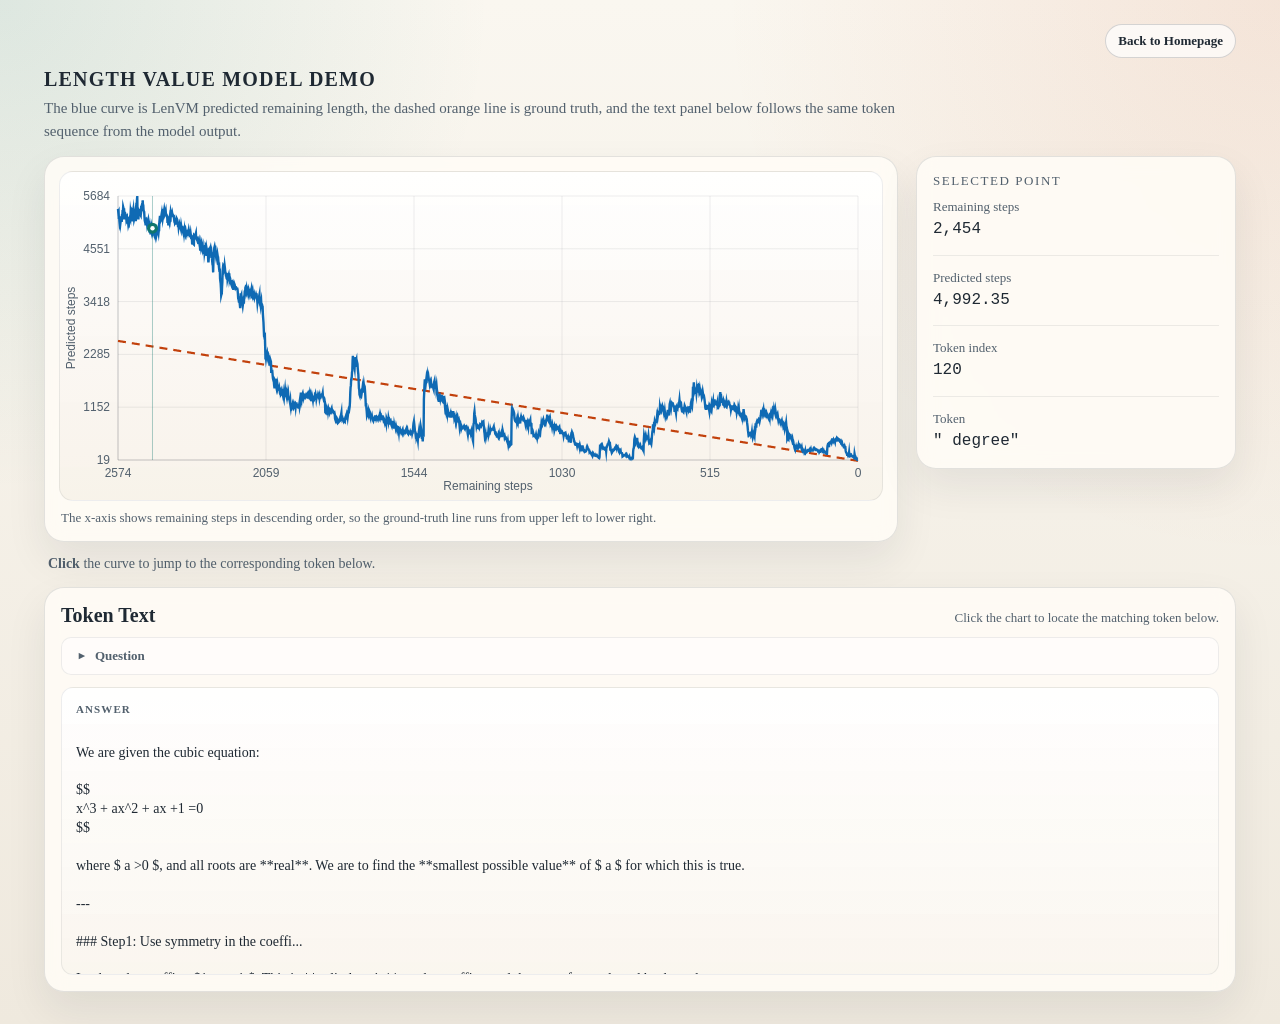
<file: demo/index.html>
<!doctype html>
<html lang="en">
<head>
  <meta charset="utf-8">
  <meta name="viewport" content="width=device-width, initial-scale=1">
  <title>Length Value Model Demo</title>
  <style>
    :root {
      --panel: rgba(255, 252, 246, 0.88);
      --ink: #1f2933;
      --muted: #52606d;
      --curve: #0f6ab4;
      --truth: #c2410c;
      --active: #fde68a;
      --near: #fff7d6;
      --border: rgba(31, 41, 51, 0.12);
    }
    * { box-sizing: border-box; }
    body {
      margin: 0;
      font-family: "Iowan Old Style", "Palatino Linotype", "Book Antiqua", serif;
      color: var(--ink);
      background:
        radial-gradient(circle at top left, rgba(15, 118, 110, 0.12), transparent 30%),
        radial-gradient(circle at top right, rgba(194, 65, 12, 0.10), transparent 34%),
        linear-gradient(180deg, #faf7f0 0%, #efe9de 100%);
    }
    .page {
      max-width: 1240px;
      margin: 0 auto;
      padding: 24px 24px 32px;
    }
    .hero { margin-bottom: 14px; }
    .top-actions {
      display: flex;
      justify-content: flex-end;
      margin-bottom: 10px;
    }
    .back-link {
      display: inline-flex;
      align-items: center;
      gap: 8px;
      padding: 8px 12px;
      border-radius: 999px;
      border: 1px solid rgba(31, 41, 51, 0.18);
      color: var(--ink);
      background: rgba(255, 255, 255, 0.7);
      text-decoration: none;
      font-size: 13px;
      font-weight: 600;
    }
    .back-link:hover { background: rgba(255, 255, 255, 0.95); }
    .eyebrow {
      font-size: 20px;
      letter-spacing: 0.06em;
      text-transform: uppercase;
      font-weight: 800;
      color: var(--ink);
      margin-bottom: 6px;
    }
    .subtitle {
      max-width: 900px;
      margin-top: 0;
      color: var(--muted);
      font-size: 15px;
      line-height: 1.5;
    }
    .layout {
      display: grid;
      grid-template-columns: minmax(0, 1.1fr) 320px;
      gap: 18px;
      align-items: start;
    }
    .panel {
      background: var(--panel);
      border: 1px solid var(--border);
      border-radius: 20px;
      box-shadow: 0 18px 40px rgba(31, 41, 51, 0.08);
      backdrop-filter: blur(10px);
    }
    .chart-panel { padding: 14px; }
    .chart-frame {
      position: relative;
      width: 100%;
      aspect-ratio: 2.5 / 1;
      border-radius: 14px;
      overflow: hidden;
      background: linear-gradient(180deg, rgba(255, 255, 255, 0.9), rgba(247, 242, 233, 0.92));
      border: 1px solid rgba(31, 41, 51, 0.08);
    }
    #chart { width: 100%; height: 100%; display: block; }
    .chart-note {
      margin: 8px 2px 0;
      color: var(--muted);
      font-size: 13px;
      line-height: 1.45;
    }
    .middle-note {
      margin: 12px 4px;
      color: var(--muted);
      font-size: 14px;
      line-height: 1.45;
    }
    .side-panel { padding: 16px; position: sticky; top: 14px; }
    .side-title {
      font-size: 13px;
      letter-spacing: 0.12em;
      text-transform: uppercase;
      color: var(--muted);
      margin-bottom: 10px;
    }
    .metric {
      margin-bottom: 14px;
      padding-bottom: 14px;
      border-bottom: 1px solid rgba(31, 41, 51, 0.08);
    }
    .metric:last-child { border-bottom: 0; margin-bottom: 0; padding-bottom: 0; }
    .label { color: var(--muted); font-size: 13px; margin-bottom: 4px; }
    .value {
      font-family: "SFMono-Regular", Consolas, "Liberation Mono", monospace;
      font-size: 16px;
      line-height: 1.35;
      word-break: break-word;
    }
    .text-panel { margin-top: 0; padding: 16px; }
    .text-head {
      display: flex;
      align-items: baseline;
      justify-content: space-between;
      gap: 12px;
      margin-bottom: 10px;
    }
    .text-title { margin: 0; font-size: 20px; }
    .text-subtitle { color: var(--muted); font-size: 13px; line-height: 1.4; }
    .question-static {
      margin: 0 0 12px;
      border-radius: 10px;
      background: rgba(255, 255, 255, 0.5);
      border: 1px solid rgba(31, 41, 51, 0.08);
      overflow: hidden;
    }
    .question-header {
      padding: 10px 14px;
      font-size: 13px;
      font-weight: 600;
      color: var(--muted);
      cursor: pointer;
      user-select: none;
      display: flex;
      align-items: center;
      gap: 8px;
    }
    .question-header:hover {
      background: rgba(31, 41, 51, 0.03);
    }
    .question-toggle {
      font-size: 11px;
      transition: transform 0.2s ease;
    }
    .question-toggle.collapsed {
      transform: rotate(-90deg);
    }
    .question-content {
      padding: 0 14px 12px;
      font-size: 14px;
      line-height: 1.6;
      color: var(--ink);
      white-space: pre-wrap;
      word-break: break-word;
      max-height: 500px;
      overflow: auto;
      transition: max-height 0.3s ease, padding 0.3s ease;
    }
    .question-content.collapsed {
      max-height: 0;
      padding: 0 14px;
      overflow: hidden;
    }
    .text-box {
      max-height: 32vh;
      overflow: auto;
      padding: 14px;
      border-radius: 12px;
      border: 1px solid rgba(31, 41, 51, 0.08);
      background: linear-gradient(180deg, rgba(255,255,255,0.9), rgba(250,246,239,0.95));
      font-size: 14px;
      line-height: 1.35;
      white-space: pre-wrap;
      word-break: break-word;
      scroll-behavior: auto;
    }
    .token {
      border-radius: 5px;
      transition: background-color 90ms ease, color 90ms ease;
      cursor: default;
    }
    .token.near { background: var(--near); }
    .token.active { background: var(--active); color: #111827; }
    @media (max-width: 980px) {
      .layout { grid-template-columns: 1fr; }
      .side-panel { position: static; }
      .text-box { max-height: 44vh; }
    }
  </style>
</head>
<body>
  <div class="page">
    <section class="hero">
      <div class="top-actions">
        <a class="back-link" href="../index.htm">Back to Homepage</a>
      </div>
      <div class="eyebrow">Length Value Model Demo</div>
      <div class="subtitle">
        The blue curve is LenVM predicted remaining length, the dashed orange line is ground truth,
        and the text panel below follows the same token sequence from the model output.
      </div>
    </section>

    <section class="layout">
      <div class="panel chart-panel">
        <div class="chart-frame"><canvas id="chart"></canvas></div>
        <div class="chart-note">The x-axis shows remaining steps in descending order, so the ground-truth line runs from upper left to lower right.</div>
      </div>
      <aside class="panel side-panel">
        <div class="side-title">Selected Point</div>
        <div class="metric"><div class="label">Remaining steps</div><div class="value" id="remainingValue">-</div></div>
        <div class="metric"><div class="label">Predicted steps</div><div class="value" id="predictedValue">-</div></div>
        <div class="metric"><div class="label">Token index</div><div class="value" id="stepValue">-</div></div>
        <div class="metric"><div class="label">Token</div><div class="value" id="tokenValue">-</div></div>
      </aside>
    </section>

    <div class="middle-note"><strong>Click</strong> the curve to jump to the corresponding token below.</div>

    <section class="panel text-panel">
      <div class="text-head">
        <h2 class="text-title">Token Text</h2>
        <div class="text-subtitle">Click the chart to locate the matching token below.</div>
      </div>
      <div class="question-static">
        <div class="question-header" id="questionHeader">
          <span class="question-toggle collapsed">▼</span>
          <span>Question</span>
        </div>
        <div class="question-content collapsed" id="questionContent"></div>
      </div>
      <div class="text-box" id="textBox"></div>
    </section>
  </div>

  <script>
    const demoData = {"question": "Please reason step by step, and put your final answer within \\boxed{}.\n\nLet $a$ be a positive real number such that all the roots of\n\\[x^3 + ax^2 + ax + 1 = 0\\]are real.  Find the smallest possible value of $a.$", "meta": {"true_min": 0, "true_max": 2574, "pred_min": 18.569, "pred_max": 5683.787, "count": 2575}, "points": [{"step": -1, "token_id": 198, "raw_token": "\\n", "display_token": "\n", "len_pred": 5408.946, "true": 2574}, {"step": 0, "token_id": 1654, "raw_token": "We", "display_token": "We", "len_pred": 5344.61, "true": 2573}, {"step": 1, "token_id": 525, "raw_token": " are", "display_token": " are", "len_pred": 5357.443, "true": 2572}, {"step": 2, "token_id": 2661, "raw_token": " given", "display_token": " given", "len_pred": 5191.966, "true": 2571}, {"step": 3, "token_id": 279, "raw_token": " the", "display_token": " the", "len_pred": 5255.265, "true": 2570}, {"step": 4, "token_id": 40899, "raw_token": " cubic", "display_token": " cubic", "len_pred": 5141.641, "true": 2569}, {"step": 5, "token_id": 23606, "raw_token": " equation", "display_token": " equation", "len_pred": 5079.13, "true": 2568}, {"step": 6, "token_id": 1447, "raw_token": ":\\n\\n", "display_token": ":\n\n", "len_pred": 5104.081, "true": 2567}, {"step": 7, "token_id": 14085, "raw_token": "$$", "display_token": "$$", "len_pred": 5204.59, "true": 2566}, {"step": 8, "token_id": 198, "raw_token": "\\n", "display_token": "\n", "len_pred": 5129.103, "true": 2565}, {"step": 9, "token_id": 87, "raw_token": "x", "display_token": "x", "len_pred": 5179.359, "true": 2564}, {"step": 10, "token_id": 61, "raw_token": "^", "display_token": "^", "len_pred": 5191.966, "true": 2563}, {"step": 11, "token_id": 18, "raw_token": "3", "display_token": "3", "len_pred": 5217.234, "true": 2562}, {"step": 12, "token_id": 488, "raw_token": " +", "display_token": " +", "len_pred": 5129.103, "true": 2561}, {"step": 13, "token_id": 3859, "raw_token": " ax", "display_token": " ax", "len_pred": 5293.452, "true": 2560}, {"step": 14, "token_id": 61, "raw_token": "^", "display_token": "^", "len_pred": 5242.57, "true": 2559}, {"step": 15, "token_id": 17, "raw_token": "2", "display_token": "2", "len_pred": 5383.16, "true": 2558}, {"step": 16, "token_id": 488, "raw_token": " +", "display_token": " +", "len_pred": 5331.795, "true": 2557}, {"step": 17, "token_id": 3859, "raw_token": " ax", "display_token": " ax", "len_pred": 5447.752, "true": 2556}, {"step": 18, "token_id": 488, "raw_token": " +", "display_token": " +", "len_pred": 5421.864, "true": 2555}, {"step": 19, "token_id": 220, "raw_token": "", "display_token": "", "len_pred": 5179.359, "true": 2554}, {"step": 20, "token_id": 16, "raw_token": "1", "display_token": "1", "len_pred": 5421.864, "true": 2553}, {"step": 21, "token_id": 284, "raw_token": " =", "display_token": " =", "len_pred": 5306.216, "true": 2552}, {"step": 22, "token_id": 220, "raw_token": "", "display_token": "", "len_pred": 5242.57, "true": 2551}, {"step": 23, "token_id": 15, "raw_token": "0", "display_token": "0", "len_pred": 5344.61, "true": 2550}, {"step": 24, "token_id": 198, "raw_token": "\\n", "display_token": "\n", "len_pred": 5280.706, "true": 2549}, {"step": 25, "token_id": 14085, "raw_token": "$$", "display_token": "$$", "len_pred": 5280.706, "true": 2548}, {"step": 26, "token_id": 271, "raw_token": "\\n\\n", "display_token": "\n\n", "len_pred": 5179.359, "true": 2547}, {"step": 27, "token_id": 2870, "raw_token": "where", "display_token": "where", "len_pred": 5267.977, "true": 2546}, {"step": 28, "token_id": 400, "raw_token": " $", "display_token": " $", "len_pred": 5191.966, "true": 2545}, {"step": 29, "token_id": 264, "raw_token": " a", "display_token": " a", "len_pred": 5217.234, "true": 2544}, {"step": 30, "token_id": 861, "raw_token": " >", "display_token": " >", "len_pred": 5229.894, "true": 2543}, {"step": 31, "token_id": 220, "raw_token": "", "display_token": "", "len_pred": 5091.596, "true": 2542}, {"step": 32, "token_id": 15, "raw_token": "0", "display_token": "0", "len_pred": 5204.59, "true": 2541}, {"step": 33, "token_id": 400, "raw_token": " $", "display_token": " $", "len_pred": 5191.966, "true": 2540}, {"step": 34, "token_id": 11, "raw_token": ",", "display_token": ",", "len_pred": 5129.103, "true": 2539}, {"step": 35, "token_id": 323, "raw_token": " and", "display_token": " and", "len_pred": 5066.679, "true": 2538}, {"step": 36, "token_id": 678, "raw_token": " all", "display_token": " all", "len_pred": 5091.596, "true": 2537}, {"step": 37, "token_id": 19703, "raw_token": " roots", "display_token": " roots", "len_pred": 5079.13, "true": 2536}, {"step": 38, "token_id": 525, "raw_token": " are", "display_token": " are", "len_pred": 5141.641, "true": 2535}, {"step": 39, "token_id": 3070, "raw_token": " **", "display_token": " **", "len_pred": 5217.234, "true": 2534}, {"step": 40, "token_id": 7951, "raw_token": "real", "display_token": "real", "len_pred": 5217.234, "true": 2533}, {"step": 41, "token_id": 334, "raw_token": "**", "display_token": "**", "len_pred": 5242.57, "true": 2532}, {"step": 42, "token_id": 13, "raw_token": ".", "display_token": ".", "len_pred": 5217.234, "true": 2531}, {"step": 43, "token_id": 1205, "raw_token": " We", "display_token": " We", "len_pred": 5344.61, "true": 2530}, {"step": 44, "token_id": 525, "raw_token": " are", "display_token": " are", "len_pred": 5306.216, "true": 2529}, {"step": 45, "token_id": 311, "raw_token": " to", "display_token": " to", "len_pred": 5293.452, "true": 2528}, {"step": 46, "token_id": 1477, "raw_token": " find", "display_token": " find", "len_pred": 5293.452, "true": 2527}, {"step": 47, "token_id": 279, "raw_token": " the", "display_token": " the", "len_pred": 5141.641, "true": 2526}, {"step": 48, "token_id": 3070, "raw_token": " **", "display_token": " **", "len_pred": 5204.59, "true": 2525}, {"step": 49, "token_id": 3563, "raw_token": "sm", "display_token": "sm", "len_pred": 5357.443, "true": 2524}, {"step": 50, "token_id": 19236, "raw_token": "allest", "display_token": "allest", "len_pred": 5344.61, "true": 2523}, {"step": 51, "token_id": 3204, "raw_token": " possible", "display_token": " possible", "len_pred": 5344.61, "true": 2522}, {"step": 52, "token_id": 897, "raw_token": " value", "display_token": " value", "len_pred": 5383.16, "true": 2521}, {"step": 53, "token_id": 334, "raw_token": "**", "display_token": "**", "len_pred": 5255.265, "true": 2520}, {"step": 54, "token_id": 315, "raw_token": " of", "display_token": " of", "len_pred": 5255.265, "true": 2519}, {"step": 55, "token_id": 400, "raw_token": " $", "display_token": " $", "len_pred": 5179.359, "true": 2518}, {"step": 56, "token_id": 264, "raw_token": " a", "display_token": " a", "len_pred": 5204.59, "true": 2517}, {"step": 57, "token_id": 400, "raw_token": " $", "display_token": " $", "len_pred": 5267.977, "true": 2516}, {"step": 58, "token_id": 369, "raw_token": " for", "display_token": " for", "len_pred": 5306.216, "true": 2515}, {"step": 59, "token_id": 892, "raw_token": " which", "display_token": " which", "len_pred": 5217.234, "true": 2514}, {"step": 60, "token_id": 419, "raw_token": " this", "display_token": " this", "len_pred": 5217.234, "true": 2513}, {"step": 61, "token_id": 374, "raw_token": " is", "display_token": " is", "len_pred": 5141.641, "true": 2512}, {"step": 62, "token_id": 830, "raw_token": " true", "display_token": " true", "len_pred": 5267.977, "true": 2511}, {"step": 63, "token_id": 382, "raw_token": ".\\n\\n", "display_token": ".\n\n", "len_pred": 5538.895, "true": 2510}, {"step": 64, "token_id": 44364, "raw_token": "---\\n\\n", "display_token": "---\n\n", "len_pred": 5460.721, "true": 2509}, {"step": 65, "token_id": 14374, "raw_token": "###", "display_token": "###", "len_pred": 5604.503, "true": 2508}, {"step": 66, "token_id": 14822, "raw_token": " Step", "display_token": " Step", "len_pred": 5683.787, "true": 2507}, {"step": 67, "token_id": 220, "raw_token": "", "display_token": "", "len_pred": 5331.795, "true": 2506}, {"step": 68, "token_id": 16, "raw_token": "1", "display_token": "1", "len_pred": 5434.8, "true": 2505}, {"step": 69, "token_id": 25, "raw_token": ":", "display_token": ":", "len_pred": 5318.997, "true": 2504}, {"step": 70, "token_id": 5443, "raw_token": " Use", "display_token": " Use", "len_pred": 5179.359, "true": 2503}, {"step": 71, "token_id": 45120, "raw_token": " symmetry", "display_token": " symmetry", "len_pred": 5357.443, "true": 2502}, {"step": 72, "token_id": 304, "raw_token": " in", "display_token": " in", "len_pred": 5306.216, "true": 2501}, {"step": 73, "token_id": 279, "raw_token": " the", "display_token": " the", "len_pred": 5318.997, "true": 2500}, {"step": 74, "token_id": 36829, "raw_token": " coeffi...", "display_token": " coeffi...", "len_pred": 5408.946, "true": 2499}, {"step": 75, "token_id": 271, "raw_token": "\\n\\n", "display_token": "\n\n", "len_pred": 5344.61, "true": 2498}, {"step": 76, "token_id": 10380, "raw_token": "Look", "display_token": "Look", "len_pred": 5293.452, "true": 2497}, {"step": 77, "token_id": 518, "raw_token": " at", "display_token": " at", "len_pred": 5280.706, "true": 2496}, {"step": 78, "token_id": 279, "raw_token": " the", "display_token": " the", "len_pred": 5267.977, "true": 2495}, {"step": 79, "token_id": 36829, "raw_token": " coeffi...", "display_token": " coeffi...", "len_pred": 5383.16, "true": 2494}, {"step": 80, "token_id": 25, "raw_token": ":", "display_token": ":", "len_pred": 5370.293, "true": 2493}, {"step": 81, "token_id": 400, "raw_token": " $", "display_token": " $", "len_pred": 5421.864, "true": 2492}, {"step": 82, "token_id": 220, "raw_token": "", "display_token": "", "len_pred": 5486.711, "true": 2491}, {"step": 83, "token_id": 16, "raw_token": "1", "display_token": "1", "len_pred": 5512.769, "true": 2490}, {"step": 84, "token_id": 11, "raw_token": ",", "display_token": ",", "len_pred": 5538.895, "true": 2489}, {"step": 85, "token_id": 264, "raw_token": " a", "display_token": " a", "len_pred": 5591.348, "true": 2488}, {"step": 86, "token_id": 11, "raw_token": ",", "display_token": ",", "len_pred": 5473.708, "true": 2487}, {"step": 87, "token_id": 264, "raw_token": " a", "display_token": " a", "len_pred": 5473.708, "true": 2486}, {"step": 88, "token_id": 11, "raw_token": ",", "display_token": ",", "len_pred": 5383.16, "true": 2485}, {"step": 89, "token_id": 220, "raw_token": "", "display_token": "", "len_pred": 5357.443, "true": 2484}, {"step": 90, "token_id": 16, "raw_token": "1", "display_token": "1", "len_pred": 5344.61, "true": 2483}, {"step": 91, "token_id": 8672, "raw_token": " $.", "display_token": " $.", "len_pred": 5242.57, "true": 2482}, {"step": 92, "token_id": 1096, "raw_token": " This", "display_token": " This", "len_pred": 5154.196, "true": 2481}, {"step": 93, "token_id": 374, "raw_token": " is", "display_token": " is", "len_pred": 5129.103, "true": 2480}, {"step": 94, "token_id": 3070, "raw_token": " **", "display_token": " **", "len_pred": 5141.641, "true": 2479}, {"step": 95, "token_id": 19308, "raw_token": "pal", "display_token": "pal", "len_pred": 5054.248, "true": 2478}, {"step": 96, "token_id": 484, "raw_token": "ind", "display_token": "ind", "len_pred": 5204.59, "true": 2477}, {"step": 97, "token_id": 441, "raw_token": "rom", "display_token": "rom", "len_pred": 5154.196, "true": 2476}, {"step": 98, "token_id": 292, "raw_token": "ic", "display_token": "ic", "len_pred": 5166.768, "true": 2475}, {"step": 99, "token_id": 334, "raw_token": "**", "display_token": "**", "len_pred": 5129.103, "true": 2474}, {"step": 100, "token_id": 1959, "raw_token": " —", "display_token": " —", "len_pred": 5079.13, "true": 2473}, {"step": 101, "token_id": 279, "raw_token": " the", "display_token": " the", "len_pred": 5116.584, "true": 2472}, {"step": 102, "token_id": 36829, "raw_token": " coeffi...", "display_token": " coeffi...", "len_pred": 5129.103, "true": 2471}, {"step": 103, "token_id": 1349, "raw_token": " read", "display_token": " read", "len_pred": 5129.103, "true": 2470}, {"step": 104, "token_id": 279, "raw_token": " the", "display_token": " the", "len_pred": 5129.103, "true": 2469}, {"step": 105, "token_id": 1852, "raw_token": " same", "display_token": " same", "len_pred": 5166.768, "true": 2468}, {"step": 106, "token_id": 41054, "raw_token": " forwards", "display_token": " forwards", "len_pred": 5129.103, "true": 2467}, {"step": 107, "token_id": 323, "raw_token": " and", "display_token": " and", "len_pred": 5129.103, "true": 2466}, {"step": 108, "token_id": 28412, "raw_token": " backwards", "display_token": " backwards", "len_pred": 5091.596, "true": 2465}, {"step": 109, "token_id": 382, "raw_token": ".\\n\\n", "display_token": ".\n\n", "len_pred": 4894.247, "true": 2464}, {"step": 110, "token_id": 2461, "raw_token": "For", "display_token": "For", "len_pred": 5029.437, "true": 2463}, {"step": 111, "token_id": 264, "raw_token": " a", "display_token": " a", "len_pred": 5004.696, "true": 2462}, {"step": 112, "token_id": 10854, "raw_token": " pal", "display_token": " pal", "len_pred": 4857.751, "true": 2461}, {"step": 113, "token_id": 484, "raw_token": "ind", "display_token": "ind", "len_pred": 4992.353, "true": 2460}, {"step": 114, "token_id": 441, "raw_token": "rom", "display_token": "rom", "len_pred": 4943.157, "true": 2459}, {"step": 115, "token_id": 292, "raw_token": "ic", "display_token": "ic", "len_pred": 4918.666, "true": 2458}, {"step": 116, "token_id": 47311, "raw_token": " polyno...", "display_token": " polyno...", "len_pred": 5041.833, "true": 2457}, {"step": 117, "token_id": 315, "raw_token": " of", "display_token": " of", "len_pred": 5017.058, "true": 2456}, {"step": 118, "token_id": 10322, "raw_token": " odd", "display_token": " odd", "len_pred": 4882.063, "true": 2455}, {"step": 119, "token_id": 8381, "raw_token": " degree", "display_token": " degree", "len_pred": 4992.353, "true": 2454}, {"step": 120, "token_id": 11, "raw_token": ",", "display_token": ",", "len_pred": 4992.353, "true": 2453}, {"step": 121, "token_id": 582, "raw_token": " we", "display_token": " we", "len_pred": 4930.903, "true": 2452}, {"step": 122, "token_id": 646, "raw_token": " can", "display_token": " can", "len_pred": 4955.43, "true": 2451}, {"step": 123, "token_id": 990, "raw_token": " use", "display_token": " use", "len_pred": 4906.447, "true": 2450}, {"step": 124, "token_id": 279, "raw_token": " the", "display_token": " the", "len_pred": 4882.063, "true": 2449}, {"step": 125, "token_id": 48968, "raw_token": " substi...", "display_token": " substi...", "len_pred": 4967.72, "true": 2448}, {"step": 126, "token_id": 1447, "raw_token": ":\\n\\n", "display_token": ":\n\n", "len_pred": 4955.43, "true": 2447}, {"step": 127, "token_id": 14085, "raw_token": "$$", "display_token": "$$", "len_pred": 4943.157, "true": 2446}, {"step": 128, "token_id": 198, "raw_token": "\\n", "display_token": "\n", "len_pred": 4906.447, "true": 2445}, {"step": 129, "token_id": 87, "raw_token": "x", "display_token": "x", "len_pred": 5066.679, "true": 2444}, {"step": 130, "token_id": 488, "raw_token": " +", "display_token": " +", "len_pred": 4980.028, "true": 2443}, {"step": 131, "token_id": 1124, "raw_token": " \\", "display_token": " \\", "len_pred": 4906.447, "true": 2442}, {"step": 132, "token_id": 37018, "raw_token": "frac", "display_token": "frac", "len_pred": 4918.666, "true": 2441}, {"step": 133, "token_id": 90, "raw_token": "{", "display_token": "{", "len_pred": 4851.684, "true": 2440}, {"step": 134, "token_id": 16, "raw_token": "1", "display_token": "1", "len_pred": 4882.063, "true": 2439}, {"step": 135, "token_id": 15170, "raw_token": "}{", "display_token": "}{", "len_pred": 4894.247, "true": 2438}, {"step": 136, "token_id": 87, "raw_token": "x", "display_token": "x", "len_pred": 4955.43, "true": 2437}, {"step": 137, "token_id": 92, "raw_token": "}", "display_token": "}", "len_pred": 4967.72, "true": 2436}, {"step": 138, "token_id": 284, "raw_token": " =", "display_token": " =", "len_pred": 4882.063, "true": 2435}, {"step": 139, "token_id": 379, "raw_token": " y", "display_token": " y", "len_pred": 4930.903, "true": 2434}, {"step": 140, "token_id": 198, "raw_token": "\\n", "display_token": "\n", "len_pred": 4894.247, "true": 2433}, {"step": 141, "token_id": 14085, "raw_token": "$$", "display_token": "$$", "len_pred": 4955.43, "true": 2432}, {"step": 142, "token_id": 271, "raw_token": "\\n\\n", "display_token": "\n\n", "len_pred": 4955.43, "true": 2431}, {"step": 143, "token_id": 3983, "raw_token": "But", "display_token": "But", "len_pred": 5129.103, "true": 2430}, {"step": 144, "token_id": 1156, "raw_token": " first", "display_token": " first", "len_pred": 5191.966, "true": 2429}, {"step": 145, "token_id": 11, "raw_token": ",", "display_token": ",", "len_pred": 5255.265, "true": 2428}, {"step": 146, "token_id": 5185, "raw_token": " note", "display_token": " note", "len_pred": 5191.966, "true": 2427}, {"step": 147, "token_id": 25, "raw_token": ":", "display_token": ":", "len_pred": 5141.641, "true": 2426}, {"step": 148, "token_id": 421, "raw_token": " if", "display_token": " if", "len_pred": 5154.196, "true": 2425}, {"step": 149, "token_id": 400, "raw_token": " $", "display_token": " $", "len_pred": 5191.966, "true": 2424}, {"step": 150, "token_id": 856, "raw_token": " x", "display_token": " x", "len_pred": 5267.977, "true": 2423}, {"step": 151, "token_id": 400, "raw_token": " $", "display_token": " $", "len_pred": 5306.216, "true": 2422}, {"step": 152, "token_id": 374, "raw_token": " is", "display_token": " is", "len_pred": 5242.57, "true": 2421}, {"step": 153, "token_id": 264, "raw_token": " a", "display_token": " a", "len_pred": 5191.966, "true": 2420}, {"step": 154, "token_id": 3704, "raw_token": " root", "display_token": " root", "len_pred": 5306.216, "true": 2419}, {"step": 155, "token_id": 11, "raw_token": ",", "display_token": ",", "len_pred": 5217.234, "true": 2418}, {"step": 156, "token_id": 1221, "raw_token": " then", "display_token": " then", "len_pred": 5255.265, "true": 2417}, {"step": 157, "token_id": 400, "raw_token": " $", "display_token": " $", "len_pred": 5280.706, "true": 2416}, {"step": 158, "token_id": 1124, "raw_token": " \\", "display_token": " \\", "len_pred": 5408.946, "true": 2415}, {"step": 159, "token_id": 37018, "raw_token": "frac", "display_token": "frac", "len_pred": 5357.443, "true": 2414}, {"step": 160, "token_id": 90, "raw_token": "{", "display_token": "{", "len_pred": 5396.044, "true": 2413}, {"step": 161, "token_id": 16, "raw_token": "1", "display_token": "1", "len_pred": 5357.443, "true": 2412}, {"step": 162, "token_id": 15170, "raw_token": "}{", "display_token": "}{", "len_pred": 5408.946, "true": 2411}, {"step": 163, "token_id": 87, "raw_token": "x", "display_token": "x", "len_pred": 5331.795, "true": 2410}, {"step": 164, "token_id": 92, "raw_token": "}", "display_token": "}", "len_pred": 5331.795, "true": 2409}, {"step": 165, "token_id": 400, "raw_token": " $", "display_token": " $", "len_pred": 5357.443, "true": 2408}, {"step": 166, "token_id": 374, "raw_token": " is", "display_token": " is", "len_pred": 5280.706, "true": 2407}, {"step": 167, "token_id": 1083, "raw_token": " also", "display_token": " also", "len_pred": 5267.977, "true": 2406}, {"step": 168, "token_id": 264, "raw_token": " a", "display_token": " a", "len_pred": 5255.265, "true": 2405}, {"step": 169, "token_id": 3704, "raw_token": " root", "display_token": " root", "len_pred": 5267.977, "true": 2404}, {"step": 170, "token_id": 11, "raw_token": ",", "display_token": ",", "len_pred": 5255.265, "true": 2403}, {"step": 171, "token_id": 4152, "raw_token": " due", "display_token": " due", "len_pred": 5129.103, "true": 2402}, {"step": 172, "token_id": 311, "raw_token": " to", "display_token": " to", "len_pred": 5129.103, "true": 2401}, {"step": 173, "token_id": 45120, "raw_token": " symmetry", "display_token": " symmetry", "len_pred": 5242.57, "true": 2400}, {"step": 174, "token_id": 382, "raw_token": ".\\n\\n", "display_token": ".\n\n", "len_pred": 5054.248, "true": 2399}, {"step": 175, "token_id": 10061, "raw_token": "Let", "display_token": "Let", "len_pred": 5154.196, "true": 2398}, {"step": 176, "token_id": 748, "raw_token": "’s", "display_token": "’s", "len_pred": 5204.59, "true": 2397}, {"step": 177, "token_id": 1273, "raw_token": " test", "display_token": " test", "len_pred": 5217.234, "true": 2396}, {"step": 178, "token_id": 419, "raw_token": " this", "display_token": " this", "len_pred": 5166.768, "true": 2395}, {"step": 179, "token_id": 4522, "raw_token": " idea", "display_token": " idea", "len_pred": 5217.234, "true": 2394}, {"step": 180, "token_id": 382, "raw_token": ".\\n\\n", "display_token": ".\n\n", "len_pred": 5179.359, "true": 2393}, {"step": 181, "token_id": 10061, "raw_token": "Let", "display_token": "Let", "len_pred": 5229.894, "true": 2392}, {"step": 182, "token_id": 400, "raw_token": " $", "display_token": " $", "len_pred": 5217.234, "true": 2391}, {"step": 183, "token_id": 282, "raw_token": " f", "display_token": " f", "len_pred": 5344.61, "true": 2390}, {"step": 184, "token_id": 2075, "raw_token": "(x", "display_token": "(x", "len_pred": 5318.997, "true": 2389}, {"step": 185, "token_id": 8, "raw_token": ")", "display_token": ")", "len_pred": 5255.265, "true": 2388}, {"step": 186, "token_id": 284, "raw_token": " =", "display_token": " =", "len_pred": 5255.265, "true": 2387}, {"step": 187, "token_id": 856, "raw_token": " x", "display_token": " x", "len_pred": 5255.265, "true": 2386}, {"step": 188, "token_id": 61, "raw_token": "^", "display_token": "^", "len_pred": 5293.452, "true": 2385}, {"step": 189, "token_id": 18, "raw_token": "3", "display_token": "3", "len_pred": 5255.265, "true": 2384}, {"step": 190, "token_id": 488, "raw_token": " +", "display_token": " +", "len_pred": 5255.265, "true": 2383}, {"step": 191, "token_id": 3859, "raw_token": " ax", "display_token": " ax", "len_pred": 5267.977, "true": 2382}, {"step": 192, "token_id": 61, "raw_token": "^", "display_token": "^", "len_pred": 5255.265, "true": 2381}, {"step": 193, "token_id": 17, "raw_token": "2", "display_token": "2", "len_pred": 5242.57, "true": 2380}, {"step": 194, "token_id": 488, "raw_token": " +", "display_token": " +", "len_pred": 5191.966, "true": 2379}, {"step": 195, "token_id": 3859, "raw_token": " ax", "display_token": " ax", "len_pred": 5204.59, "true": 2378}, {"step": 196, "token_id": 488, "raw_token": " +", "display_token": " +", "len_pred": 5141.641, "true": 2377}, {"step": 197, "token_id": 220, "raw_token": "", "display_token": "", "len_pred": 5104.081, "true": 2376}, {"step": 198, "token_id": 16, "raw_token": "1", "display_token": "1", "len_pred": 5116.584, "true": 2375}, {"step": 199, "token_id": 84500, "raw_token": " $\\n\\n", "display_token": " $\n\n", "len_pred": 5116.584, "true": 2374}, {"step": 200, "token_id": 12209, "raw_token": "Then", "display_token": "Then", "len_pred": 5091.596, "true": 2373}, {"step": 201, "token_id": 1447, "raw_token": ":\\n\\n", "display_token": ":\n\n", "len_pred": 5091.596, "true": 2372}, {"step": 202, "token_id": 14085, "raw_token": "$$", "display_token": "$$", "len_pred": 5141.641, "true": 2371}, {"step": 203, "token_id": 198, "raw_token": "\\n", "display_token": "\n", "len_pred": 5129.103, "true": 2370}, {"step": 204, "token_id": 69, "raw_token": "f", "display_token": "f", "len_pred": 5191.966, "true": 2369}, {"step": 205, "token_id": 59, "raw_token": "\\", "display_token": "\\", "len_pred": 5179.359, "true": 2368}, {"step": 206, "token_id": 2359, "raw_token": "left", "display_token": "left", "len_pred": 5091.596, "true": 2367}, {"step": 207, "token_id": 11520, "raw_token": "(\\", "display_token": "(\\", "len_pred": 5091.596, "true": 2366}, {"step": 208, "token_id": 37018, "raw_token": "frac", "display_token": "frac", "len_pred": 5017.058, "true": 2365}, {"step": 209, "token_id": 90, "raw_token": "{", "display_token": "{", "len_pred": 5091.596, "true": 2364}, {"step": 210, "token_id": 16, "raw_token": "1", "display_token": "1", "len_pred": 5017.058, "true": 2363}, {"step": 211, "token_id": 15170, "raw_token": "}{", "display_token": "}{", "len_pred": 5054.248, "true": 2362}, {"step": 212, "token_id": 87, "raw_token": "x", "display_token": "x", "len_pred": 5041.833, "true": 2361}, {"step": 213, "token_id": 11035, "raw_token": "}\\", "display_token": "}\\", "len_pred": 5079.13, "true": 2360}, {"step": 214, "token_id": 1291, "raw_token": "right", "display_token": "right", "len_pred": 5054.248, "true": 2359}, {"step": 215, "token_id": 8, "raw_token": ")", "display_token": ")", "len_pred": 5054.248, "true": 2358}, {"step": 216, "token_id": 284, "raw_token": " =", "display_token": " =", "len_pred": 5017.058, "true": 2357}, {"step": 217, "token_id": 1124, "raw_token": " \\", "display_token": " \\", "len_pred": 4992.353, "true": 2356}, {"step": 218, "token_id": 37018, "raw_token": "frac", "display_token": "frac", "len_pred": 4967.72, "true": 2355}, {"step": 219, "token_id": 90, "raw_token": "{", "display_token": "{", "len_pred": 5041.833, "true": 2354}, {"step": 220, "token_id": 16, "raw_token": "1", "display_token": "1", "len_pred": 5004.696, "true": 2353}, {"step": 221, "token_id": 15170, "raw_token": "}{", "display_token": "}{", "len_pred": 4992.353, "true": 2352}, {"step": 222, "token_id": 87, "raw_token": "x", "display_token": "x", "len_pred": 5017.058, "true": 2351}, {"step": 223, "token_id": 61, "raw_token": "^", "display_token": "^", "len_pred": 5017.058, "true": 2350}, {"step": 224, "token_id": 18, "raw_token": "3", "display_token": "3", "len_pred": 4943.157, "true": 2349}, {"step": 225, "token_id": 92, "raw_token": "}", "display_token": "}", "len_pred": 4918.666, "true": 2348}, {"step": 226, "token_id": 488, "raw_token": " +", "display_token": " +", "len_pred": 4980.028, "true": 2347}, {"step": 227, "token_id": 264, "raw_token": " a", "display_token": " a", "len_pred": 4980.028, "true": 2346}, {"step": 228, "token_id": 59, "raw_token": "\\", "display_token": "\\", "len_pred": 4955.43, "true": 2345}, {"step": 229, "token_id": 37018, "raw_token": "frac", "display_token": "frac", "len_pred": 4894.247, "true": 2344}, {"step": 230, "token_id": 90, "raw_token": "{", "display_token": "{", "len_pred": 4943.157, "true": 2343}, {"step": 231, "token_id": 16, "raw_token": "1", "display_token": "1", "len_pred": 4882.063, "true": 2342}, {"step": 232, "token_id": 15170, "raw_token": "}{", "display_token": "}{", "len_pred": 4882.063, "true": 2341}, {"step": 233, "token_id": 87, "raw_token": "x", "display_token": "x", "len_pred": 4918.666, "true": 2340}, {"step": 234, "token_id": 61, "raw_token": "^", "display_token": "^", "len_pred": 4882.063, "true": 2339}, {"step": 235, "token_id": 17, "raw_token": "2", "display_token": "2", "len_pred": 4918.666, "true": 2338}, {"step": 236, "token_id": 92, "raw_token": "}", "display_token": "}", "len_pred": 4882.063, "true": 2337}, {"step": 237, "token_id": 488, "raw_token": " +", "display_token": " +", "len_pred": 4918.666, "true": 2336}, {"step": 238, "token_id": 264, "raw_token": " a", "display_token": " a", "len_pred": 4906.447, "true": 2335}, {"step": 239, "token_id": 59, "raw_token": "\\", "display_token": "\\", "len_pred": 4869.898, "true": 2334}, {"step": 240, "token_id": 37018, "raw_token": "frac", "display_token": "frac", "len_pred": 4882.063, "true": 2333}, {"step": 241, "token_id": 90, "raw_token": "{", "display_token": "{", "len_pred": 4918.666, "true": 2332}, {"step": 242, "token_id": 16, "raw_token": "1", "display_token": "1", "len_pred": 4930.903, "true": 2331}, {"step": 243, "token_id": 15170, "raw_token": "}{", "display_token": "}{", "len_pred": 4894.247, "true": 2330}, {"step": 244, "token_id": 87, "raw_token": "x", "display_token": "x", "len_pred": 4918.666, "true": 2329}, {"step": 245, "token_id": 92, "raw_token": "}", "display_token": "}", "len_pred": 4955.43, "true": 2328}, {"step": 246, "token_id": 488, "raw_token": " +", "display_token": " +", "len_pred": 4918.666, "true": 2327}, {"step": 247, "token_id": 220, "raw_token": "", "display_token": "", "len_pred": 4857.751, "true": 2326}, {"step": 248, "token_id": 16, "raw_token": "1", "display_token": "1", "len_pred": 4967.72, "true": 2325}, {"step": 249, "token_id": 284, "raw_token": " =", "display_token": " =", "len_pred": 4839.564, "true": 2324}, {"step": 250, "token_id": 1124, "raw_token": " \\", "display_token": " \\", "len_pred": 4815.377, "true": 2323}, {"step": 251, "token_id": 37018, "raw_token": "frac", "display_token": "frac", "len_pred": 4809.342, "true": 2322}, {"step": 252, "token_id": 90, "raw_token": "{", "display_token": "{", "len_pred": 4863.822, "true": 2321}, {"step": 253, "token_id": 16, "raw_token": "1", "display_token": "1", "len_pred": 4815.377, "true": 2320}, {"step": 254, "token_id": 488, "raw_token": " +", "display_token": " +", "len_pred": 4761.22, "true": 2319}, {"step": 255, "token_id": 264, "raw_token": " a", "display_token": " a", "len_pred": 4851.684, "true": 2318}, {"step": 256, "token_id": 856, "raw_token": " x", "display_token": " x", "len_pred": 4785.245, "true": 2317}, {"step": 257, "token_id": 488, "raw_token": " +", "display_token": " +", "len_pred": 4642.185, "true": 2316}, {"step": 258, "token_id": 264, "raw_token": " a", "display_token": " a", "len_pred": 4683.641, "true": 2315}, {"step": 259, "token_id": 856, "raw_token": " x", "display_token": " x", "len_pred": 4713.389, "true": 2314}, {"step": 260, "token_id": 61, "raw_token": "^", "display_token": "^", "len_pred": 4725.319, "true": 2313}, {"step": 261, "token_id": 17, "raw_token": "2", "display_token": "2", "len_pred": 4737.268, "true": 2312}, {"step": 262, "token_id": 488, "raw_token": " +", "display_token": " +", "len_pred": 4648.094, "true": 2311}, {"step": 263, "token_id": 856, "raw_token": " x", "display_token": " x", "len_pred": 4642.185, "true": 2310}, {"step": 264, "token_id": 61, "raw_token": "^", "display_token": "^", "len_pred": 4845.621, "true": 2309}, {"step": 265, "token_id": 18, "raw_token": "3", "display_token": "3", "len_pred": 4839.564, "true": 2308}, {"step": 266, "token_id": 15170, "raw_token": "}{", "display_token": "}{", "len_pred": 4803.311, "true": 2307}, {"step": 267, "token_id": 87, "raw_token": "x", "display_token": "x", "len_pred": 4809.342, "true": 2306}, {"step": 268, "token_id": 61, "raw_token": "^", "display_token": "^", "len_pred": 4815.377, "true": 2305}, {"step": 269, "token_id": 18, "raw_token": "3", "display_token": "3", "len_pred": 4857.751, "true": 2304}, {"step": 270, "token_id": 92, "raw_token": "}", "display_token": "}", "len_pred": 4882.063, "true": 2303}, {"step": 271, "token_id": 284, "raw_token": " =", "display_token": " =", "len_pred": 4773.224, "true": 2302}, {"step": 272, "token_id": 1124, "raw_token": " \\", "display_token": " \\", "len_pred": 4761.22, "true": 2301}, {"step": 273, "token_id": 37018, "raw_token": "frac", "display_token": "frac", "len_pred": 4773.224, "true": 2300}, {"step": 274, "token_id": 90, "raw_token": "{", "display_token": "{", "len_pred": 4767.22, "true": 2299}, {"step": 275, "token_id": 69, "raw_token": "f", "display_token": "f", "len_pred": 4773.224, "true": 2298}, {"step": 276, "token_id": 2075, "raw_token": "(x", "display_token": "(x", "len_pred": 4707.43, "true": 2297}, {"step": 277, "token_id": 9139, "raw_token": ")}", "display_token": ")}", "len_pred": 4689.581, "true": 2296}, {"step": 278, "token_id": 90, "raw_token": "{", "display_token": "{", "len_pred": 4695.526, "true": 2295}, {"step": 279, "token_id": 87, "raw_token": "x", "display_token": "x", "len_pred": 4683.641, "true": 2294}, {"step": 280, "token_id": 61, "raw_token": "^", "display_token": "^", "len_pred": 4683.641, "true": 2293}, {"step": 281, "token_id": 18, "raw_token": "3", "display_token": "3", "len_pred": 4713.389, "true": 2292}, {"step": 282, "token_id": 532, "raw_token": "}\\n", "display_token": "}\n", "len_pred": 4665.847, "true": 2291}, {"step": 283, "token_id": 14085, "raw_token": "$$", "display_token": "$$", "len_pred": 4624.487, "true": 2290}, {"step": 284, "token_id": 271, "raw_token": "\\n\\n", "display_token": "\n\n", "len_pred": 4589.213, "true": 2289}, {"step": 285, "token_id": 4416, "raw_token": "So", "display_token": "So", "len_pred": 4513.353, "true": 2288}, {"step": 286, "token_id": 400, "raw_token": " $", "display_token": " $", "len_pred": 4565.789, "true": 2287}, {"step": 287, "token_id": 282, "raw_token": " f", "display_token": " f", "len_pred": 4624.487, "true": 2286}, {"step": 288, "token_id": 7, "raw_token": "(", "display_token": "(", "len_pred": 4571.639, "true": 2285}, {"step": 289, "token_id": 16, "raw_token": "1", "display_token": "1", "len_pred": 4600.953, "true": 2284}, {"step": 290, "token_id": 10776, "raw_token": "/x", "display_token": "/x", "len_pred": 4636.281, "true": 2283}, {"step": 291, "token_id": 8, "raw_token": ")", "display_token": ")", "len_pred": 4583.35, "true": 2282}, {"step": 292, "token_id": 284, "raw_token": " =", "display_token": " =", "len_pred": 4559.944, "true": 2281}, {"step": 293, "token_id": 282, "raw_token": " f", "display_token": " f", "len_pred": 4530.79, "true": 2280}, {"step": 294, "token_id": 2075, "raw_token": "(x", "display_token": "(x", "len_pred": 4565.789, "true": 2279}, {"step": 295, "token_id": 5620, "raw_token": ")/", "display_token": ")/", "len_pred": 4467.055, "true": 2278}, {"step": 296, "token_id": 87, "raw_token": "x", "display_token": "x", "len_pred": 4519.16, "true": 2277}, {"step": 297, "token_id": 61, "raw_token": "^", "display_token": "^", "len_pred": 4495.957, "true": 2276}, {"step": 298, "token_id": 18, "raw_token": "3", "display_token": "3", "len_pred": 4507.549, "true": 2275}, {"step": 299, "token_id": 8672, "raw_token": " $.", "display_token": " $.", "len_pred": 4606.829, "true": 2274}, {"step": 300, "token_id": 15277, "raw_token": " Therefore", "display_token": " Therefore", "len_pred": 4484.382, "true": 2273}, {"step": 301, "token_id": 11, "raw_token": ",", "display_token": ",", "len_pred": 4524.973, "true": 2272}, {"step": 302, "token_id": 421, "raw_token": " if", "display_token": " if", "len_pred": 4630.381, "true": 2271}, {"step": 303, "token_id": 400, "raw_token": " $", "display_token": " $", "len_pred": 4495.957, "true": 2270}, {"step": 304, "token_id": 856, "raw_token": " x", "display_token": " x", "len_pred": 4624.487, "true": 2269}, {"step": 305, "token_id": 1124, "raw_token": " \\", "display_token": " \\", "len_pred": 4612.711, "true": 2268}, {"step": 306, "token_id": 811, "raw_token": "ne", "display_token": "ne", "len_pred": 4490.168, "true": 2267}, {"step": 307, "token_id": 220, "raw_token": "", "display_token": "", "len_pred": 4398.162, "true": 2266}, {"step": 308, "token_id": 15, "raw_token": "0", "display_token": "0", "len_pred": 4530.79, "true": 2265}, {"step": 309, "token_id": 400, "raw_token": " $", "display_token": " $", "len_pred": 4495.957, "true": 2264}, {"step": 310, "token_id": 374, "raw_token": " is", "display_token": " is", "len_pred": 4484.382, "true": 2263}, {"step": 311, "token_id": 264, "raw_token": " a", "display_token": " a", "len_pred": 4495.957, "true": 2262}, {"step": 312, "token_id": 3704, "raw_token": " root", "display_token": " root", "len_pred": 4409.599, "true": 2261}, {"step": 313, "token_id": 11, "raw_token": ",", "display_token": ",", "len_pred": 4284.824, "true": 2260}, {"step": 314, "token_id": 1221, "raw_token": " then", "display_token": " then", "len_pred": 4284.824, "true": 2259}, {"step": 315, "token_id": 400, "raw_token": " $", "display_token": " $", "len_pred": 4369.654, "true": 2258}, {"step": 316, "token_id": 220, "raw_token": "", "display_token": "", "len_pred": 4455.527, "true": 2257}, {"step": 317, "token_id": 16, "raw_token": "1", "display_token": "1", "len_pred": 4530.79, "true": 2256}, {"step": 318, "token_id": 10776, "raw_token": "/x", "display_token": "/x", "len_pred": 4542.438, "true": 2255}, {"step": 319, "token_id": 400, "raw_token": " $", "display_token": " $", "len_pred": 4559.944, "true": 2254}, {"step": 320, "token_id": 374, "raw_token": " is", "display_token": " is", "len_pred": 4548.269, "true": 2253}, {"step": 321, "token_id": 264, "raw_token": " a", "display_token": " a", "len_pred": 4571.639, "true": 2252}, {"step": 322, "token_id": 3704, "raw_token": " root", "display_token": " root", "len_pred": 4530.79, "true": 2251}, {"step": 323, "token_id": 382, "raw_token": ".\\n\\n", "display_token": ".\n\n", "len_pred": 4449.769, "true": 2250}, {"step": 324, "token_id": 44500, "raw_token": "Thus", "display_token": "Thus", "len_pred": 4352.604, "true": 2249}, {"step": 325, "token_id": 11, "raw_token": ",", "display_token": ",", "len_pred": 4398.162, "true": 2248}, {"step": 326, "token_id": 279, "raw_token": " the", "display_token": " the", "len_pred": 4329.937, "true": 2247}, {"step": 327, "token_id": 19703, "raw_token": " roots", "display_token": " roots", "len_pred": 4352.604, "true": 2246}, {"step": 328, "token_id": 2525, "raw_token": " come", "display_token": " come", "len_pred": 4307.344, "true": 2245}, {"step": 329, "token_id": 304, "raw_token": " in", "display_token": " in", "len_pred": 4189.952, "true": 2244}, {"step": 330, "token_id": 86198, "raw_token": " recipr...", "display_token": " recipr...", "len_pred": 4044.762, "true": 2243}, {"step": 331, "token_id": 13530, "raw_token": " pairs", "display_token": " pairs", "len_pred": 4279.207, "true": 2242}, {"step": 332, "token_id": 382, "raw_token": ".\\n\\n", "display_token": ".\n\n", "len_pred": 4398.162, "true": 2241}, {"step": 333, "token_id": 3983, "raw_token": "But", "display_token": "But", "len_pred": 4501.751, "true": 2240}, {"step": 334, "token_id": 279, "raw_token": " the", "display_token": " the", "len_pred": 4571.639, "true": 2239}, {"step": 335, "token_id": 47311, "raw_token": " polyno...", "display_token": " polyno...", "len_pred": 4595.081, "true": 2238}, {"step": 336, "token_id": 374, "raw_token": " is", "display_token": " is", "len_pred": 4554.104, "true": 2237}, {"step": 337, "token_id": 8381, "raw_token": " degree", "display_token": " degree", "len_pred": 4618.597, "true": 2236}, {"step": 338, "token_id": 220, "raw_token": "", "display_token": "", "len_pred": 4536.612, "true": 2235}, {"step": 339, "token_id": 18, "raw_token": "3", "display_token": "3", "len_pred": 4426.787, "true": 2234}, {"step": 340, "token_id": 11, "raw_token": ",", "display_token": ",", "len_pred": 4386.746, "true": 2233}, {"step": 341, "token_id": 773, "raw_token": " so", "display_token": " so", "len_pred": 4438.27, "true": 2232}, {"step": 342, "token_id": 10322, "raw_token": " odd", "display_token": " odd", "len_pred": 4352.604, "true": 2231}, {"step": 343, "token_id": 8381, "raw_token": " degree", "display_token": " degree", "len_pred": 4352.604, "true": 2230}, {"step": 344, "token_id": 13, "raw_token": ".", "display_token": ".", "len_pred": 4381.044, "true": 2229}, {"step": 345, "token_id": 2055, "raw_token": " So", "display_token": " So", "len_pred": 4426.787, "true": 2228}, {"step": 346, "token_id": 3070, "raw_token": " **", "display_token": " **", "len_pred": 4386.746, "true": 2227}, {"step": 347, "token_id": 603, "raw_token": "one", "display_token": "one", "len_pred": 4290.447, "true": 2226}, {"step": 348, "token_id": 3704, "raw_token": " root", "display_token": " root", "len_pred": 4301.707, "true": 2225}, {"step": 349, "token_id": 1969, "raw_token": " must", "display_token": " must", "len_pred": 4228.854, "true": 2224}, {"step": 350, "token_id": 387, "raw_token": " be", "display_token": " be", "len_pred": 4167.825, "true": 2223}, {"step": 351, "token_id": 1181, "raw_token": " its", "display_token": " its", "len_pred": 4178.879, "true": 2222}, {"step": 352, "token_id": 1828, "raw_token": " own", "display_token": " own", "len_pred": 4055.604, "true": 2221}, {"step": 353, "token_id": 86198, "raw_token": " recipr...", "display_token": " recipr...", "len_pred": 4129.284, "true": 2220}, {"step": 354, "token_id": 97219, "raw_token": "**,", "display_token": "**,", "len_pred": 3910.822, "true": 2219}, {"step": 355, "token_id": 600, "raw_token": " i", "display_token": " i", "len_pred": 3855.45, "true": 2218}, {"step": 356, "token_id": 1734, "raw_token": ".e", "display_token": ".e", "len_pred": 3811.006, "true": 2217}, {"step": 357, "token_id": 2572, "raw_token": ".,", "display_token": ".,", "len_pred": 3707.787, "true": 2216}, {"step": 358, "token_id": 400, "raw_token": " $", "display_token": " $", "len_pred": 3553.422, "true": 2215}, {"step": 359, "token_id": 856, "raw_token": " x", "display_token": " x", "len_pred": 3578.944, "true": 2214}, {"step": 360, "token_id": 284, "raw_token": " =", "display_token": " =", "len_pred": 3586.437, "true": 2213}, {"step": 361, "token_id": 220, "raw_token": "", "display_token": "", "len_pred": 3735.983, "true": 2212}, {"step": 362, "token_id": 16, "raw_token": "1", "display_token": "1", "len_pred": 3834.492, "true": 2211}, {"step": 363, "token_id": 400, "raw_token": " $", "display_token": " $", "len_pred": 4069.184, "true": 2210}, {"step": 364, "token_id": 476, "raw_token": " or", "display_token": " or", "len_pred": 4140.273, "true": 2209}, {"step": 365, "token_id": 400, "raw_token": " $", "display_token": " $", "len_pred": 4189.952, "true": 2208}, {"step": 366, "token_id": 856, "raw_token": " x", "display_token": " x", "len_pred": 4178.879, "true": 2207}, {"step": 367, "token_id": 284, "raw_token": " =", "display_token": " =", "len_pred": 4140.273, "true": 2206}, {"step": 368, "token_id": 481, "raw_token": " -", "display_token": " -", "len_pred": 4090.973, "true": 2205}, {"step": 369, "token_id": 16, "raw_token": "1", "display_token": "1", "len_pred": 4110.1, "true": 2204}, {"step": 370, "token_id": 400, "raw_token": " $", "display_token": " $", "len_pred": 4184.413, "true": 2203}, {"step": 371, "token_id": 382, "raw_token": ".\\n\\n", "display_token": ".\n\n", "len_pred": 4134.776, "true": 2202}, {"step": 372, "token_id": 10061, "raw_token": "Let", "display_token": "Let", "len_pred": 4058.319, "true": 2201}, {"step": 373, "token_id": 748, "raw_token": "’s", "display_token": "’s", "len_pred": 4044.762, "true": 2200}, {"step": 374, "token_id": 1779, "raw_token": " check", "display_token": " check", "len_pred": 3996.204, "true": 2199}, {"step": 375, "token_id": 421, "raw_token": " if", "display_token": " if", "len_pred": 3998.892, "true": 2198}, {"step": 376, "token_id": 400, "raw_token": " $", "display_token": " $", "len_pred": 3942.699, "true": 2197}, {"step": 377, "token_id": 856, "raw_token": " x", "display_token": " x", "len_pred": 3916.123, "true": 2196}, {"step": 378, "token_id": 284, "raw_token": " =", "display_token": " =", "len_pred": 3908.174, "true": 2195}, {"step": 379, "token_id": 220, "raw_token": "", "display_token": "", "len_pred": 4015.043, "true": 2194}, {"step": 380, "token_id": 16, "raw_token": "1", "display_token": "1", "len_pred": 3894.948, "true": 2193}, {"step": 381, "token_id": 400, "raw_token": " $", "display_token": " $", "len_pred": 3921.429, "true": 2192}, {"step": 382, "token_id": 374, "raw_token": " is", "display_token": " is", "len_pred": 3974.746, "true": 2191}, {"step": 383, "token_id": 264, "raw_token": " a", "display_token": " a", "len_pred": 3966.718, "true": 2190}, {"step": 384, "token_id": 3704, "raw_token": " root", "display_token": " root", "len_pred": 3988.148, "true": 2189}, {"step": 385, "token_id": 1447, "raw_token": ":\\n\\n", "display_token": ":\n\n", "len_pred": 3929.397, "true": 2188}, {"step": 386, "token_id": 14085, "raw_token": "$$", "display_token": "$$", "len_pred": 4025.833, "true": 2187}, {"step": 387, "token_id": 198, "raw_token": "\\n", "display_token": "\n", "len_pred": 3908.174, "true": 2186}, {"step": 388, "token_id": 69, "raw_token": "f", "display_token": "f", "len_pred": 3937.375, "true": 2185}, {"step": 389, "token_id": 7, "raw_token": "(", "display_token": "(", "len_pred": 3916.123, "true": 2184}, {"step": 390, "token_id": 16, "raw_token": "1", "display_token": "1", "len_pred": 3884.39, "true": 2183}, {"step": 391, "token_id": 8, "raw_token": ")", "display_token": ")", "len_pred": 3873.849, "true": 2182}, {"step": 392, "token_id": 284, "raw_token": " =", "display_token": " =", "len_pred": 3808.403, "true": 2181}, {"step": 393, "token_id": 220, "raw_token": "", "display_token": "", "len_pred": 3790.211, "true": 2180}, {"step": 394, "token_id": 16, "raw_token": "1", "display_token": "1", "len_pred": 3837.108, "true": 2179}, {"step": 395, "token_id": 488, "raw_token": " +", "display_token": " +", "len_pred": 3842.342, "true": 2178}, {"step": 396, "token_id": 264, "raw_token": " a", "display_token": " a", "len_pred": 3746.272, "true": 2177}, {"step": 397, "token_id": 488, "raw_token": " +", "display_token": " +", "len_pred": 3803.199, "true": 2176}, {"step": 398, "token_id": 264, "raw_token": " a", "display_token": " a", "len_pred": 3811.006, "true": 2175}, {"step": 399, "token_id": 488, "raw_token": " +", "display_token": " +", "len_pred": 3761.74, "true": 2174}, {"step": 400, "token_id": 220, "raw_token": "", "display_token": "", "len_pred": 3670.841, "true": 2173}, {"step": 401, "token_id": 16, "raw_token": "1", "display_token": "1", "len_pred": 3764.323, "true": 2172}, {"step": 402, "token_id": 284, "raw_token": " =", "display_token": " =", "len_pred": 3715.463, "true": 2171}, {"step": 403, "token_id": 220, "raw_token": "", "display_token": "", "len_pred": 3718.024, "true": 2170}, {"step": 404, "token_id": 17, "raw_token": "2", "display_token": "2", "len_pred": 3795.402, "true": 2169}, {"step": 405, "token_id": 488, "raw_token": " +", "display_token": " +", "len_pred": 3778.546, "true": 2168}, {"step": 406, "token_id": 220, "raw_token": "", "display_token": "", "len_pred": 3744.985, "true": 2167}, {"step": 407, "token_id": 17, "raw_token": "2", "display_token": "2", "len_pred": 3735.983, "true": 2166}, {"step": 408, "token_id": 64, "raw_token": "a", "display_token": "a", "len_pred": 3705.232, "true": 2165}, {"step": 409, "token_id": 861, "raw_token": " >", "display_token": " >", "len_pred": 3715.463, "true": 2164}, {"step": 410, "token_id": 220, "raw_token": "", "display_token": "", "len_pred": 3718.024, "true": 2163}, {"step": 411, "token_id": 15, "raw_token": "0", "display_token": "0", "len_pred": 3698.846, "true": 2162}, {"step": 412, "token_id": 1124, "raw_token": " \\", "display_token": " \\", "len_pred": 3702.676, "true": 2161}, {"step": 413, "token_id": 31610, "raw_token": "quad", "display_token": "quad", "len_pred": 3700.123, "true": 2160}, {"step": 414, "token_id": 1124, "raw_token": " \\", "display_token": " \\", "len_pred": 3698.846, "true": 2159}, {"step": 415, "token_id": 1318, "raw_token": "text", "display_token": "text", "len_pred": 3669.571, "true": 2158}, {"step": 416, "token_id": 96065, "raw_token": "{(", "display_token": "{(", "len_pred": 3593.941, "true": 2157}, {"step": 417, "token_id": 11284, "raw_token": "since", "display_token": "since", "len_pred": 3488.634, "true": 2156}, {"step": 418, "token_id": 335, "raw_token": " }", "display_token": " }", "len_pred": 3470.102, "true": 2155}, {"step": 419, "token_id": 264, "raw_token": " a", "display_token": " a", "len_pred": 3441.948, "true": 2154}, {"step": 420, "token_id": 861, "raw_token": " >", "display_token": " >", "len_pred": 3398.708, "true": 2153}, {"step": 421, "token_id": 220, "raw_token": "", "display_token": "", "len_pred": 3531.426, "true": 2152}, {"step": 422, "token_id": 15, "raw_token": "0", "display_token": "0", "len_pred": 3400.213, "true": 2151}, {"step": 423, "token_id": 1124, "raw_token": " \\", "display_token": " \\", "len_pred": 3341.25, "true": 2150}, {"step": 424, "token_id": 1318, "raw_token": "text", "display_token": "text", "len_pred": 3275.083, "true": 2149}, {"step": 425, "token_id": 90, "raw_token": "{", "display_token": "{", "len_pred": 3424.062, "true": 2148}, {"step": 426, "token_id": 10569, "raw_token": ")}\\n", "display_token": ")}\n", "len_pred": 3593.315, "true": 2147}, {"step": 427, "token_id": 14085, "raw_token": "$$", "display_token": "$$", "len_pred": 3545.357, "true": 2146}, {"step": 428, "token_id": 271, "raw_token": "\\n\\n", "display_token": "\n\n", "len_pred": 3562.123, "true": 2145}, {"step": 429, "token_id": 4416, "raw_token": "So", "display_token": "So", "len_pred": 3460.623, "true": 2144}, {"step": 430, "token_id": 400, "raw_token": " $", "display_token": " $", "len_pred": 3374.684, "true": 2143}, {"step": 431, "token_id": 856, "raw_token": " x", "display_token": " x", "len_pred": 3373.486, "true": 2142}, {"step": 432, "token_id": 284, "raw_token": " =", "display_token": " =", "len_pred": 3371.689, "true": 2141}, {"step": 433, "token_id": 220, "raw_token": "", "display_token": "", "len_pred": 3328.773, "true": 2140}, {"step": 434, "token_id": 16, "raw_token": "1", "display_token": "1", "len_pred": 3373.486, "true": 2139}, {"step": 435, "token_id": 400, "raw_token": " $", "display_token": " $", "len_pred": 3421.037, "true": 2138}, {"step": 436, "token_id": 374, "raw_token": " is", "display_token": " is", "len_pred": 3398.407, "true": 2137}, {"step": 437, "token_id": 3070, "raw_token": " **", "display_token": " **", "len_pred": 3397.805, "true": 2136}, {"step": 438, "token_id": 1921, "raw_token": "not", "display_token": "not", "len_pred": 3529.88, "true": 2135}, {"step": 439, "token_id": 334, "raw_token": "**", "display_token": "**", "len_pred": 3552.802, "true": 2134}, {"step": 440, "token_id": 264, "raw_token": " a", "display_token": " a", "len_pred": 3651.828, "true": 2133}, {"step": 441, "token_id": 3704, "raw_token": " root", "display_token": " root", "len_pred": 3578.944, "true": 2132}, {"step": 442, "token_id": 382, "raw_token": ".\\n\\n", "display_token": ".\n\n", "len_pred": 3715.463, "true": 2131}, {"step": 443, "token_id": 3973, "raw_token": "Check", "display_token": "Check", "len_pred": 3733.414, "true": 2130}, {"step": 444, "token_id": 400, "raw_token": " $", "display_token": " $", "len_pred": 3724.432, "true": 2129}, {"step": 445, "token_id": 856, "raw_token": " x", "display_token": " x", "len_pred": 3659.425, "true": 2128}, {"step": 446, "token_id": 284, "raw_token": " =", "display_token": " =", "len_pred": 3696.294, "true": 2127}, {"step": 447, "token_id": 481, "raw_token": " -", "display_token": " -", "len_pred": 3649.298, "true": 2126}, {"step": 448, "token_id": 16, "raw_token": "1", "display_token": "1", "len_pred": 3677.193, "true": 2125}, {"step": 449, "token_id": 400, "raw_token": " $", "display_token": " $", "len_pred": 3664.496, "true": 2124}, {"step": 450, "token_id": 1447, "raw_token": ":\\n\\n", "display_token": ":\n\n", "len_pred": 3631.623, "true": 2123}, {"step": 451, "token_id": 14085, "raw_token": "$$", "display_token": "$$", "len_pred": 3659.425, "true": 2122}, {"step": 452, "token_id": 198, "raw_token": "\\n", "display_token": "\n", "len_pred": 3612.748, "true": 2121}, {"step": 453, "token_id": 69, "raw_token": "f", "display_token": "f", "len_pred": 3646.77, "true": 2120}, {"step": 454, "token_id": 4080, "raw_token": "(-", "display_token": "(-", "len_pred": 3672.11, "true": 2119}, {"step": 455, "token_id": 16, "raw_token": "1", "display_token": "1", "len_pred": 3651.828, "true": 2118}, {"step": 456, "token_id": 8, "raw_token": ")", "display_token": ")", "len_pred": 3588.312, "true": 2117}, {"step": 457, "token_id": 284, "raw_token": " =", "display_token": " =", "len_pred": 3615.889, "true": 2116}, {"step": 458, "token_id": 10293, "raw_token": " (-", "display_token": " (-", "len_pred": 3618.404, "true": 2115}, {"step": 459, "token_id": 16, "raw_token": "1", "display_token": "1", "len_pred": 3624.065, "true": 2114}, {"step": 460, "token_id": 29776, "raw_token": ")^", "display_token": ")^", "len_pred": 3641.716, "true": 2113}, {"step": 461, "token_id": 18, "raw_token": "3", "display_token": "3", "len_pred": 3604.59, "true": 2112}, {"step": 462, "token_id": 488, "raw_token": " +", "display_token": " +", "len_pred": 3639.19, "true": 2111}, {"step": 463, "token_id": 264, "raw_token": " a", "display_token": " a", "len_pred": 3572.707, "true": 2110}, {"step": 464, "token_id": 4080, "raw_token": "(-", "display_token": "(-", "len_pred": 3560.879, "true": 2109}, {"step": 465, "token_id": 16, "raw_token": "1", "display_token": "1", "len_pred": 3484.344, "true": 2108}, {"step": 466, "token_id": 29776, "raw_token": ")^", "display_token": ")^", "len_pred": 3612.748, "true": 2107}, {"step": 467, "token_id": 17, "raw_token": "2", "display_token": "2", "len_pred": 3573.954, "true": 2106}, {"step": 468, "token_id": 488, "raw_token": " +", "display_token": " +", "len_pred": 3611.492, "true": 2105}, {"step": 469, "token_id": 264, "raw_token": " a", "display_token": " a", "len_pred": 3560.879, "true": 2104}, {"step": 470, "token_id": 4080, "raw_token": "(-", "display_token": "(-", "len_pred": 3549.698, "true": 2103}, {"step": 471, "token_id": 16, "raw_token": "1", "display_token": "1", "len_pred": 3458.528, "true": 2102}, {"step": 472, "token_id": 8, "raw_token": ")", "display_token": ")", "len_pred": 3517.225, "true": 2101}, {"step": 473, "token_id": 488, "raw_token": " +", "display_token": " +", "len_pred": 3547.837, "true": 2100}, {"step": 474, "token_id": 220, "raw_token": "", "display_token": "", "len_pred": 3504.908, "true": 2099}, {"step": 475, "token_id": 16, "raw_token": "1", "display_token": "1", "len_pred": 3528.335, "true": 2098}, {"step": 476, "token_id": 284, "raw_token": " =", "display_token": " =", "len_pred": 3517.842, "true": 2097}, {"step": 477, "token_id": 481, "raw_token": " -", "display_token": " -", "len_pred": 3528.026, "true": 2096}, {"step": 478, "token_id": 16, "raw_token": "1", "display_token": "1", "len_pred": 3547.217, "true": 2095}, {"step": 479, "token_id": 488, "raw_token": " +", "display_token": " +", "len_pred": 3570.215, "true": 2094}, {"step": 480, "token_id": 264, "raw_token": " a", "display_token": " a", "len_pred": 3545.977, "true": 2093}, {"step": 481, "token_id": 481, "raw_token": " -", "display_token": " -", "len_pred": 3593.941, "true": 2092}, {"step": 482, "token_id": 264, "raw_token": " a", "display_token": " a", "len_pred": 3498.146, "true": 2091}, {"step": 483, "token_id": 488, "raw_token": " +", "display_token": " +", "len_pred": 3466.224, "true": 2090}, {"step": 484, "token_id": 220, "raw_token": "", "display_token": "", "len_pred": 3392.09, "true": 2089}, {"step": 485, "token_id": 16, "raw_token": "1", "display_token": "1", "len_pred": 3440.582, "true": 2088}, {"step": 486, "token_id": 284, "raw_token": " =", "display_token": " =", "len_pred": 3464.803, "true": 2087}, {"step": 487, "token_id": 220, "raw_token": "", "display_token": "", "len_pred": 3469.224, "true": 2086}, {"step": 488, "token_id": 15, "raw_token": "0", "display_token": "0", "len_pred": 3457.728, "true": 2085}, {"step": 489, "token_id": 198, "raw_token": "\\n", "display_token": "\n", "len_pred": 3527.718, "true": 2084}, {"step": 490, "token_id": 14085, "raw_token": "$$", "display_token": "$$", "len_pred": 3533.9, "true": 2083}, {"step": 491, "token_id": 271, "raw_token": "\\n\\n", "display_token": "\n\n", "len_pred": 3566.479, "true": 2082}, {"step": 492, "token_id": 24765, "raw_token": "Ah", "display_token": "Ah", "len_pred": 3401.72, "true": 2081}, {"step": 493, "token_id": 0, "raw_token": "!", "display_token": "!", "len_pred": 3371.091, "true": 2080}, {"step": 494, "token_id": 2055, "raw_token": " So", "display_token": " So", "len_pred": 3378.28, "true": 2079}, {"step": 495, "token_id": 400, "raw_token": " $", "display_token": " $", "len_pred": 3334.71, "true": 2078}, {"step": 496, "token_id": 856, "raw_token": " x", "display_token": " x", "len_pred": 3392.09, "true": 2077}, {"step": 497, "token_id": 284, "raw_token": " =", "display_token": " =", "len_pred": 3424.97, "true": 2076}, {"step": 498, "token_id": 481, "raw_token": " -", "display_token": " -", "len_pred": 3308.05, "true": 2075}, {"step": 499, "token_id": 16, "raw_token": "1", "display_token": "1", "len_pred": 3369.295, "true": 2074}, {"step": 500, "token_id": 400, "raw_token": " $", "display_token": " $", "len_pred": 3355.55, "true": 2073}, {"step": 501, "token_id": 374, "raw_token": " is", "display_token": " is", "len_pred": 3324.028, "true": 2072}, {"step": 502, "token_id": 264, "raw_token": " a", "display_token": " a", "len_pred": 3311.595, "true": 2071}, {"step": 503, "token_id": 3704, "raw_token": " root", "display_token": " root", "len_pred": 3144.406, "true": 2070}, {"step": 504, "token_id": 369, "raw_token": " for", "display_token": " for", "len_pred": 3058.65, "true": 2069}, {"step": 505, "token_id": 3070, "raw_token": " **", "display_token": " **", "len_pred": 2974.601, "true": 2068}, {"step": 506, "token_id": 3767, "raw_token": "any", "display_token": "any", "len_pred": 2828.445, "true": 2067}, {"step": 507, "token_id": 334, "raw_token": "**", "display_token": "**", "len_pred": 2675.536, "true": 2066}, {"step": 508, "token_id": 400, "raw_token": " $", "display_token": " $", "len_pred": 2663.416, "true": 2065}, {"step": 509, "token_id": 264, "raw_token": " a", "display_token": " a", "len_pred": 2631.301, "true": 2064}, {"step": 510, "token_id": 400, "raw_token": " $", "display_token": " $", "len_pred": 2647.322, "true": 2063}, {"step": 511, "token_id": 382, "raw_token": ".\\n\\n", "display_token": ".\n\n", "len_pred": 2444.778, "true": 2062}, {"step": 512, "token_id": 21396, "raw_token": "Great", "display_token": "Great", "len_pred": 2177.55, "true": 2061}, {"step": 513, "token_id": 0, "raw_token": "!", "display_token": "!", "len_pred": 2268.673, "true": 2060}, {"step": 514, "token_id": 2055, "raw_token": " So", "display_token": " So", "len_pred": 2205.272, "true": 2059}, {"step": 515, "token_id": 400, "raw_token": " $", "display_token": " $", "len_pred": 2247.381, "true": 2058}, {"step": 516, "token_id": 856, "raw_token": " x", "display_token": " x", "len_pred": 2261.558, "true": 2057}, {"step": 517, "token_id": 284, "raw_token": " =", "display_token": " =", "len_pred": 2282.956, "true": 2056}, {"step": 518, "token_id": 481, "raw_token": " -", "display_token": " -", "len_pred": 2311.735, "true": 2055}, {"step": 519, "token_id": 16, "raw_token": "1", "display_token": "1", "len_pred": 2268.673, "true": 2054}, {"step": 520, "token_id": 400, "raw_token": " $", "display_token": " $", "len_pred": 2318.974, "true": 2053}, {"step": 521, "token_id": 374, "raw_token": " is", "display_token": " is", "len_pred": 2304.514, "true": 2052}, {"step": 522, "token_id": 2677, "raw_token": " always", "display_token": " always", "len_pred": 2219.238, "true": 2051}, {"step": 523, "token_id": 264, "raw_token": " a", "display_token": " a", "len_pred": 2219.238, "true": 2050}, {"step": 524, "token_id": 3704, "raw_token": " root", "display_token": " root", "len_pred": 2163.793, "true": 2049}, {"step": 525, "token_id": 382, "raw_token": ".\\n\\n", "display_token": ".\n\n", "len_pred": 2177.55, "true": 2048}, {"step": 526, "token_id": 44364, "raw_token": "---\\n\\n", "display_token": "---\n\n", "len_pred": 2043.094, "true": 2047}, {"step": 527, "token_id": 14374, "raw_token": "###", "display_token": "###", "len_pred": 2122.94, "true": 2046}, {"step": 528, "token_id": 14822, "raw_token": " Step", "display_token": " Step", "len_pred": 2096.051, "true": 2045}, {"step": 529, "token_id": 220, "raw_token": "", "display_token": "", "len_pred": 2076.064, "true": 2044}, {"step": 530, "token_id": 17, "raw_token": "2", "display_token": "2", "len_pred": 2150.106, "true": 2043}, {"step": 531, "token_id": 25, "raw_token": ":", "display_token": ":", "len_pred": 2129.706, "true": 2042}, {"step": 532, "token_id": 37729, "raw_token": " Factor", "display_token": " Factor", "len_pred": 1884.568, "true": 2041}, {"step": 533, "token_id": 700, "raw_token": " out", "display_token": " out", "len_pred": 1953.033, "true": 2040}, {"step": 534, "token_id": 400, "raw_token": " $", "display_token": " $", "len_pred": 1903.042, "true": 2039}, {"step": 535, "token_id": 320, "raw_token": " (", "display_token": " (", "len_pred": 1896.867, "true": 2038}, {"step": 536, "token_id": 87, "raw_token": "x", "display_token": "x", "len_pred": 1903.042, "true": 2037}, {"step": 537, "token_id": 488, "raw_token": " +", "display_token": " +", "len_pred": 1830.032, "true": 2036}, {"step": 538, "token_id": 220, "raw_token": "", "display_token": "", "len_pred": 1765.159, "true": 2035}, {"step": 539, "token_id": 16, "raw_token": "1", "display_token": "1", "len_pred": 1742.049, "true": 2034}, {"step": 540, "token_id": 8, "raw_token": ")", "display_token": ")", "len_pred": 1747.802, "true": 2033}, {"step": 541, "token_id": 84500, "raw_token": " $\\n\\n", "display_token": " $\n\n", "len_pred": 1713.517, "true": 2032}, {"step": 542, "token_id": 1654, "raw_token": "We", "display_token": "We", "len_pred": 1624.84, "true": 2031}, {"step": 543, "token_id": 2736, "raw_token": " perform", "display_token": " perform", "len_pred": 1576.686, "true": 2030}, {"step": 544, "token_id": 47311, "raw_token": " polyno...", "display_token": " polyno...", "len_pred": 1576.686, "true": 2029}, {"step": 545, "token_id": 12804, "raw_token": " division", "display_token": " division", "len_pred": 1730.589, "true": 2028}, {"step": 546, "token_id": 476, "raw_token": " or", "display_token": " or", "len_pred": 1719.192, "true": 2027}, {"step": 547, "token_id": 8168, "raw_token": " factor", "display_token": " factor", "len_pred": 1646.638, "true": 2026}, {"step": 548, "token_id": 2022, "raw_token": "ization", "display_token": "ization", "len_pred": 1759.358, "true": 2025}, {"step": 549, "token_id": 1447, "raw_token": ":\\n\\n", "display_token": ":\n\n", "len_pred": 1608.652, "true": 2024}, {"step": 550, "token_id": 12509, "raw_token": "Div", "display_token": "Div", "len_pred": 1576.686, "true": 2023}, {"step": 551, "token_id": 577, "raw_token": "ide", "display_token": "ide", "len_pred": 1630.266, "true": 2022}, {"step": 552, "token_id": 400, "raw_token": " $", "display_token": " $", "len_pred": 1603.286, "true": 2021}, {"step": 553, "token_id": 282, "raw_token": " f", "display_token": " f", "len_pred": 1571.412, "true": 2020}, {"step": 554, "token_id": 2075, "raw_token": "(x", "display_token": "(x", "len_pred": 1619.429, "true": 2019}, {"step": 555, "token_id": 8, "raw_token": ")", "display_token": ")", "len_pred": 1571.412, "true": 2018}, {"step": 556, "token_id": 284, "raw_token": " =", "display_token": " =", "len_pred": 1555.677, "true": 2017}, {"step": 557, "token_id": 856, "raw_token": " x", "display_token": " x", "len_pred": 1555.677, "true": 2016}, {"step": 558, "token_id": 61, "raw_token": "^", "display_token": "^", "len_pred": 1534.907, "true": 2015}, {"step": 559, "token_id": 18, "raw_token": "3", "display_token": "3", "len_pred": 1524.612, "true": 2014}, {"step": 560, "token_id": 488, "raw_token": " +", "display_token": " +", "len_pred": 1555.677, "true": 2013}, {"step": 561, "token_id": 3859, "raw_token": " ax", "display_token": " ax", "len_pred": 1514.375, "true": 2012}, {"step": 562, "token_id": 61, "raw_token": "^", "display_token": "^", "len_pred": 1534.907, "true": 2011}, {"step": 563, "token_id": 17, "raw_token": "2", "display_token": "2", "len_pred": 1524.612, "true": 2010}, {"step": 564, "token_id": 488, "raw_token": " +", "display_token": " +", "len_pred": 1571.412, "true": 2009}, {"step": 565, "token_id": 3859, "raw_token": " ax", "display_token": " ax", "len_pred": 1474.015, "true": 2008}, {"step": 566, "token_id": 488, "raw_token": " +", "display_token": " +", "len_pred": 1494.078, "true": 2007}, {"step": 567, "token_id": 220, "raw_token": "", "display_token": "", "len_pred": 1434.583, "true": 2006}, {"step": 568, "token_id": 16, "raw_token": "1", "display_token": "1", "len_pred": 1444.355, "true": 2005}, {"step": 569, "token_id": 400, "raw_token": " $", "display_token": " $", "len_pred": 1484.017, "true": 2004}, {"step": 570, "token_id": 553, "raw_token": " by", "display_token": " by", "len_pred": 1494.078, "true": 2003}, {"step": 571, "token_id": 400, "raw_token": " $", "display_token": " $", "len_pred": 1454.184, "true": 2002}, {"step": 572, "token_id": 320, "raw_token": " (", "display_token": " (", "len_pred": 1424.869, "true": 2001}, {"step": 573, "token_id": 87, "raw_token": "x", "display_token": "x", "len_pred": 1464.07, "true": 2000}, {"step": 574, "token_id": 488, "raw_token": " +", "display_token": " +", "len_pred": 1405.61, "true": 1999}, {"step": 575, "token_id": 220, "raw_token": "", "display_token": "", "len_pred": 1367.768, "true": 1998}, {"step": 576, "token_id": 16, "raw_token": "1", "display_token": "1", "len_pred": 1339.972, "true": 1997}, {"step": 577, "token_id": 8, "raw_token": ")", "display_token": ")", "len_pred": 1415.211, "true": 1996}, {"step": 578, "token_id": 84500, "raw_token": " $\\n\\n", "display_token": " $\n\n", "len_pred": 1444.355, "true": 1995}, {"step": 579, "token_id": 10253, "raw_token": "Use", "display_token": "Use", "len_pred": 1474.015, "true": 1994}, {"step": 580, "token_id": 27268, "raw_token": " synthetic", "display_token": " synthetic", "len_pred": 1524.612, "true": 1993}, {"step": 581, "token_id": 12804, "raw_token": " division", "display_token": " division", "len_pred": 1454.184, "true": 1992}, {"step": 582, "token_id": 1447, "raw_token": ":\\n\\n", "display_token": ":\n\n", "len_pred": 1474.015, "true": 1991}, {"step": 583, "token_id": 13874, "raw_token": "``", "display_token": "``", "len_pred": 1571.412, "true": 1990}, {"step": 584, "token_id": 3989, "raw_token": "`\\n", "display_token": "`\n", "len_pred": 1464.07, "true": 1989}, {"step": 585, "token_id": 12, "raw_token": "-", "display_token": "-", "len_pred": 1396.066, "true": 1988}, {"step": 586, "token_id": 16, "raw_token": "1", "display_token": "1", "len_pred": 1367.768, "true": 1987}, {"step": 587, "token_id": 760, "raw_token": " |", "display_token": " |", "len_pred": 1424.869, "true": 1986}, {"step": 588, "token_id": 220, "raw_token": "", "display_token": "", "len_pred": 1367.768, "true": 1985}, {"step": 589, "token_id": 220, "raw_token": "", "display_token": "", "len_pred": 1396.066, "true": 1984}, {"step": 590, "token_id": 16, "raw_token": "1", "display_token": "1", "len_pred": 1396.066, "true": 1983}, {"step": 591, "token_id": 256, "raw_token": "", "display_token": "", "len_pred": 1434.583, "true": 1982}, {"step": 592, "token_id": 264, "raw_token": " a", "display_token": " a", "len_pred": 1358.448, "true": 1981}, {"step": 593, "token_id": 262, "raw_token": "", "display_token": "", "len_pred": 1349.182, "true": 1980}, {"step": 594, "token_id": 264, "raw_token": " a", "display_token": " a", "len_pred": 1330.816, "true": 1979}, {"step": 595, "token_id": 262, "raw_token": "", "display_token": "", "len_pred": 1312.669, "true": 1978}, {"step": 596, "token_id": 220, "raw_token": "", "display_token": "", "len_pred": 1294.738, "true": 1977}, {"step": 597, "token_id": 16, "raw_token": "1", "display_token": "1", "len_pred": 1259.519, "true": 1976}, {"step": 598, "token_id": 198, "raw_token": "\\n", "display_token": "\n", "len_pred": 1294.738, "true": 1975}, {"step": 599, "token_id": 262, "raw_token": "", "display_token": "", "len_pred": 1183.346, "true": 1974}, {"step": 600, "token_id": 760, "raw_token": " |", "display_token": " |", "len_pred": 1142.814, "true": 1973}, {"step": 601, "token_id": 257, "raw_token": "", "display_token": "", "len_pred": 1191.603, "true": 1972}, {"step": 602, "token_id": 481, "raw_token": " -", "display_token": " -", "len_pred": 1166.982, "true": 1971}, {"step": 603, "token_id": 16, "raw_token": "1", "display_token": "1", "len_pred": 1150.82, "true": 1970}, {"step": 604, "token_id": 220, "raw_token": "", "display_token": "", "len_pred": 1175.139, "true": 1969}, {"step": 605, "token_id": 481, "raw_token": " -", "display_token": " -", "len_pred": 1225.146, "true": 1968}, {"step": 606, "token_id": 64, "raw_token": "a", "display_token": "a", "len_pred": 1126.951, "true": 1967}, {"step": 607, "token_id": 10, "raw_token": "+", "display_token": "+", "len_pred": 1191.603, "true": 1966}, {"step": 608, "token_id": 16, "raw_token": "1", "display_token": "1", "len_pred": 1166.982, "true": 1965}, {"step": 609, "token_id": 220, "raw_token": "", "display_token": "", "len_pred": 1191.603, "true": 1964}, {"step": 610, "token_id": 481, "raw_token": " -", "display_token": " -", "len_pred": 1216.683, "true": 1963}, {"step": 611, "token_id": 16, "raw_token": "1", "display_token": "1", "len_pred": 1183.346, "true": 1962}, {"step": 612, "token_id": 198, "raw_token": "\\n", "display_token": "\n", "len_pred": 1208.272, "true": 1961}, {"step": 613, "token_id": 262, "raw_token": "", "display_token": "", "len_pred": 1191.603, "true": 1960}, {"step": 614, "token_id": 14393, "raw_token": " ------...", "display_token": " ------...", "len_pred": 1233.661, "true": 1959}, {"step": 615, "token_id": 10952, "raw_token": "---\\n", "display_token": "---\n", "len_pred": 1242.228, "true": 1958}, {"step": 616, "token_id": 414, "raw_token": "", "display_token": "", "len_pred": 1225.146, "true": 1957}, {"step": 617, "token_id": 220, "raw_token": "", "display_token": "", "len_pred": 1166.982, "true": 1956}, {"step": 618, "token_id": 16, "raw_token": "1", "display_token": "1", "len_pred": 1225.146, "true": 1955}, {"step": 619, "token_id": 220, "raw_token": "", "display_token": "", "len_pred": 1233.661, "true": 1954}, {"step": 620, "token_id": 264, "raw_token": " a", "display_token": " a", "len_pred": 1233.661, "true": 1953}, {"step": 621, "token_id": 12, "raw_token": "-", "display_token": "-", "len_pred": 1183.346, "true": 1952}, {"step": 622, "token_id": 16, "raw_token": "1", "display_token": "1", "len_pred": 1175.139, "true": 1951}, {"step": 623, "token_id": 256, "raw_token": "", "display_token": "", "len_pred": 1166.982, "true": 1950}, {"step": 624, "token_id": 220, "raw_token": "", "display_token": "", "len_pred": 1175.139, "true": 1949}, {"step": 625, "token_id": 16, "raw_token": "1", "display_token": "1", "len_pred": 1150.82, "true": 1948}, {"step": 626, "token_id": 256, "raw_token": "", "display_token": "", "len_pred": 1142.814, "true": 1947}, {"step": 627, "token_id": 220, "raw_token": "", "display_token": "", "len_pred": 1142.814, "true": 1946}, {"step": 628, "token_id": 15, "raw_token": "0", "display_token": "0", "len_pred": 1142.814, "true": 1945}, {"step": 629, "token_id": 198, "raw_token": "\\n", "display_token": "\n", "len_pred": 1191.603, "true": 1944}, {"step": 630, "token_id": 13874, "raw_token": "``", "display_token": "``", "len_pred": 1233.661, "true": 1943}, {"step": 631, "token_id": 19324, "raw_token": "`\\n\\n", "display_token": "`\n\n", "len_pred": 1166.982, "true": 1942}, {"step": 632, "token_id": 10061, "raw_token": "Let", "display_token": "Let", "len_pred": 1199.912, "true": 1941}, {"step": 633, "token_id": 748, "raw_token": "’s", "display_token": "’s", "len_pred": 1233.661, "true": 1940}, {"step": 634, "token_id": 653, "raw_token": " do", "display_token": " do", "len_pred": 1285.853, "true": 1939}, {"step": 635, "token_id": 419, "raw_token": " this", "display_token": " this", "len_pred": 1464.07, "true": 1938}, {"step": 636, "token_id": 15516, "raw_token": " carefully", "display_token": " carefully", "len_pred": 1377.145, "true": 1937}, {"step": 637, "token_id": 382, "raw_token": ".\\n\\n", "display_token": ".\n\n", "len_pred": 1386.577, "true": 1936}, {"step": 638, "token_id": 12, "raw_token": "-", "display_token": "-", "len_pred": 1339.972, "true": 1935}, {"step": 639, "token_id": 39124, "raw_token": " Bring", "display_token": " Bring", "len_pred": 1396.066, "true": 1934}, {"step": 640, "token_id": 1495, "raw_token": " down", "display_token": " down", "len_pred": 1415.211, "true": 1933}, {"step": 641, "token_id": 220, "raw_token": "", "display_token": "", "len_pred": 1349.182, "true": 1932}, {"step": 642, "token_id": 16, "raw_token": "1", "display_token": "1", "len_pred": 1358.448, "true": 1931}, {"step": 643, "token_id": 198, "raw_token": "\\n", "display_token": "\n", "len_pred": 1396.066, "true": 1930}, {"step": 644, "token_id": 12, "raw_token": "-", "display_token": "-", "len_pred": 1358.448, "true": 1929}, {"step": 645, "token_id": 71059, "raw_token": " Multiply", "display_token": " Multiply", "len_pred": 1386.577, "true": 1928}, {"step": 646, "token_id": 553, "raw_token": " by", "display_token": " by", "len_pred": 1367.768, "true": 1927}, {"step": 647, "token_id": 481, "raw_token": " -", "display_token": " -", "len_pred": 1386.577, "true": 1926}, {"step": 648, "token_id": 16, "raw_token": "1", "display_token": "1", "len_pred": 1377.145, "true": 1925}, {"step": 649, "token_id": 25, "raw_token": ":", "display_token": ":", "len_pred": 1367.768, "true": 1924}, {"step": 650, "token_id": 400, "raw_token": " $", "display_token": " $", "len_pred": 1396.066, "true": 1923}, {"step": 651, "token_id": 220, "raw_token": "", "display_token": "", "len_pred": 1386.577, "true": 1922}, {"step": 652, "token_id": 16, "raw_token": "1", "display_token": "1", "len_pred": 1386.577, "true": 1921}, {"step": 653, "token_id": 1124, "raw_token": " \\", "display_token": " \\", "len_pred": 1405.61, "true": 1920}, {"step": 654, "token_id": 50853, "raw_token": "cdot", "display_token": "cdot", "len_pred": 1386.577, "true": 1919}, {"step": 655, "token_id": 10293, "raw_token": " (-", "display_token": " (-", "len_pred": 1396.066, "true": 1918}, {"step": 656, "token_id": 16, "raw_token": "1", "display_token": "1", "len_pred": 1386.577, "true": 1917}, {"step": 657, "token_id": 8, "raw_token": ")", "display_token": ")", "len_pred": 1405.61, "true": 1916}, {"step": 658, "token_id": 284, "raw_token": " =", "display_token": " =", "len_pred": 1377.145, "true": 1915}, {"step": 659, "token_id": 481, "raw_token": " -", "display_token": " -", "len_pred": 1358.448, "true": 1914}, {"step": 660, "token_id": 16, "raw_token": "1", "display_token": "1", "len_pred": 1358.448, "true": 1913}, {"step": 661, "token_id": 24437, "raw_token": " $\\n", "display_token": " $\n", "len_pred": 1358.448, "true": 1912}, {"step": 662, "token_id": 12, "raw_token": "-", "display_token": "-", "len_pred": 1415.211, "true": 1911}, {"step": 663, "token_id": 2691, "raw_token": " Add", "display_token": " Add", "len_pred": 1396.066, "true": 1910}, {"step": 664, "token_id": 311, "raw_token": " to", "display_token": " to", "len_pred": 1424.869, "true": 1909}, {"step": 665, "token_id": 1790, "raw_token": " next", "display_token": " next", "len_pred": 1405.61, "true": 1908}, {"step": 666, "token_id": 35606, "raw_token": " coeffi...", "display_token": " coeffi...", "len_pred": 1444.355, "true": 1907}, {"step": 667, "token_id": 25, "raw_token": ":", "display_token": ":", "len_pred": 1405.61, "true": 1906}, {"step": 668, "token_id": 400, "raw_token": " $", "display_token": " $", "len_pred": 1377.145, "true": 1905}, {"step": 669, "token_id": 264, "raw_token": " a", "display_token": " a", "len_pred": 1405.61, "true": 1904}, {"step": 670, "token_id": 488, "raw_token": " +", "display_token": " +", "len_pred": 1349.182, "true": 1903}, {"step": 671, "token_id": 10293, "raw_token": " (-", "display_token": " (-", "len_pred": 1339.972, "true": 1902}, {"step": 672, "token_id": 16, "raw_token": "1", "display_token": "1", "len_pred": 1312.669, "true": 1901}, {"step": 673, "token_id": 8, "raw_token": ")", "display_token": ")", "len_pred": 1312.669, "true": 1900}, {"step": 674, "token_id": 284, "raw_token": " =", "display_token": " =", "len_pred": 1303.676, "true": 1899}, {"step": 675, "token_id": 264, "raw_token": " a", "display_token": " a", "len_pred": 1367.768, "true": 1898}, {"step": 676, "token_id": 481, "raw_token": " -", "display_token": " -", "len_pred": 1339.972, "true": 1897}, {"step": 677, "token_id": 220, "raw_token": "", "display_token": "", "len_pred": 1303.676, "true": 1896}, {"step": 678, "token_id": 16, "raw_token": "1", "display_token": "1", "len_pred": 1358.448, "true": 1895}, {"step": 679, "token_id": 24437, "raw_token": " $\\n", "display_token": " $\n", "len_pred": 1285.853, "true": 1894}, {"step": 680, "token_id": 12, "raw_token": "-", "display_token": "-", "len_pred": 1294.738, "true": 1893}, {"step": 681, "token_id": 71059, "raw_token": " Multiply", "display_token": " Multiply", "len_pred": 1339.972, "true": 1892}, {"step": 682, "token_id": 553, "raw_token": " by", "display_token": " by", "len_pred": 1330.816, "true": 1891}, {"step": 683, "token_id": 481, "raw_token": " -", "display_token": " -", "len_pred": 1330.816, "true": 1890}, {"step": 684, "token_id": 16, "raw_token": "1", "display_token": "1", "len_pred": 1405.61, "true": 1889}, {"step": 685, "token_id": 25, "raw_token": ":", "display_token": ":", "len_pred": 1396.066, "true": 1888}, {"step": 686, "token_id": 400, "raw_token": " $", "display_token": " $", "len_pred": 1424.869, "true": 1887}, {"step": 687, "token_id": 320, "raw_token": " (", "display_token": " (", "len_pred": 1386.577, "true": 1886}, {"step": 688, "token_id": 64, "raw_token": "a", "display_token": "a", "len_pred": 1386.577, "true": 1885}, {"step": 689, "token_id": 481, "raw_token": " -", "display_token": " -", "len_pred": 1330.816, "true": 1884}, {"step": 690, "token_id": 220, "raw_token": "", "display_token": "", "len_pred": 1367.768, "true": 1883}, {"step": 691, "token_id": 16, "raw_token": "1", "display_token": "1", "len_pred": 1386.577, "true": 1882}, {"step": 692, "token_id": 2376, "raw_token": ")(", "display_token": ")(", "len_pred": 1377.145, "true": 1881}, {"step": 693, "token_id": 12, "raw_token": "-", "display_token": "-", "len_pred": 1386.577, "true": 1880}, {"step": 694, "token_id": 16, "raw_token": "1", "display_token": "1", "len_pred": 1396.066, "true": 1879}, {"step": 695, "token_id": 8, "raw_token": ")", "display_token": ")", "len_pred": 1424.869, "true": 1878}, {"step": 696, "token_id": 284, "raw_token": " =", "display_token": " =", "len_pred": 1405.61, "true": 1877}, {"step": 697, "token_id": 481, "raw_token": " -", "display_token": " -", "len_pred": 1377.145, "true": 1876}, {"step": 698, "token_id": 64, "raw_token": "a", "display_token": "a", "len_pred": 1386.577, "true": 1875}, {"step": 699, "token_id": 488, "raw_token": " +", "display_token": " +", "len_pred": 1405.61, "true": 1874}, {"step": 700, "token_id": 220, "raw_token": "", "display_token": "", "len_pred": 1349.182, "true": 1873}, {"step": 701, "token_id": 16, "raw_token": "1", "display_token": "1", "len_pred": 1386.577, "true": 1872}, {"step": 702, "token_id": 24437, "raw_token": " $\\n", "display_token": " $\n", "len_pred": 1349.182, "true": 1871}, {"step": 703, "token_id": 12, "raw_token": "-", "display_token": "-", "len_pred": 1349.182, "true": 1870}, {"step": 704, "token_id": 2691, "raw_token": " Add", "display_token": " Add", "len_pred": 1367.768, "true": 1869}, {"step": 705, "token_id": 311, "raw_token": " to", "display_token": " to", "len_pred": 1386.577, "true": 1868}, {"step": 706, "token_id": 1790, "raw_token": " next", "display_token": " next", "len_pred": 1386.577, "true": 1867}, {"step": 707, "token_id": 25, "raw_token": ":", "display_token": ":", "len_pred": 1405.61, "true": 1866}, {"step": 708, "token_id": 400, "raw_token": " $", "display_token": " $", "len_pred": 1424.869, "true": 1865}, {"step": 709, "token_id": 264, "raw_token": " a", "display_token": " a", "len_pred": 1424.869, "true": 1864}, {"step": 710, "token_id": 488, "raw_token": " +", "display_token": " +", "len_pred": 1424.869, "true": 1863}, {"step": 711, "token_id": 10293, "raw_token": " (-", "display_token": " (-", "len_pred": 1454.184, "true": 1862}, {"step": 712, "token_id": 64, "raw_token": "a", "display_token": "a", "len_pred": 1377.145, "true": 1861}, {"step": 713, "token_id": 488, "raw_token": " +", "display_token": " +", "len_pred": 1367.768, "true": 1860}, {"step": 714, "token_id": 220, "raw_token": "", "display_token": "", "len_pred": 1339.972, "true": 1859}, {"step": 715, "token_id": 16, "raw_token": "1", "display_token": "1", "len_pred": 1358.448, "true": 1858}, {"step": 716, "token_id": 8, "raw_token": ")", "display_token": ")", "len_pred": 1349.182, "true": 1857}, {"step": 717, "token_id": 284, "raw_token": " =", "display_token": " =", "len_pred": 1321.715, "true": 1856}, {"step": 718, "token_id": 220, "raw_token": "", "display_token": "", "len_pred": 1268.244, "true": 1855}, {"step": 719, "token_id": 16, "raw_token": "1", "display_token": "1", "len_pred": 1250.847, "true": 1854}, {"step": 720, "token_id": 24437, "raw_token": " $\\n", "display_token": " $\n", "len_pred": 1043.166, "true": 1853}, {"step": 721, "token_id": 12, "raw_token": "-", "display_token": "-", "len_pred": 1035.833, "true": 1852}, {"step": 722, "token_id": 71059, "raw_token": " Multiply", "display_token": " Multiply", "len_pred": 1088.148, "true": 1851}, {"step": 723, "token_id": 553, "raw_token": " by", "display_token": " by", "len_pred": 1088.148, "true": 1850}, {"step": 724, "token_id": 481, "raw_token": " -", "display_token": " -", "len_pred": 1103.523, "true": 1849}, {"step": 725, "token_id": 16, "raw_token": "1", "display_token": "1", "len_pred": 1126.951, "true": 1848}, {"step": 726, "token_id": 25, "raw_token": ":", "display_token": ":", "len_pred": 1095.811, "true": 1847}, {"step": 727, "token_id": 400, "raw_token": " $", "display_token": " $", "len_pred": 1126.951, "true": 1846}, {"step": 728, "token_id": 220, "raw_token": "", "display_token": "", "len_pred": 1126.951, "true": 1845}, {"step": 729, "token_id": 16, "raw_token": "1", "display_token": "1", "len_pred": 1126.951, "true": 1844}, {"step": 730, "token_id": 1124, "raw_token": " \\", "display_token": " \\", "len_pred": 1065.444, "true": 1843}, {"step": 731, "token_id": 50853, "raw_token": "cdot", "display_token": "cdot", "len_pred": 1103.523, "true": 1842}, {"step": 732, "token_id": 10293, "raw_token": " (-", "display_token": " (-", "len_pred": 1072.964, "true": 1841}, {"step": 733, "token_id": 16, "raw_token": "1", "display_token": "1", "len_pred": 1072.964, "true": 1840}, {"step": 734, "token_id": 8, "raw_token": ")", "display_token": ")", "len_pred": 1080.532, "true": 1839}, {"step": 735, "token_id": 284, "raw_token": " =", "display_token": " =", "len_pred": 1050.545, "true": 1838}, {"step": 736, "token_id": 481, "raw_token": " -", "display_token": " -", "len_pred": 1080.532, "true": 1837}, {"step": 737, "token_id": 16, "raw_token": "1", "display_token": "1", "len_pred": 1065.444, "true": 1836}, {"step": 738, "token_id": 24437, "raw_token": " $\\n", "display_token": " $\n", "len_pred": 1035.833, "true": 1835}, {"step": 739, "token_id": 12, "raw_token": "-", "display_token": "-", "len_pred": 1043.166, "true": 1834}, {"step": 740, "token_id": 2691, "raw_token": " Add", "display_token": " Add", "len_pred": 1080.532, "true": 1833}, {"step": 741, "token_id": 311, "raw_token": " to", "display_token": " to", "len_pred": 1111.283, "true": 1832}, {"step": 742, "token_id": 1537, "raw_token": " last", "display_token": " last", "len_pred": 1126.951, "true": 1831}, {"step": 743, "token_id": 25, "raw_token": ":", "display_token": ":", "len_pred": 1080.532, "true": 1830}, {"step": 744, "token_id": 400, "raw_token": " $", "display_token": " $", "len_pred": 1095.811, "true": 1829}, {"step": 745, "token_id": 220, "raw_token": "", "display_token": "", "len_pred": 1080.532, "true": 1828}, {"step": 746, "token_id": 16, "raw_token": "1", "display_token": "1", "len_pred": 1080.532, "true": 1827}, {"step": 747, "token_id": 488, "raw_token": " +", "display_token": " +", "len_pred": 1072.964, "true": 1826}, {"step": 748, "token_id": 10293, "raw_token": " (-", "display_token": " (-", "len_pred": 1050.545, "true": 1825}, {"step": 749, "token_id": 16, "raw_token": "1", "display_token": "1", "len_pred": 1028.547, "true": 1824}, {"step": 750, "token_id": 8, "raw_token": ")", "display_token": ")", "len_pred": 1028.547, "true": 1823}, {"step": 751, "token_id": 284, "raw_token": " =", "display_token": " =", "len_pred": 1021.308, "true": 1822}, {"step": 752, "token_id": 220, "raw_token": "", "display_token": "", "len_pred": 1028.547, "true": 1821}, {"step": 753, "token_id": 15, "raw_token": "0", "display_token": "0", "len_pred": 999.863, "true": 1820}, {"step": 754, "token_id": 84500, "raw_token": " $\\n\\n", "display_token": " $\n\n", "len_pred": 905.08, "true": 1819}, {"step": 755, "token_id": 4416, "raw_token": "So", "display_token": "So", "len_pred": 885.865, "true": 1818}, {"step": 756, "token_id": 74762, "raw_token": " quotient", "display_token": " quotient", "len_pred": 918.1, "true": 1817}, {"step": 757, "token_id": 374, "raw_token": " is", "display_token": " is", "len_pred": 892.228, "true": 1816}, {"step": 758, "token_id": 1447, "raw_token": ":\\n\\n", "display_token": ":\n\n", "len_pred": 879.544, "true": 1815}, {"step": 759, "token_id": 14085, "raw_token": "$$", "display_token": "$$", "len_pred": 860.826, "true": 1814}, {"step": 760, "token_id": 198, "raw_token": "\\n", "display_token": "\n", "len_pred": 873.263, "true": 1813}, {"step": 761, "token_id": 87, "raw_token": "x", "display_token": "x", "len_pred": 905.08, "true": 1812}, {"step": 762, "token_id": 61, "raw_token": "^", "display_token": "^", "len_pred": 892.228, "true": 1811}, {"step": 763, "token_id": 17, "raw_token": "2", "display_token": "2", "len_pred": 848.55, "true": 1810}, {"step": 764, "token_id": 488, "raw_token": " +", "display_token": " +", "len_pred": 812.683, "true": 1809}, {"step": 765, "token_id": 320, "raw_token": " (", "display_token": " (", "len_pred": 818.562, "true": 1808}, {"step": 766, "token_id": 64, "raw_token": "a", "display_token": "a", "len_pred": 848.55, "true": 1807}, {"step": 767, "token_id": 481, "raw_token": " -", "display_token": " -", "len_pred": 842.473, "true": 1806}, {"step": 768, "token_id": 220, "raw_token": "", "display_token": "", "len_pred": 842.473, "true": 1805}, {"step": 769, "token_id": 16, "raw_token": "1", "display_token": "1", "len_pred": 860.826, "true": 1804}, {"step": 770, "token_id": 50724, "raw_token": ")x", "display_token": ")x", "len_pred": 873.263, "true": 1803}, {"step": 771, "token_id": 488, "raw_token": " +", "display_token": " +", "len_pred": 918.1, "true": 1802}, {"step": 772, "token_id": 220, "raw_token": "", "display_token": "", "len_pred": 931.291, "true": 1801}, {"step": 773, "token_id": 16, "raw_token": "1", "display_token": "1", "len_pred": 951.4, "true": 1800}, {"step": 774, "token_id": 198, "raw_token": "\\n", "display_token": "\n", "len_pred": 931.291, "true": 1799}, {"step": 775, "token_id": 14085, "raw_token": "$$", "display_token": "$$", "len_pred": 992.806, "true": 1798}, {"step": 776, "token_id": 271, "raw_token": "\\n\\n", "display_token": "\n\n", "len_pred": 1028.547, "true": 1797}, {"step": 777, "token_id": 44500, "raw_token": "Thus", "display_token": "Thus", "len_pred": 892.228, "true": 1796}, {"step": 778, "token_id": 3554, "raw_token": ",\\n\\n", "display_token": ",\n\n", "len_pred": 898.633, "true": 1795}, {"step": 779, "token_id": 14085, "raw_token": "$$", "display_token": "$$", "len_pred": 892.228, "true": 1794}, {"step": 780, "token_id": 198, "raw_token": "\\n", "display_token": "\n", "len_pred": 905.08, "true": 1793}, {"step": 781, "token_id": 69, "raw_token": "f", "display_token": "f", "len_pred": 873.263, "true": 1792}, {"step": 782, "token_id": 2075, "raw_token": "(x", "display_token": "(x", "len_pred": 860.826, "true": 1791}, {"step": 783, "token_id": 8, "raw_token": ")", "display_token": ")", "len_pred": 898.633, "true": 1790}, {"step": 784, "token_id": 284, "raw_token": " =", "display_token": " =", "len_pred": 892.228, "true": 1789}, {"step": 785, "token_id": 320, "raw_token": " (", "display_token": " (", "len_pred": 854.668, "true": 1788}, {"step": 786, "token_id": 87, "raw_token": "x", "display_token": "x", "len_pred": 860.826, "true": 1787}, {"step": 787, "token_id": 488, "raw_token": " +", "display_token": " +", "len_pred": 842.473, "true": 1786}, {"step": 788, "token_id": 220, "raw_token": "", "display_token": "", "len_pred": 836.436, "true": 1785}, {"step": 789, "token_id": 16, "raw_token": "1", "display_token": "1", "len_pred": 885.865, "true": 1784}, {"step": 790, "token_id": 2376, "raw_token": ")(", "display_token": ")(", "len_pred": 937.951, "true": 1783}, {"step": 791, "token_id": 87, "raw_token": "x", "display_token": "x", "len_pred": 944.654, "true": 1782}, {"step": 792, "token_id": 61, "raw_token": "^", "display_token": "^", "len_pred": 965.025, "true": 1781}, {"step": 793, "token_id": 17, "raw_token": "2", "display_token": "2", "len_pred": 951.4, "true": 1780}, {"step": 794, "token_id": 488, "raw_token": " +", "display_token": " +", "len_pred": 978.826, "true": 1779}, {"step": 795, "token_id": 320, "raw_token": " (", "display_token": " (", "len_pred": 1006.966, "true": 1778}, {"step": 796, "token_id": 64, "raw_token": "a", "display_token": "a", "len_pred": 985.794, "true": 1777}, {"step": 797, "token_id": 481, "raw_token": " -", "display_token": " -", "len_pred": 992.806, "true": 1776}, {"step": 798, "token_id": 220, "raw_token": "", "display_token": "", "len_pred": 944.654, "true": 1775}, {"step": 799, "token_id": 16, "raw_token": "1", "display_token": "1", "len_pred": 992.806, "true": 1774}, {"step": 800, "token_id": 50724, "raw_token": ")x", "display_token": ")x", "len_pred": 1050.545, "true": 1773}, {"step": 801, "token_id": 488, "raw_token": " +", "display_token": " +", "len_pred": 1080.532, "true": 1772}, {"step": 802, "token_id": 220, "raw_token": "", "display_token": "", "len_pred": 1134.858, "true": 1771}, {"step": 803, "token_id": 16, "raw_token": "1", "display_token": "1", "len_pred": 1150.82, "true": 1770}, {"step": 804, "token_id": 340, "raw_token": ")\\n", "display_token": ")\n", "len_pred": 1126.951, "true": 1769}, {"step": 805, "token_id": 14085, "raw_token": "$$", "display_token": "$$", "len_pred": 1166.982, "true": 1768}, {"step": 806, "token_id": 271, "raw_token": "\\n\\n", "display_token": "\n\n", "len_pred": 1277.022, "true": 1767}, {"step": 807, "token_id": 1654, "raw_token": "We", "display_token": "We", "len_pred": 1464.07, "true": 1766}, {"step": 808, "token_id": 1431, "raw_token": " now", "display_token": " now", "len_pred": 1576.686, "true": 1765}, {"step": 809, "token_id": 1184, "raw_token": " need", "display_token": " need", "len_pred": 1614.033, "true": 1764}, {"step": 810, "token_id": 3070, "raw_token": " **", "display_token": " **", "len_pred": 1742.049, "true": 1763}, {"step": 811, "token_id": 541, "raw_token": "all", "display_token": "all", "len_pred": 1742.049, "true": 1762}, {"step": 812, "token_id": 19703, "raw_token": " roots", "display_token": " roots", "len_pred": 1794.406, "true": 1761}, {"step": 813, "token_id": 1931, "raw_token": " real", "display_token": " real", "len_pred": 1903.042, "true": 1760}, {"step": 814, "token_id": 334, "raw_token": "**", "display_token": "**", "len_pred": 1927.905, "true": 1759}, {"step": 815, "token_id": 382, "raw_token": ".\\n\\n", "display_token": ".\n\n", "len_pred": 2156.941, "true": 1758}, {"step": 816, "token_id": 1654, "raw_token": "We", "display_token": "We", "len_pred": 2254.461, "true": 1757}, {"step": 817, "token_id": 2669, "raw_token": " already", "display_token": " already", "len_pred": 2116.192, "true": 1756}, {"step": 818, "token_id": 614, "raw_token": " have", "display_token": " have", "len_pred": 2143.289, "true": 1755}, {"step": 819, "token_id": 400, "raw_token": " $", "display_token": " $", "len_pred": 2150.106, "true": 1754}, {"step": 820, "token_id": 856, "raw_token": " x", "display_token": " x", "len_pred": 2109.461, "true": 1753}, {"step": 821, "token_id": 284, "raw_token": " =", "display_token": " =", "len_pred": 2036.551, "true": 1752}, {"step": 822, "token_id": 481, "raw_token": " -", "display_token": " -", "len_pred": 1997.651, "true": 1751}, {"step": 823, "token_id": 16, "raw_token": "1", "display_token": "1", "len_pred": 2136.489, "true": 1750}, {"step": 824, "token_id": 400, "raw_token": " $", "display_token": " $", "len_pred": 2170.663, "true": 1749}, {"step": 825, "token_id": 11, "raw_token": ",", "display_token": ",", "len_pred": 2226.248, "true": 1748}, {"step": 826, "token_id": 892, "raw_token": " which", "display_token": " which", "len_pred": 2156.941, "true": 1747}, {"step": 827, "token_id": 374, "raw_token": " is", "display_token": " is", "len_pred": 2150.106, "true": 1746}, {"step": 828, "token_id": 1931, "raw_token": " real", "display_token": " real", "len_pred": 2170.663, "true": 1745}, {"step": 829, "token_id": 382, "raw_token": ".\\n\\n", "display_token": ".\n\n", "len_pred": 2017.025, "true": 1744}, {"step": 830, "token_id": 4416, "raw_token": "So", "display_token": "So", "len_pred": 2089.371, "true": 1743}, {"step": 831, "token_id": 582, "raw_token": " we", "display_token": " we", "len_pred": 2109.461, "true": 1742}, {"step": 832, "token_id": 1184, "raw_token": " need", "display_token": " need", "len_pred": 2082.709, "true": 1741}, {"step": 833, "token_id": 279, "raw_token": " the", "display_token": " the", "len_pred": 1978.428, "true": 1740}, {"step": 834, "token_id": 3070, "raw_token": " **", "display_token": " **", "len_pred": 1909.233, "true": 1739}, {"step": 835, "token_id": 446, "raw_token": "qu", "display_token": "qu", "len_pred": 1854.107, "true": 1738}, {"step": 836, "token_id": 88678, "raw_token": "adratic", "display_token": "adratic", "len_pred": 1719.192, "true": 1737}, {"step": 837, "token_id": 334, "raw_token": "**", "display_token": "**", "len_pred": 1555.677, "true": 1736}, {"step": 838, "token_id": 400, "raw_token": " $", "display_token": " $", "len_pred": 1534.907, "true": 1735}, {"step": 839, "token_id": 856, "raw_token": " x", "display_token": " x", "len_pred": 1424.869, "true": 1734}, {"step": 840, "token_id": 61, "raw_token": "^", "display_token": "^", "len_pred": 1405.61, "true": 1733}, {"step": 841, "token_id": 17, "raw_token": "2", "display_token": "2", "len_pred": 1454.184, "true": 1732}, {"step": 842, "token_id": 488, "raw_token": " +", "display_token": " +", "len_pred": 1424.869, "true": 1731}, {"step": 843, "token_id": 320, "raw_token": " (", "display_token": " (", "len_pred": 1444.355, "true": 1730}, {"step": 844, "token_id": 64, "raw_token": "a", "display_token": "a", "len_pred": 1396.066, "true": 1729}, {"step": 845, "token_id": 481, "raw_token": " -", "display_token": " -", "len_pred": 1386.577, "true": 1728}, {"step": 846, "token_id": 220, "raw_token": "", "display_token": "", "len_pred": 1424.869, "true": 1727}, {"step": 847, "token_id": 16, "raw_token": "1", "display_token": "1", "len_pred": 1464.07, "true": 1726}, {"step": 848, "token_id": 50724, "raw_token": ")x", "display_token": ")x", "len_pred": 1484.017, "true": 1725}, {"step": 849, "token_id": 488, "raw_token": " +", "display_token": " +", "len_pred": 1534.907, "true": 1724}, {"step": 850, "token_id": 220, "raw_token": "", "display_token": "", "len_pred": 1464.07, "true": 1723}, {"step": 851, "token_id": 16, "raw_token": "1", "display_token": "1", "len_pred": 1534.907, "true": 1722}, {"step": 852, "token_id": 400, "raw_token": " $", "display_token": " $", "len_pred": 1576.686, "true": 1721}, {"step": 853, "token_id": 311, "raw_token": " to", "display_token": " to", "len_pred": 1592.601, "true": 1720}, {"step": 854, "token_id": 614, "raw_token": " have", "display_token": " have", "len_pred": 1641.165, "true": 1719}, {"step": 855, "token_id": 3070, "raw_token": " **", "display_token": " **", "len_pred": 1592.601, "true": 1718}, {"step": 856, "token_id": 19789, "raw_token": "two", "display_token": "two", "len_pred": 1614.033, "true": 1717}, {"step": 857, "token_id": 1931, "raw_token": " real", "display_token": " real", "len_pred": 1597.936, "true": 1716}, {"step": 858, "token_id": 19703, "raw_token": " roots", "display_token": " roots", "len_pred": 1524.612, "true": 1715}, {"step": 859, "token_id": 334, "raw_token": "**", "display_token": "**", "len_pred": 1424.869, "true": 1714}, {"step": 860, "token_id": 382, "raw_token": ".\\n\\n", "display_token": ".\n\n", "len_pred": 1321.715, "true": 1713}, {"step": 861, "token_id": 1986, "raw_token": "This", "display_token": "This", "len_pred": 1166.982, "true": 1712}, {"step": 862, "token_id": 8573, "raw_token": " happens", "display_token": " happens", "len_pred": 1242.228, "true": 1711}, {"step": 863, "token_id": 51108, "raw_token": " iff", "display_token": " iff", "len_pred": 1134.858, "true": 1710}, {"step": 864, "token_id": 279, "raw_token": " the", "display_token": " the", "len_pred": 1072.964, "true": 1709}, {"step": 865, "token_id": 49319, "raw_token": " discrimin", "display_token": " discrimin", "len_pred": 985.794, "true": 1708}, {"step": 866, "token_id": 517, "raw_token": "ant", "display_token": "ant", "len_pred": 1006.966, "true": 1707}, {"step": 867, "token_id": 400, "raw_token": " $", "display_token": " $", "len_pred": 937.951, "true": 1706}, {"step": 868, "token_id": 422, "raw_token": " D", "display_token": " D", "len_pred": 1035.833, "true": 1705}, {"step": 869, "token_id": 1124, "raw_token": " \\", "display_token": " \\", "len_pred": 1014.114, "true": 1704}, {"step": 870, "token_id": 709, "raw_token": "ge", "display_token": "ge", "len_pred": 1057.971, "true": 1703}, {"step": 871, "token_id": 80, "raw_token": "q", "display_token": "q", "len_pred": 1021.308, "true": 1702}, {"step": 872, "token_id": 220, "raw_token": "", "display_token": "", "len_pred": 1057.971, "true": 1701}, {"step": 873, "token_id": 15, "raw_token": "0", "display_token": "0", "len_pred": 1035.833, "true": 1700}, {"step": 874, "token_id": 400, "raw_token": " $", "display_token": " $", "len_pred": 1065.444, "true": 1699}, {"step": 875, "token_id": 382, "raw_token": ".\\n\\n", "display_token": ".\n\n", "len_pred": 1050.545, "true": 1698}, {"step": 876, "token_id": 46254, "raw_token": "Compute", "display_token": "Compute", "len_pred": 937.951, "true": 1697}, {"step": 877, "token_id": 49319, "raw_token": " discrimin", "display_token": " discrimin", "len_pred": 918.1, "true": 1696}, {"step": 878, "token_id": 517, "raw_token": "ant", "display_token": "ant", "len_pred": 978.826, "true": 1695}, {"step": 879, "token_id": 1447, "raw_token": ":\\n\\n", "display_token": ":\n\n", "len_pred": 971.904, "true": 1694}, {"step": 880, "token_id": 14085, "raw_token": "$$", "display_token": "$$", "len_pred": 944.654, "true": 1693}, {"step": 881, "token_id": 198, "raw_token": "\\n", "display_token": "\n", "len_pred": 951.4, "true": 1692}, {"step": 882, "token_id": 35, "raw_token": "D", "display_token": "D", "len_pred": 971.904, "true": 1691}, {"step": 883, "token_id": 284, "raw_token": " =", "display_token": " =", "len_pred": 931.291, "true": 1690}, {"step": 884, "token_id": 320, "raw_token": " (", "display_token": " (", "len_pred": 931.291, "true": 1689}, {"step": 885, "token_id": 64, "raw_token": "a", "display_token": "a", "len_pred": 905.08, "true": 1688}, {"step": 886, "token_id": 481, "raw_token": " -", "display_token": " -", "len_pred": 867.024, "true": 1687}, {"step": 887, "token_id": 220, "raw_token": "", "display_token": "", "len_pred": 854.668, "true": 1686}, {"step": 888, "token_id": 16, "raw_token": "1", "display_token": "1", "len_pred": 879.544, "true": 1685}, {"step": 889, "token_id": 29776, "raw_token": ")^", "display_token": ")^", "len_pred": 885.865, "true": 1684}, {"step": 890, "token_id": 17, "raw_token": "2", "display_token": "2", "len_pred": 898.633, "true": 1683}, {"step": 891, "token_id": 481, "raw_token": " -", "display_token": " -", "len_pred": 879.544, "true": 1682}, {"step": 892, "token_id": 220, "raw_token": "", "display_token": "", "len_pred": 879.544, "true": 1681}, {"step": 893, "token_id": 19, "raw_token": "4", "display_token": "4", "len_pred": 951.4, "true": 1680}, {"step": 894, "token_id": 7, "raw_token": "(", "display_token": "(", "len_pred": 951.4, "true": 1679}, {"step": 895, "token_id": 16, "raw_token": "1", "display_token": "1", "len_pred": 937.951, "true": 1678}, {"step": 896, "token_id": 2376, "raw_token": ")(", "display_token": ")(", "len_pred": 924.674, "true": 1677}, {"step": 897, "token_id": 16, "raw_token": "1", "display_token": "1", "len_pred": 898.633, "true": 1676}, {"step": 898, "token_id": 8, "raw_token": ")", "display_token": ")", "len_pred": 918.1, "true": 1675}, {"step": 899, "token_id": 284, "raw_token": " =", "display_token": " =", "len_pred": 944.654, "true": 1674}, {"step": 900, "token_id": 320, "raw_token": " (", "display_token": " (", "len_pred": 937.951, "true": 1673}, {"step": 901, "token_id": 64, "raw_token": "a", "display_token": "a", "len_pred": 937.951, "true": 1672}, {"step": 902, "token_id": 481, "raw_token": " -", "display_token": " -", "len_pred": 898.633, "true": 1671}, {"step": 903, "token_id": 220, "raw_token": "", "display_token": "", "len_pred": 885.865, "true": 1670}, {"step": 904, "token_id": 16, "raw_token": "1", "display_token": "1", "len_pred": 911.569, "true": 1669}, {"step": 905, "token_id": 29776, "raw_token": ")^", "display_token": ")^", "len_pred": 931.291, "true": 1668}, {"step": 906, "token_id": 17, "raw_token": "2", "display_token": "2", "len_pred": 944.654, "true": 1667}, {"step": 907, "token_id": 481, "raw_token": " -", "display_token": " -", "len_pred": 958.191, "true": 1666}, {"step": 908, "token_id": 220, "raw_token": "", "display_token": "", "len_pred": 937.951, "true": 1665}, {"step": 909, "token_id": 19, "raw_token": "4", "display_token": "4", "len_pred": 971.904, "true": 1664}, {"step": 910, "token_id": 198, "raw_token": "\\n", "display_token": "\n", "len_pred": 958.191, "true": 1663}, {"step": 911, "token_id": 14085, "raw_token": "$$", "display_token": "$$", "len_pred": 999.863, "true": 1662}, {"step": 912, "token_id": 271, "raw_token": "\\n\\n", "display_token": "\n\n", "len_pred": 971.904, "true": 1661}, {"step": 913, "token_id": 1649, "raw_token": "Set", "display_token": "Set", "len_pred": 978.826, "true": 1660}, {"step": 914, "token_id": 400, "raw_token": " $", "display_token": " $", "len_pred": 931.291, "true": 1659}, {"step": 915, "token_id": 422, "raw_token": " D", "display_token": " D", "len_pred": 951.4, "true": 1658}, {"step": 916, "token_id": 1124, "raw_token": " \\", "display_token": " \\", "len_pred": 944.654, "true": 1657}, {"step": 917, "token_id": 709, "raw_token": "ge", "display_token": "ge", "len_pred": 931.291, "true": 1656}, {"step": 918, "token_id": 80, "raw_token": "q", "display_token": "q", "len_pred": 905.08, "true": 1655}, {"step": 919, "token_id": 220, "raw_token": "", "display_token": "", "len_pred": 898.633, "true": 1654}, {"step": 920, "token_id": 15, "raw_token": "0", "display_token": "0", "len_pred": 937.951, "true": 1653}, {"step": 921, "token_id": 400, "raw_token": " $", "display_token": " $", "len_pred": 931.291, "true": 1652}, {"step": 922, "token_id": 1447, "raw_token": ":\\n\\n", "display_token": ":\n\n", "len_pred": 898.633, "true": 1651}, {"step": 923, "token_id": 14085, "raw_token": "$$", "display_token": "$$", "len_pred": 918.1, "true": 1650}, {"step": 924, "token_id": 198, "raw_token": "\\n", "display_token": "\n", "len_pred": 905.08, "true": 1649}, {"step": 925, "token_id": 2877, "raw_token": "(a", "display_token": "(a", "len_pred": 879.544, "true": 1648}, {"step": 926, "token_id": 481, "raw_token": " -", "display_token": " -", "len_pred": 836.436, "true": 1647}, {"step": 927, "token_id": 220, "raw_token": "", "display_token": "", "len_pred": 812.683, "true": 1646}, {"step": 928, "token_id": 16, "raw_token": "1", "display_token": "1", "len_pred": 842.473, "true": 1645}, {"step": 929, "token_id": 29776, "raw_token": ")^", "display_token": ")^", "len_pred": 873.263, "true": 1644}, {"step": 930, "token_id": 17, "raw_token": "2", "display_token": "2", "len_pred": 879.544, "true": 1643}, {"step": 931, "token_id": 481, "raw_token": " -", "display_token": " -", "len_pred": 848.55, "true": 1642}, {"step": 932, "token_id": 220, "raw_token": "", "display_token": "", "len_pred": 812.683, "true": 1641}, {"step": 933, "token_id": 19, "raw_token": "4", "display_token": "4", "len_pred": 911.569, "true": 1640}, {"step": 934, "token_id": 1124, "raw_token": " \\", "display_token": " \\", "len_pred": 892.228, "true": 1639}, {"step": 935, "token_id": 709, "raw_token": "ge", "display_token": "ge", "len_pred": 898.633, "true": 1638}, {"step": 936, "token_id": 80, "raw_token": "q", "display_token": "q", "len_pred": 879.544, "true": 1637}, {"step": 937, "token_id": 220, "raw_token": "", "display_token": "", "len_pred": 860.826, "true": 1636}, {"step": 938, "token_id": 15, "raw_token": "0", "display_token": "0", "len_pred": 879.544, "true": 1635}, {"step": 939, "token_id": 1124, "raw_token": " \\", "display_token": " \\", "len_pred": 848.55, "true": 1634}, {"step": 940, "token_id": 26243, "raw_token": "Rightarrow", "display_token": "Rightarrow", "len_pred": 918.1, "true": 1633}, {"step": 941, "token_id": 320, "raw_token": " (", "display_token": " (", "len_pred": 885.865, "true": 1632}, {"step": 942, "token_id": 64, "raw_token": "a", "display_token": "a", "len_pred": 892.228, "true": 1631}, {"step": 943, "token_id": 481, "raw_token": " -", "display_token": " -", "len_pred": 848.55, "true": 1630}, {"step": 944, "token_id": 220, "raw_token": "", "display_token": "", "len_pred": 778.216, "true": 1629}, {"step": 945, "token_id": 16, "raw_token": "1", "display_token": "1", "len_pred": 854.668, "true": 1628}, {"step": 946, "token_id": 29776, "raw_token": ")^", "display_token": ")^", "len_pred": 867.024, "true": 1627}, {"step": 947, "token_id": 17, "raw_token": "2", "display_token": "2", "len_pred": 873.263, "true": 1626}, {"step": 948, "token_id": 1124, "raw_token": " \\", "display_token": " \\", "len_pred": 842.473, "true": 1625}, {"step": 949, "token_id": 709, "raw_token": "ge", "display_token": "ge", "len_pred": 836.436, "true": 1624}, {"step": 950, "token_id": 80, "raw_token": "q", "display_token": "q", "len_pred": 772.605, "true": 1623}, {"step": 951, "token_id": 220, "raw_token": "", "display_token": "", "len_pred": 755.994, "true": 1622}, {"step": 952, "token_id": 19, "raw_token": "4", "display_token": "4", "len_pred": 806.842, "true": 1621}, {"step": 953, "token_id": 198, "raw_token": "\\n", "display_token": "\n", "len_pred": 824.481, "true": 1620}, {"step": 954, "token_id": 59, "raw_token": "\\", "display_token": "\\", "len_pred": 830.439, "true": 1619}, {"step": 955, "token_id": 26243, "raw_token": "Rightarrow", "display_token": "Rightarrow", "len_pred": 824.481, "true": 1618}, {"step": 956, "token_id": 760, "raw_token": " |", "display_token": " |", "len_pred": 778.216, "true": 1617}, {"step": 957, "token_id": 64, "raw_token": "a", "display_token": "a", "len_pred": 772.605, "true": 1616}, {"step": 958, "token_id": 481, "raw_token": " -", "display_token": " -", "len_pred": 745.105, "true": 1615}, {"step": 959, "token_id": 220, "raw_token": "", "display_token": "", "len_pred": 692.81, "true": 1614}, {"step": 960, "token_id": 16, "raw_token": "1", "display_token": "1", "len_pred": 772.605, "true": 1613}, {"step": 961, "token_id": 91, "raw_token": "|", "display_token": "|", "len_pred": 739.715, "true": 1612}, {"step": 962, "token_id": 1124, "raw_token": " \\", "display_token": " \\", "len_pred": 739.715, "true": 1611}, {"step": 963, "token_id": 709, "raw_token": "ge", "display_token": "ge", "len_pred": 755.994, "true": 1610}, {"step": 964, "token_id": 80, "raw_token": "q", "display_token": "q", "len_pred": 761.494, "true": 1609}, {"step": 965, "token_id": 220, "raw_token": "", "display_token": "", "len_pred": 718.515, "true": 1608}, {"step": 966, "token_id": 17, "raw_token": "2", "display_token": "2", "len_pred": 750.531, "true": 1607}, {"step": 967, "token_id": 198, "raw_token": "\\n", "display_token": "\n", "len_pred": 723.761, "true": 1606}, {"step": 968, "token_id": 14085, "raw_token": "$$", "display_token": "$$", "len_pred": 697.881, "true": 1605}, {"step": 969, "token_id": 271, "raw_token": "\\n\\n", "display_token": "\n\n", "len_pred": 672.865, "true": 1604}, {"step": 970, "token_id": 4416, "raw_token": "So", "display_token": "So", "len_pred": 734.361, "true": 1603}, {"step": 971, "token_id": 1447, "raw_token": ":\\n\\n", "display_token": ":\n\n", "len_pred": 729.043, "true": 1602}, {"step": 972, "token_id": 14085, "raw_token": "$$", "display_token": "$$", "len_pred": 723.761, "true": 1601}, {"step": 973, "token_id": 198, "raw_token": "\\n", "display_token": "\n", "len_pred": 697.881, "true": 1600}, {"step": 974, "token_id": 64, "raw_token": "a", "display_token": "a", "len_pred": 702.987, "true": 1599}, {"step": 975, "token_id": 481, "raw_token": " -", "display_token": " -", "len_pred": 663.096, "true": 1598}, {"step": 976, "token_id": 220, "raw_token": "", "display_token": "", "len_pred": 616.207, "true": 1597}, {"step": 977, "token_id": 16, "raw_token": "1", "display_token": "1", "len_pred": 682.77, "true": 1596}, {"step": 978, "token_id": 1124, "raw_token": " \\", "display_token": " \\", "len_pred": 672.865, "true": 1595}, {"step": 979, "token_id": 709, "raw_token": "ge", "display_token": "ge", "len_pred": 682.77, "true": 1594}, {"step": 980, "token_id": 80, "raw_token": "q", "display_token": "q", "len_pred": 634.577, "true": 1593}, {"step": 981, "token_id": 220, "raw_token": "", "display_token": "", "len_pred": 625.329, "true": 1592}, {"step": 982, "token_id": 17, "raw_token": "2", "display_token": "2", "len_pred": 643.953, "true": 1591}, {"step": 983, "token_id": 1124, "raw_token": " \\", "display_token": " \\", "len_pred": 625.329, "true": 1590}, {"step": 984, "token_id": 31610, "raw_token": "quad", "display_token": "quad", "len_pred": 648.689, "true": 1589}, {"step": 985, "token_id": 1124, "raw_token": " \\", "display_token": " \\", "len_pred": 648.689, "true": 1588}, {"step": 986, "token_id": 1318, "raw_token": "text", "display_token": "text", "len_pred": 625.329, "true": 1587}, {"step": 987, "token_id": 90, "raw_token": "{", "display_token": "{", "len_pred": 607.211, "true": 1586}, {"step": 988, "token_id": 269, "raw_token": "or", "display_token": "or", "len_pred": 658.261, "true": 1585}, {"step": 989, "token_id": 92, "raw_token": "}", "display_token": "}", "len_pred": 672.865, "true": 1584}, {"step": 990, "token_id": 1124, "raw_token": " \\", "display_token": " \\", "len_pred": 625.329, "true": 1583}, {"step": 991, "token_id": 31610, "raw_token": "quad", "display_token": "quad", "len_pred": 643.953, "true": 1582}, {"step": 992, "token_id": 264, "raw_token": " a", "display_token": " a", "len_pred": 648.689, "true": 1581}, {"step": 993, "token_id": 481, "raw_token": " -", "display_token": " -", "len_pred": 648.689, "true": 1580}, {"step": 994, "token_id": 220, "raw_token": "", "display_token": "", "len_pred": 607.211, "true": 1579}, {"step": 995, "token_id": 16, "raw_token": "1", "display_token": "1", "len_pred": 625.329, "true": 1578}, {"step": 996, "token_id": 1124, "raw_token": " \\", "display_token": " \\", "len_pred": 625.329, "true": 1577}, {"step": 997, "token_id": 273, "raw_token": "le", "display_token": "le", "len_pred": 625.329, "true": 1576}, {"step": 998, "token_id": 80, "raw_token": "q", "display_token": "q", "len_pred": 616.207, "true": 1575}, {"step": 999, "token_id": 481, "raw_token": " -", "display_token": " -", "len_pred": 639.248, "true": 1574}, {"step": 1000, "token_id": 17, "raw_token": "2", "display_token": "2", "len_pred": 648.689, "true": 1573}, {"step": 1001, "token_id": 198, "raw_token": "\\n", "display_token": "\n", "len_pred": 677.801, "true": 1572}, {"step": 1002, "token_id": 59, "raw_token": "\\", "display_token": "\\", "len_pred": 692.81, "true": 1571}, {"step": 1003, "token_id": 26243, "raw_token": "Rightarrow", "display_token": "Rightarrow", "len_pred": 643.953, "true": 1570}, {"step": 1004, "token_id": 264, "raw_token": " a", "display_token": " a", "len_pred": 616.207, "true": 1569}, {"step": 1005, "token_id": 1124, "raw_token": " \\", "display_token": " \\", "len_pred": 607.211, "true": 1568}, {"step": 1006, "token_id": 709, "raw_token": "ge", "display_token": "ge", "len_pred": 634.577, "true": 1567}, {"step": 1007, "token_id": 80, "raw_token": "q", "display_token": "q", "len_pred": 589.588, "true": 1566}, {"step": 1008, "token_id": 220, "raw_token": "", "display_token": "", "len_pred": 580.958, "true": 1565}, {"step": 1009, "token_id": 18, "raw_token": "3", "display_token": "3", "len_pred": 634.577, "true": 1564}, {"step": 1010, "token_id": 1124, "raw_token": " \\", "display_token": " \\", "len_pred": 625.329, "true": 1563}, {"step": 1011, "token_id": 31610, "raw_token": "quad", "display_token": "quad", "len_pred": 607.211, "true": 1562}, {"step": 1012, "token_id": 1124, "raw_token": " \\", "display_token": " \\", "len_pred": 598.338, "true": 1561}, {"step": 1013, "token_id": 1318, "raw_token": "text", "display_token": "text", "len_pred": 598.338, "true": 1560}, {"step": 1014, "token_id": 90, "raw_token": "{", "display_token": "{", "len_pred": 598.338, "true": 1559}, {"step": 1015, "token_id": 269, "raw_token": "or", "display_token": "or", "len_pred": 589.588, "true": 1558}, {"step": 1016, "token_id": 92, "raw_token": "}", "display_token": "}", "len_pred": 616.207, "true": 1557}, {"step": 1017, "token_id": 1124, "raw_token": " \\", "display_token": " \\", "len_pred": 598.338, "true": 1556}, {"step": 1018, "token_id": 31610, "raw_token": "quad", "display_token": "quad", "len_pred": 607.211, "true": 1555}, {"step": 1019, "token_id": 264, "raw_token": " a", "display_token": " a", "len_pred": 616.207, "true": 1554}, {"step": 1020, "token_id": 1124, "raw_token": " \\", "display_token": " \\", "len_pred": 607.211, "true": 1553}, {"step": 1021, "token_id": 273, "raw_token": "le", "display_token": "le", "len_pred": 616.207, "true": 1552}, {"step": 1022, "token_id": 80, "raw_token": "q", "display_token": "q", "len_pred": 580.958, "true": 1551}, {"step": 1023, "token_id": 481, "raw_token": " -", "display_token": " -", "len_pred": 607.211, "true": 1550}, {"step": 1024, "token_id": 16, "raw_token": "1", "display_token": "1", "len_pred": 607.211, "true": 1549}, {"step": 1025, "token_id": 198, "raw_token": "\\n", "display_token": "\n", "len_pred": 667.964, "true": 1548}, {"step": 1026, "token_id": 14085, "raw_token": "$$", "display_token": "$$", "len_pred": 750.531, "true": 1547}, {"step": 1027, "token_id": 271, "raw_token": "\\n\\n", "display_token": "\n\n", "len_pred": 806.842, "true": 1546}, {"step": 1028, "token_id": 3983, "raw_token": "But", "display_token": "But", "len_pred": 836.436, "true": 1545}, {"step": 1029, "token_id": 400, "raw_token": " $", "display_token": " $", "len_pred": 745.105, "true": 1544}, {"step": 1030, "token_id": 264, "raw_token": " a", "display_token": " a", "len_pred": 761.494, "true": 1543}, {"step": 1031, "token_id": 861, "raw_token": " >", "display_token": " >", "len_pred": 702.987, "true": 1542}, {"step": 1032, "token_id": 220, "raw_token": "", "display_token": "", "len_pred": 634.577, "true": 1541}, {"step": 1033, "token_id": 15, "raw_token": "0", "display_token": "0", "len_pred": 625.329, "true": 1540}, {"step": 1034, "token_id": 400, "raw_token": " $", "display_token": " $", "len_pred": 572.448, "true": 1539}, {"step": 1035, "token_id": 11, "raw_token": ",", "display_token": ",", "len_pred": 589.588, "true": 1538}, {"step": 1036, "token_id": 773, "raw_token": " so", "display_token": " so", "len_pred": 580.958, "true": 1537}, {"step": 1037, "token_id": 400, "raw_token": " $", "display_token": " $", "len_pred": 500.983, "true": 1536}, {"step": 1038, "token_id": 264, "raw_token": " a", "display_token": " a", "len_pred": 523.808, "true": 1535}, {"step": 1039, "token_id": 1124, "raw_token": " \\", "display_token": " \\", "len_pred": 539.569, "true": 1534}, {"step": 1040, "token_id": 709, "raw_token": "ge", "display_token": "ge", "len_pred": 531.633, "true": 1533}, {"step": 1041, "token_id": 80, "raw_token": "q", "display_token": "q", "len_pred": 500.983, "true": 1532}, {"step": 1042, "token_id": 220, "raw_token": "", "display_token": "", "len_pred": 458.14, "true": 1531}, {"step": 1043, "token_id": 18, "raw_token": "3", "display_token": "3", "len_pred": 564.055, "true": 1530}, {"step": 1044, "token_id": 400, "raw_token": " $", "display_token": " $", "len_pred": 564.055, "true": 1529}, {"step": 1045, "token_id": 374, "raw_token": " is", "display_token": " is", "len_pred": 607.211, "true": 1528}, {"step": 1046, "token_id": 279, "raw_token": " the", "display_token": " the", "len_pred": 516.092, "true": 1527}, {"step": 1047, "token_id": 1172, "raw_token": " only", "display_token": " only", "len_pred": 523.808, "true": 1526}, {"step": 1048, "token_id": 13038, "raw_token": " possib...", "display_token": " possib...", "len_pred": 616.207, "true": 1525}, {"step": 1049, "token_id": 382, "raw_token": ".\\n\\n", "display_token": ".\n\n", "len_pred": 713.304, "true": 1524}, {"step": 1050, "token_id": 4416, "raw_token": "So", "display_token": "So", "len_pred": 653.459, "true": 1523}, {"step": 1051, "token_id": 3070, "raw_token": " **", "display_token": " **", "len_pred": 653.459, "true": 1522}, {"step": 1052, "token_id": 37988, "raw_token": "minimum", "display_token": "minimum", "len_pred": 734.361, "true": 1521}, {"step": 1053, "token_id": 3204, "raw_token": " possible", "display_token": " possible", "len_pred": 697.881, "true": 1520}, {"step": 1054, "token_id": 897, "raw_token": " value", "display_token": " value", "len_pred": 653.459, "true": 1519}, {"step": 1055, "token_id": 374, "raw_token": " is", "display_token": " is", "len_pred": 616.207, "true": 1518}, {"step": 1056, "token_id": 400, "raw_token": " $", "display_token": " $", "len_pred": 493.587, "true": 1517}, {"step": 1057, "token_id": 264, "raw_token": " a", "display_token": " a", "len_pred": 493.587, "true": 1516}, {"step": 1058, "token_id": 284, "raw_token": " =", "display_token": " =", "len_pred": 486.295, "true": 1515}, {"step": 1059, "token_id": 220, "raw_token": "", "display_token": "", "len_pred": 418.809, "true": 1514}, {"step": 1060, "token_id": 18, "raw_token": "3", "display_token": "3", "len_pred": 531.633, "true": 1513}, {"step": 1061, "token_id": 400, "raw_token": " $", "display_token": " $", "len_pred": 564.055, "true": 1512}, {"step": 1062, "token_id": 334, "raw_token": "**", "display_token": "**", "len_pred": 516.092, "true": 1511}, {"step": 1063, "token_id": 1939, "raw_token": "?\\n\\n", "display_token": "?\n\n", "len_pred": 1321.715, "true": 1510}, {"step": 1064, "token_id": 14190, "raw_token": "Wait", "display_token": "Wait", "len_pred": 1454.184, "true": 1509}, {"step": 1065, "token_id": 1959, "raw_token": " —", "display_token": " —", "len_pred": 1624.84, "true": 1508}, {"step": 1066, "token_id": 714, "raw_token": " but", "display_token": " but", "len_pred": 1724.883, "true": 1507}, {"step": 1067, "token_id": 374, "raw_token": " is", "display_token": " is", "len_pred": 1724.883, "true": 1506}, {"step": 1068, "token_id": 429, "raw_token": " that", "display_token": " that", "len_pred": 1719.192, "true": 1505}, {"step": 1069, "token_id": 2167, "raw_token": " really", "display_token": " really", "len_pred": 1724.883, "true": 1504}, {"step": 1070, "token_id": 279, "raw_token": " the", "display_token": " the", "len_pred": 1679.797, "true": 1503}, {"step": 1071, "token_id": 3070, "raw_token": " **", "display_token": " **", "len_pred": 1730.589, "true": 1502}, {"step": 1072, "token_id": 37988, "raw_token": "minimum", "display_token": "minimum", "len_pred": 1668.682, "true": 1501}, {"step": 1073, "token_id": 334, "raw_token": "**", "display_token": "**", "len_pred": 1736.311, "true": 1500}, {"step": 1074, "token_id": 30, "raw_token": "?", "display_token": "?", "len_pred": 1782.659, "true": 1499}, {"step": 1075, "token_id": 576, "raw_token": " The", "display_token": " The", "len_pred": 1830.032, "true": 1498}, {"step": 1076, "token_id": 31205, "raw_token": " inequa...", "display_token": " inequa...", "len_pred": 1776.81, "true": 1497}, {"step": 1077, "token_id": 2727, "raw_token": " says", "display_token": " says", "len_pred": 1759.358, "true": 1496}, {"step": 1078, "token_id": 400, "raw_token": " $", "display_token": " $", "len_pred": 1765.159, "true": 1495}, {"step": 1079, "token_id": 264, "raw_token": " a", "display_token": " a", "len_pred": 1800.303, "true": 1494}, {"step": 1080, "token_id": 1124, "raw_token": " \\", "display_token": " \\", "len_pred": 1753.572, "true": 1493}, {"step": 1081, "token_id": 709, "raw_token": "ge", "display_token": "ge", "len_pred": 1742.049, "true": 1492}, {"step": 1082, "token_id": 80, "raw_token": "q", "display_token": "q", "len_pred": 1707.858, "true": 1491}, {"step": 1083, "token_id": 220, "raw_token": "", "display_token": "", "len_pred": 1663.148, "true": 1490}, {"step": 1084, "token_id": 18, "raw_token": "3", "display_token": "3", "len_pred": 1696.587, "true": 1489}, {"step": 1085, "token_id": 400, "raw_token": " $", "display_token": " $", "len_pred": 1696.587, "true": 1488}, {"step": 1086, "token_id": 11, "raw_token": ",", "display_token": ",", "len_pred": 1713.517, "true": 1487}, {"step": 1087, "token_id": 773, "raw_token": " so", "display_token": " so", "len_pred": 1663.148, "true": 1486}, {"step": 1088, "token_id": 3070, "raw_token": " **", "display_token": " **", "len_pred": 1685.378, "true": 1485}, {"step": 1089, "token_id": 3563, "raw_token": "sm", "display_token": "sm", "len_pred": 1635.708, "true": 1484}, {"step": 1090, "token_id": 19236, "raw_token": "allest", "display_token": "allest", "len_pred": 1614.033, "true": 1483}, {"step": 1091, "token_id": 3204, "raw_token": " possible", "display_token": " possible", "len_pred": 1624.84, "true": 1482}, {"step": 1092, "token_id": 897, "raw_token": " value", "display_token": " value", "len_pred": 1630.266, "true": 1481}, {"step": 1093, "token_id": 374, "raw_token": " is", "display_token": " is", "len_pred": 1624.84, "true": 1480}, {"step": 1094, "token_id": 400, "raw_token": " $", "display_token": " $", "len_pred": 1614.033, "true": 1479}, {"step": 1095, "token_id": 264, "raw_token": " a", "display_token": " a", "len_pred": 1592.601, "true": 1478}, {"step": 1096, "token_id": 284, "raw_token": " =", "display_token": " =", "len_pred": 1555.677, "true": 1477}, {"step": 1097, "token_id": 220, "raw_token": "", "display_token": "", "len_pred": 1534.907, "true": 1476}, {"step": 1098, "token_id": 18, "raw_token": "3", "display_token": "3", "len_pred": 1641.165, "true": 1475}, {"step": 1099, "token_id": 400, "raw_token": " $", "display_token": " $", "len_pred": 1696.587, "true": 1474}, {"step": 1100, "token_id": 334, "raw_token": "**", "display_token": "**", "len_pred": 1719.192, "true": 1473}, {"step": 1101, "token_id": 382, "raw_token": ".\\n\\n", "display_token": ".\n\n", "len_pred": 1652.126, "true": 1472}, {"step": 1102, "token_id": 3983, "raw_token": "But", "display_token": "But", "len_pred": 1630.266, "true": 1471}, {"step": 1103, "token_id": 3783, "raw_token": " wait", "display_token": " wait", "len_pred": 1674.232, "true": 1470}, {"step": 1104, "token_id": 0, "raw_token": "!", "display_token": "!", "len_pred": 1663.148, "true": 1469}, {"step": 1105, "token_id": 1205, "raw_token": " We", "display_token": " We", "len_pred": 1663.148, "true": 1468}, {"step": 1106, "token_id": 1969, "raw_token": " must", "display_token": " must", "len_pred": 1571.412, "true": 1467}, {"step": 1107, "token_id": 3070, "raw_token": " **", "display_token": " **", "len_pred": 1614.033, "true": 1466}, {"step": 1108, "token_id": 12446, "raw_token": "verify", "display_token": "verify", "len_pred": 1545.263, "true": 1465}, {"step": 1109, "token_id": 334, "raw_token": "**", "display_token": "**", "len_pred": 1494.078, "true": 1464}, {"step": 1110, "token_id": 429, "raw_token": " that", "display_token": " that", "len_pred": 1454.184, "true": 1463}, {"step": 1111, "token_id": 518, "raw_token": " at", "display_token": " at", "len_pred": 1405.61, "true": 1462}, {"step": 1112, "token_id": 400, "raw_token": " $", "display_token": " $", "len_pred": 1330.816, "true": 1461}, {"step": 1113, "token_id": 264, "raw_token": " a", "display_token": " a", "len_pred": 1312.669, "true": 1460}, {"step": 1114, "token_id": 284, "raw_token": " =", "display_token": " =", "len_pred": 1312.669, "true": 1459}, {"step": 1115, "token_id": 220, "raw_token": "", "display_token": "", "len_pred": 1268.244, "true": 1458}, {"step": 1116, "token_id": 18, "raw_token": "3", "display_token": "3", "len_pred": 1377.145, "true": 1457}, {"step": 1117, "token_id": 400, "raw_token": " $", "display_token": " $", "len_pred": 1396.066, "true": 1456}, {"step": 1118, "token_id": 11, "raw_token": ",", "display_token": ",", "len_pred": 1405.61, "true": 1455}, {"step": 1119, "token_id": 3070, "raw_token": " **", "display_token": " **", "len_pred": 1367.768, "true": 1454}, {"step": 1120, "token_id": 541, "raw_token": "all", "display_token": "all", "len_pred": 1330.816, "true": 1453}, {"step": 1121, "token_id": 19703, "raw_token": " roots", "display_token": " roots", "len_pred": 1367.768, "true": 1452}, {"step": 1122, "token_id": 525, "raw_token": " are", "display_token": " are", "len_pred": 1367.768, "true": 1451}, {"step": 1123, "token_id": 1931, "raw_token": " real", "display_token": " real", "len_pred": 1367.768, "true": 1450}, {"step": 1124, "token_id": 334, "raw_token": "**", "display_token": "**", "len_pred": 1303.676, "true": 1449}, {"step": 1125, "token_id": 382, "raw_token": ".\\n\\n", "display_token": ".\n\n", "len_pred": 1415.211, "true": 1448}, {"step": 1126, "token_id": 21453, "raw_token": "Try", "display_token": "Try", "len_pred": 1303.676, "true": 1447}, {"step": 1127, "token_id": 400, "raw_token": " $", "display_token": " $", "len_pred": 1285.853, "true": 1446}, {"step": 1128, "token_id": 264, "raw_token": " a", "display_token": " a", "len_pred": 1277.022, "true": 1445}, {"step": 1129, "token_id": 284, "raw_token": " =", "display_token": " =", "len_pred": 1268.244, "true": 1444}, {"step": 1130, "token_id": 220, "raw_token": "", "display_token": "", "len_pred": 1285.853, "true": 1443}, {"step": 1131, "token_id": 18, "raw_token": "3", "display_token": "3", "len_pred": 1312.669, "true": 1442}, {"step": 1132, "token_id": 400, "raw_token": " $", "display_token": " $", "len_pred": 1330.816, "true": 1441}, {"step": 1133, "token_id": 1447, "raw_token": ":\\n\\n", "display_token": ":\n\n", "len_pred": 1396.066, "true": 1440}, {"step": 1134, "token_id": 12209, "raw_token": "Then", "display_token": "Then", "len_pred": 1312.669, "true": 1439}, {"step": 1135, "token_id": 279, "raw_token": " the", "display_token": " the", "len_pred": 1259.519, "true": 1438}, {"step": 1136, "token_id": 79151, "raw_token": " quadratic", "display_token": " quadratic", "len_pred": 1191.603, "true": 1437}, {"step": 1137, "token_id": 9044, "raw_token": " becomes", "display_token": " becomes", "len_pred": 1233.661, "true": 1436}, {"step": 1138, "token_id": 1447, "raw_token": ":\\n\\n", "display_token": ":\n\n", "len_pred": 1191.603, "true": 1435}, {"step": 1139, "token_id": 14085, "raw_token": "$$", "display_token": "$$", "len_pred": 1111.283, "true": 1434}, {"step": 1140, "token_id": 198, "raw_token": "\\n", "display_token": "\n", "len_pred": 1134.858, "true": 1433}, {"step": 1141, "token_id": 87, "raw_token": "x", "display_token": "x", "len_pred": 1142.814, "true": 1432}, {"step": 1142, "token_id": 61, "raw_token": "^", "display_token": "^", "len_pred": 1065.444, "true": 1431}, {"step": 1143, "token_id": 17, "raw_token": "2", "display_token": "2", "len_pred": 1095.811, "true": 1430}, {"step": 1144, "token_id": 488, "raw_token": " +", "display_token": " +", "len_pred": 1103.523, "true": 1429}, {"step": 1145, "token_id": 320, "raw_token": " (", "display_token": " (", "len_pred": 1043.166, "true": 1428}, {"step": 1146, "token_id": 18, "raw_token": "3", "display_token": "3", "len_pred": 1103.523, "true": 1427}, {"step": 1147, "token_id": 481, "raw_token": " -", "display_token": " -", "len_pred": 1072.964, "true": 1426}, {"step": 1148, "token_id": 220, "raw_token": "", "display_token": "", "len_pred": 985.794, "true": 1425}, {"step": 1149, "token_id": 16, "raw_token": "1", "display_token": "1", "len_pred": 985.794, "true": 1424}, {"step": 1150, "token_id": 50724, "raw_token": ")x", "display_token": ")x", "len_pred": 1021.308, "true": 1423}, {"step": 1151, "token_id": 488, "raw_token": " +", "display_token": " +", "len_pred": 1014.114, "true": 1422}, {"step": 1152, "token_id": 220, "raw_token": "", "display_token": "", "len_pred": 958.191, "true": 1421}, {"step": 1153, "token_id": 16, "raw_token": "1", "display_token": "1", "len_pred": 958.191, "true": 1420}, {"step": 1154, "token_id": 284, "raw_token": " =", "display_token": " =", "len_pred": 985.794, "true": 1419}, {"step": 1155, "token_id": 856, "raw_token": " x", "display_token": " x", "len_pred": 1006.966, "true": 1418}, {"step": 1156, "token_id": 61, "raw_token": "^", "display_token": "^", "len_pred": 924.674, "true": 1417}, {"step": 1157, "token_id": 17, "raw_token": "2", "display_token": "2", "len_pred": 1006.966, "true": 1416}, {"step": 1158, "token_id": 488, "raw_token": " +", "display_token": " +", "len_pred": 1014.114, "true": 1415}, {"step": 1159, "token_id": 220, "raw_token": "", "display_token": "", "len_pred": 1028.547, "true": 1414}, {"step": 1160, "token_id": 17, "raw_token": "2", "display_token": "2", "len_pred": 1014.114, "true": 1413}, {"step": 1161, "token_id": 87, "raw_token": "x", "display_token": "x", "len_pred": 1006.966, "true": 1412}, {"step": 1162, "token_id": 488, "raw_token": " +", "display_token": " +", "len_pred": 985.794, "true": 1411}, {"step": 1163, "token_id": 220, "raw_token": "", "display_token": "", "len_pred": 999.863, "true": 1410}, {"step": 1164, "token_id": 16, "raw_token": "1", "display_token": "1", "len_pred": 999.863, "true": 1409}, {"step": 1165, "token_id": 284, "raw_token": " =", "display_token": " =", "len_pred": 1065.444, "true": 1408}, {"step": 1166, "token_id": 320, "raw_token": " (", "display_token": " (", "len_pred": 1006.966, "true": 1407}, {"step": 1167, "token_id": 87, "raw_token": "x", "display_token": "x", "len_pred": 971.904, "true": 1406}, {"step": 1168, "token_id": 488, "raw_token": " +", "display_token": " +", "len_pred": 978.826, "true": 1405}, {"step": 1169, "token_id": 220, "raw_token": "", "display_token": "", "len_pred": 911.569, "true": 1404}, {"step": 1170, "token_id": 16, "raw_token": "1", "display_token": "1", "len_pred": 931.291, "true": 1403}, {"step": 1171, "token_id": 29776, "raw_token": ")^", "display_token": ")^", "len_pred": 937.951, "true": 1402}, {"step": 1172, "token_id": 17, "raw_token": "2", "display_token": "2", "len_pred": 937.951, "true": 1401}, {"step": 1173, "token_id": 198, "raw_token": "\\n", "display_token": "\n", "len_pred": 944.654, "true": 1400}, {"step": 1174, "token_id": 14085, "raw_token": "$$", "display_token": "$$", "len_pred": 873.263, "true": 1399}, {"step": 1175, "token_id": 271, "raw_token": "\\n\\n", "display_token": "\n\n", "len_pred": 911.569, "true": 1398}, {"step": 1176, "token_id": 4416, "raw_token": "So", "display_token": "So", "len_pred": 860.826, "true": 1397}, {"step": 1177, "token_id": 19703, "raw_token": " roots", "display_token": " roots", "len_pred": 905.08, "true": 1396}, {"step": 1178, "token_id": 25, "raw_token": ":", "display_token": ":", "len_pred": 924.674, "true": 1395}, {"step": 1179, "token_id": 400, "raw_token": " $", "display_token": " $", "len_pred": 867.024, "true": 1394}, {"step": 1180, "token_id": 856, "raw_token": " x", "display_token": " x", "len_pred": 879.544, "true": 1393}, {"step": 1181, "token_id": 284, "raw_token": " =", "display_token": " =", "len_pred": 911.569, "true": 1392}, {"step": 1182, "token_id": 481, "raw_token": " -", "display_token": " -", "len_pred": 879.544, "true": 1391}, {"step": 1183, "token_id": 16, "raw_token": "1", "display_token": "1", "len_pred": 867.024, "true": 1390}, {"step": 1184, "token_id": 400, "raw_token": " $", "display_token": " $", "len_pred": 879.544, "true": 1389}, {"step": 1185, "token_id": 320, "raw_token": " (", "display_token": " (", "len_pred": 830.439, "true": 1388}, {"step": 1186, "token_id": 4331, "raw_token": "double", "display_token": "double", "len_pred": 818.562, "true": 1387}, {"step": 1187, "token_id": 3704, "raw_token": " root", "display_token": " root", "len_pred": 755.994, "true": 1386}, {"step": 1188, "token_id": 504, "raw_token": " from", "display_token": " from", "len_pred": 812.683, "true": 1385}, {"step": 1189, "token_id": 79151, "raw_token": " quadratic", "display_token": " quadratic", "len_pred": 789.552, "true": 1384}, {"step": 1190, "token_id": 701, "raw_token": "),", "display_token": "),", "len_pred": 801.041, "true": 1383}, {"step": 1191, "token_id": 323, "raw_token": " and", "display_token": " and", "len_pred": 767.031, "true": 1382}, {"step": 1192, "token_id": 504, "raw_token": " from", "display_token": " from", "len_pred": 734.361, "true": 1381}, {"step": 1193, "token_id": 400, "raw_token": " $", "display_token": " $", "len_pred": 687.773, "true": 1380}, {"step": 1194, "token_id": 320, "raw_token": " (", "display_token": " (", "len_pred": 708.128, "true": 1379}, {"step": 1195, "token_id": 87, "raw_token": "x", "display_token": "x", "len_pred": 729.043, "true": 1378}, {"step": 1196, "token_id": 488, "raw_token": " +", "display_token": " +", "len_pred": 713.304, "true": 1377}, {"step": 1197, "token_id": 220, "raw_token": "", "display_token": "", "len_pred": 708.128, "true": 1376}, {"step": 1198, "token_id": 16, "raw_token": "1", "display_token": "1", "len_pred": 729.043, "true": 1375}, {"step": 1199, "token_id": 8, "raw_token": ")", "display_token": ")", "len_pred": 729.043, "true": 1374}, {"step": 1200, "token_id": 400, "raw_token": " $", "display_token": " $", "len_pred": 729.043, "true": 1373}, {"step": 1201, "token_id": 11, "raw_token": ",", "display_token": ",", "len_pred": 729.043, "true": 1372}, {"step": 1202, "token_id": 2790, "raw_token": " total", "display_token": " total", "len_pred": 739.715, "true": 1371}, {"step": 1203, "token_id": 3704, "raw_token": " root", "display_token": " root", "len_pred": 723.761, "true": 1370}, {"step": 1204, "token_id": 400, "raw_token": " $", "display_token": " $", "len_pred": 745.105, "true": 1369}, {"step": 1205, "token_id": 856, "raw_token": " x", "display_token": " x", "len_pred": 734.361, "true": 1368}, {"step": 1206, "token_id": 284, "raw_token": " =", "display_token": " =", "len_pred": 734.361, "true": 1367}, {"step": 1207, "token_id": 481, "raw_token": " -", "display_token": " -", "len_pred": 708.128, "true": 1366}, {"step": 1208, "token_id": 16, "raw_token": "1", "display_token": "1", "len_pred": 729.043, "true": 1365}, {"step": 1209, "token_id": 400, "raw_token": " $", "display_token": " $", "len_pred": 723.761, "true": 1364}, {"step": 1210, "token_id": 448, "raw_token": " with", "display_token": " with", "len_pred": 734.361, "true": 1363}, {"step": 1211, "token_id": 12557, "raw_token": " multip", "display_token": " multip", "len_pred": 739.715, "true": 1362}, {"step": 1212, "token_id": 24779, "raw_token": "licity", "display_token": "licity", "len_pred": 723.761, "true": 1361}, {"step": 1213, "token_id": 220, "raw_token": "", "display_token": "", "len_pred": 713.304, "true": 1360}, {"step": 1214, "token_id": 18, "raw_token": "3", "display_token": "3", "len_pred": 702.987, "true": 1359}, {"step": 1215, "token_id": 382, "raw_token": ".\\n\\n", "display_token": ".\n\n", "len_pred": 598.338, "true": 1358}, {"step": 1216, "token_id": 4416, "raw_token": "So", "display_token": "So", "len_pred": 564.055, "true": 1357}, {"step": 1217, "token_id": 19703, "raw_token": " roots", "display_token": " roots", "len_pred": 616.207, "true": 1356}, {"step": 1218, "token_id": 25, "raw_token": ":", "display_token": ":", "len_pred": 643.953, "true": 1355}, {"step": 1219, "token_id": 400, "raw_token": " $", "display_token": " $", "len_pred": 616.207, "true": 1354}, {"step": 1220, "token_id": 481, "raw_token": " -", "display_token": " -", "len_pred": 634.577, "true": 1353}, {"step": 1221, "token_id": 16, "raw_token": "1", "display_token": "1", "len_pred": 643.953, "true": 1352}, {"step": 1222, "token_id": 11, "raw_token": ",", "display_token": ",", "len_pred": 634.577, "true": 1351}, {"step": 1223, "token_id": 481, "raw_token": " -", "display_token": " -", "len_pred": 598.338, "true": 1350}, {"step": 1224, "token_id": 16, "raw_token": "1", "display_token": "1", "len_pred": 589.588, "true": 1349}, {"step": 1225, "token_id": 11, "raw_token": ",", "display_token": ",", "len_pred": 607.211, "true": 1348}, {"step": 1226, "token_id": 481, "raw_token": " -", "display_token": " -", "len_pred": 580.958, "true": 1347}, {"step": 1227, "token_id": 16, "raw_token": "1", "display_token": "1", "len_pred": 607.211, "true": 1346}, {"step": 1228, "token_id": 400, "raw_token": " $", "display_token": " $", "len_pred": 589.588, "true": 1345}, {"step": 1229, "token_id": 1959, "raw_token": " —", "display_token": " —", "len_pred": 625.329, "true": 1344}, {"step": 1230, "token_id": 678, "raw_token": " all", "display_token": " all", "len_pred": 589.588, "true": 1343}, {"step": 1231, "token_id": 1931, "raw_token": " real", "display_token": " real", "len_pred": 580.958, "true": 1342}, {"step": 1232, "token_id": 382, "raw_token": ".\\n\\n", "display_token": ".\n\n", "len_pred": 555.779, "true": 1341}, {"step": 1233, "token_id": 51041, "raw_token": "Perfect", "display_token": "Perfect", "len_pred": 451.348, "true": 1340}, {"step": 1234, "token_id": 382, "raw_token": ".\\n\\n", "display_token": ".\n\n", "len_pred": 425.132, "true": 1339}, {"step": 1235, "token_id": 3983, "raw_token": "But", "display_token": "But", "len_pred": 729.043, "true": 1338}, {"step": 1236, "token_id": 1431, "raw_token": " now", "display_token": " now", "len_pred": 801.041, "true": 1337}, {"step": 1237, "token_id": 11, "raw_token": ",", "display_token": ",", "len_pred": 812.683, "true": 1336}, {"step": 1238, "token_id": 3783, "raw_token": " wait", "display_token": " wait", "len_pred": 1014.114, "true": 1335}, {"step": 1239, "token_id": 25, "raw_token": ":", "display_token": ":", "len_pred": 1057.971, "true": 1334}, {"step": 1240, "token_id": 1410, "raw_token": " could", "display_token": " could", "len_pred": 985.794, "true": 1333}, {"step": 1241, "token_id": 1052, "raw_token": " there", "display_token": " there", "len_pred": 958.191, "true": 1332}, {"step": 1242, "token_id": 387, "raw_token": " be", "display_token": " be", "len_pred": 918.1, "true": 1331}, {"step": 1243, "token_id": 264, "raw_token": " a", "display_token": " a", "len_pred": 898.633, "true": 1330}, {"step": 1244, "token_id": 9155, "raw_token": " smaller", "display_token": " smaller", "len_pred": 806.842, "true": 1329}, {"step": 1245, "token_id": 400, "raw_token": " $", "display_token": " $", "len_pred": 801.041, "true": 1328}, {"step": 1246, "token_id": 264, "raw_token": " a", "display_token": " a", "len_pred": 745.105, "true": 1327}, {"step": 1247, "token_id": 400, "raw_token": " $", "display_token": " $", "len_pred": 772.605, "true": 1326}, {"step": 1248, "token_id": 11, "raw_token": ",", "display_token": ",", "len_pred": 772.605, "true": 1325}, {"step": 1249, "token_id": 1977, "raw_token": " say", "display_token": " say", "len_pred": 718.515, "true": 1324}, {"step": 1250, "token_id": 400, "raw_token": " $", "display_token": " $", "len_pred": 723.761, "true": 1323}, {"step": 1251, "token_id": 264, "raw_token": " a", "display_token": " a", "len_pred": 708.128, "true": 1322}, {"step": 1252, "token_id": 366, "raw_token": " <", "display_token": " <", "len_pred": 702.987, "true": 1321}, {"step": 1253, "token_id": 220, "raw_token": "", "display_token": "", "len_pred": 708.128, "true": 1320}, {"step": 1254, "token_id": 18, "raw_token": "3", "display_token": "3", "len_pred": 745.105, "true": 1319}, {"step": 1255, "token_id": 400, "raw_token": " $", "display_token": " $", "len_pred": 745.105, "true": 1318}, {"step": 1256, "token_id": 11, "raw_token": ",", "display_token": ",", "len_pred": 755.994, "true": 1317}, {"step": 1257, "token_id": 1741, "raw_token": " such", "display_token": " such", "len_pred": 718.515, "true": 1316}, {"step": 1258, "token_id": 429, "raw_token": " that", "display_token": " that", "len_pred": 734.361, "true": 1315}, {"step": 1259, "token_id": 1496, "raw_token": " even", "display_token": " even", "len_pred": 783.865, "true": 1314}, {"step": 1260, "token_id": 3498, "raw_token": " though", "display_token": " though", "len_pred": 778.216, "true": 1313}, {"step": 1261, "token_id": 49319, "raw_token": " discrimin", "display_token": " discrimin", "len_pred": 761.494, "true": 1312}, {"step": 1262, "token_id": 517, "raw_token": "ant", "display_token": "ant", "len_pred": 772.605, "true": 1311}, {"step": 1263, "token_id": 374, "raw_token": " is", "display_token": " is", "len_pred": 755.994, "true": 1310}, {"step": 1264, "token_id": 8225, "raw_token": " negative", "display_token": " negative", "len_pred": 772.605, "true": 1309}, {"step": 1265, "token_id": 11, "raw_token": ",", "display_token": ",", "len_pred": 806.842, "true": 1308}, {"step": 1266, "token_id": 678, "raw_token": " all", "display_token": " all", "len_pred": 836.436, "true": 1307}, {"step": 1267, "token_id": 19703, "raw_token": " roots", "display_token": " roots", "len_pred": 830.439, "true": 1306}, {"step": 1268, "token_id": 525, "raw_token": " are", "display_token": " are", "len_pred": 836.436, "true": 1305}, {"step": 1269, "token_id": 1931, "raw_token": " real", "display_token": " real", "len_pred": 836.436, "true": 1304}, {"step": 1270, "token_id": 1939, "raw_token": "?\\n\\n", "display_token": "?\n\n", "len_pred": 842.473, "true": 1303}, {"step": 1271, "token_id": 2753, "raw_token": "No", "display_token": "No", "len_pred": 767.031, "true": 1302}, {"step": 1272, "token_id": 0, "raw_token": "!", "display_token": "!", "len_pred": 734.361, "true": 1301}, {"step": 1273, "token_id": 9211, "raw_token": " Because", "display_token": " Because", "len_pred": 625.329, "true": 1300}, {"step": 1274, "token_id": 279, "raw_token": " the", "display_token": " the", "len_pred": 589.588, "true": 1299}, {"step": 1275, "token_id": 79151, "raw_token": " quadratic", "display_token": " quadratic", "len_pred": 523.808, "true": 1298}, {"step": 1276, "token_id": 1969, "raw_token": " must", "display_token": " must", "len_pred": 547.617, "true": 1297}, {"step": 1277, "token_id": 614, "raw_token": " have", "display_token": " have", "len_pred": 531.633, "true": 1296}, {"step": 1278, "token_id": 1931, "raw_token": " real", "display_token": " real", "len_pred": 564.055, "true": 1295}, {"step": 1279, "token_id": 19703, "raw_token": " roots", "display_token": " roots", "len_pred": 508.484, "true": 1294}, {"step": 1280, "token_id": 369, "raw_token": " for", "display_token": " for", "len_pred": 539.569, "true": 1293}, {"step": 1281, "token_id": 678, "raw_token": " all", "display_token": " all", "len_pred": 572.448, "true": 1292}, {"step": 1282, "token_id": 2326, "raw_token": " three", "display_token": " three", "len_pred": 564.055, "true": 1291}, {"step": 1283, "token_id": 19703, "raw_token": " roots", "display_token": " roots", "len_pred": 589.588, "true": 1290}, {"step": 1284, "token_id": 311, "raw_token": " to", "display_token": " to", "len_pred": 589.588, "true": 1289}, {"step": 1285, "token_id": 387, "raw_token": " be", "display_token": " be", "len_pred": 572.448, "true": 1288}, {"step": 1286, "token_id": 1931, "raw_token": " real", "display_token": " real", "len_pred": 564.055, "true": 1287}, {"step": 1287, "token_id": 13, "raw_token": ".", "display_token": ".", "len_pred": 616.207, "true": 1286}, {"step": 1288, "token_id": 576, "raw_token": " The", "display_token": " The", "len_pred": 547.617, "true": 1285}, {"step": 1289, "token_id": 40899, "raw_token": " cubic", "display_token": " cubic", "len_pred": 572.448, "true": 1284}, {"step": 1290, "token_id": 702, "raw_token": " has", "display_token": " has", "len_pred": 625.329, "true": 1283}, {"step": 1291, "token_id": 825, "raw_token": " one", "display_token": " one", "len_pred": 639.248, "true": 1282}, {"step": 1292, "token_id": 1931, "raw_token": " real", "display_token": " real", "len_pred": 648.689, "true": 1281}, {"step": 1293, "token_id": 3704, "raw_token": " root", "display_token": " root", "len_pred": 634.577, "true": 1280}, {"step": 1294, "token_id": 400, "raw_token": " $", "display_token": " $", "len_pred": 677.801, "true": 1279}, {"step": 1295, "token_id": 856, "raw_token": " x", "display_token": " x", "len_pred": 653.459, "true": 1278}, {"step": 1296, "token_id": 284, "raw_token": " =", "display_token": " =", "len_pred": 672.865, "true": 1277}, {"step": 1297, "token_id": 481, "raw_token": " -", "display_token": " -", "len_pred": 663.096, "true": 1276}, {"step": 1298, "token_id": 16, "raw_token": "1", "display_token": "1", "len_pred": 663.096, "true": 1275}, {"step": 1299, "token_id": 400, "raw_token": " $", "display_token": " $", "len_pred": 682.77, "true": 1274}, {"step": 1300, "token_id": 11, "raw_token": ",", "display_token": ",", "len_pred": 682.77, "true": 1273}, {"step": 1301, "token_id": 323, "raw_token": " and", "display_token": " and", "len_pred": 672.865, "true": 1272}, {"step": 1302, "token_id": 279, "raw_token": " the", "display_token": " the", "len_pred": 677.801, "true": 1271}, {"step": 1303, "token_id": 1008, "raw_token": " other", "display_token": " other", "len_pred": 687.773, "true": 1270}, {"step": 1304, "token_id": 1378, "raw_token": " two", "display_token": " two", "len_pred": 692.81, "true": 1269}, {"step": 1305, "token_id": 19703, "raw_token": " roots", "display_token": " roots", "len_pred": 718.515, "true": 1268}, {"step": 1306, "token_id": 2525, "raw_token": " come", "display_token": " come", "len_pred": 734.361, "true": 1267}, {"step": 1307, "token_id": 504, "raw_token": " from", "display_token": " from", "len_pred": 682.77, "true": 1266}, {"step": 1308, "token_id": 279, "raw_token": " the", "display_token": " the", "len_pred": 687.773, "true": 1265}, {"step": 1309, "token_id": 79151, "raw_token": " quadratic", "display_token": " quadratic", "len_pred": 658.261, "true": 1264}, {"step": 1310, "token_id": 13, "raw_token": ".", "display_token": ".", "len_pred": 634.577, "true": 1263}, {"step": 1311, "token_id": 1416, "raw_token": " If", "display_token": " If", "len_pred": 589.588, "true": 1262}, {"step": 1312, "token_id": 279, "raw_token": " the", "display_token": " the", "len_pred": 572.448, "true": 1261}, {"step": 1313, "token_id": 79151, "raw_token": " quadratic", "display_token": " quadratic", "len_pred": 564.055, "true": 1260}, {"step": 1314, "token_id": 702, "raw_token": " has", "display_token": " has", "len_pred": 555.779, "true": 1259}, {"step": 1315, "token_id": 6351, "raw_token": " complex", "display_token": " complex", "len_pred": 572.448, "true": 1258}, {"step": 1316, "token_id": 19703, "raw_token": " roots", "display_token": " roots", "len_pred": 555.779, "true": 1257}, {"step": 1317, "token_id": 11, "raw_token": ",", "display_token": ",", "len_pred": 523.808, "true": 1256}, {"step": 1318, "token_id": 1221, "raw_token": " then", "display_token": " then", "len_pred": 523.808, "true": 1255}, {"step": 1319, "token_id": 582, "raw_token": " we", "display_token": " we", "len_pred": 523.808, "true": 1254}, {"step": 1320, "token_id": 614, "raw_token": " have", "display_token": " have", "len_pred": 539.569, "true": 1253}, {"step": 1321, "token_id": 825, "raw_token": " one", "display_token": " one", "len_pred": 523.808, "true": 1252}, {"step": 1322, "token_id": 1931, "raw_token": " real", "display_token": " real", "len_pred": 555.779, "true": 1251}, {"step": 1323, "token_id": 323, "raw_token": " and", "display_token": " and", "len_pred": 531.633, "true": 1250}, {"step": 1324, "token_id": 1378, "raw_token": " two", "display_token": " two", "len_pred": 516.092, "true": 1249}, {"step": 1325, "token_id": 6351, "raw_token": " complex", "display_token": " complex", "len_pred": 555.779, "true": 1248}, {"step": 1326, "token_id": 19703, "raw_token": " roots", "display_token": " roots", "len_pred": 516.092, "true": 1247}, {"step": 1327, "token_id": 11397, "raw_token": " →", "display_token": " →", "len_pred": 531.633, "true": 1246}, {"step": 1328, "token_id": 3070, "raw_token": " **", "display_token": " **", "len_pred": 547.617, "true": 1245}, {"step": 1329, "token_id": 1921, "raw_token": "not", "display_token": "not", "len_pred": 547.617, "true": 1244}, {"step": 1330, "token_id": 678, "raw_token": " all", "display_token": " all", "len_pred": 589.588, "true": 1243}, {"step": 1331, "token_id": 1931, "raw_token": " real", "display_token": " real", "len_pred": 589.588, "true": 1242}, {"step": 1332, "token_id": 334, "raw_token": "**", "display_token": "**", "len_pred": 598.338, "true": 1241}, {"step": 1333, "token_id": 382, "raw_token": ".\\n\\n", "display_token": ".\n\n", "len_pred": 616.207, "true": 1240}, {"step": 1334, "token_id": 4416, "raw_token": "So", "display_token": "So", "len_pred": 508.484, "true": 1239}, {"step": 1335, "token_id": 582, "raw_token": " we", "display_token": " we", "len_pred": 572.448, "true": 1238}, {"step": 1336, "token_id": 3070, "raw_token": " **", "display_token": " **", "len_pred": 572.448, "true": 1237}, {"step": 1337, "token_id": 24812, "raw_token": "must", "display_token": "must", "len_pred": 653.459, "true": 1236}, {"step": 1338, "token_id": 334, "raw_token": "**", "display_token": "**", "len_pred": 625.329, "true": 1235}, {"step": 1339, "token_id": 614, "raw_token": " have", "display_token": " have", "len_pred": 598.338, "true": 1234}, {"step": 1340, "token_id": 400, "raw_token": " $", "display_token": " $", "len_pred": 589.588, "true": 1233}, {"step": 1341, "token_id": 422, "raw_token": " D", "display_token": " D", "len_pred": 555.779, "true": 1232}, {"step": 1342, "token_id": 1124, "raw_token": " \\", "display_token": " \\", "len_pred": 539.569, "true": 1231}, {"step": 1343, "token_id": 709, "raw_token": "ge", "display_token": "ge", "len_pred": 547.617, "true": 1230}, {"step": 1344, "token_id": 80, "raw_token": "q", "display_token": "q", "len_pred": 500.983, "true": 1229}, {"step": 1345, "token_id": 220, "raw_token": "", "display_token": "", "len_pred": 516.092, "true": 1228}, {"step": 1346, "token_id": 15, "raw_token": "0", "display_token": "0", "len_pred": 493.587, "true": 1227}, {"step": 1347, "token_id": 400, "raw_token": " $", "display_token": " $", "len_pred": 500.983, "true": 1226}, {"step": 1348, "token_id": 11397, "raw_token": " →", "display_token": " →", "len_pred": 500.983, "true": 1225}, {"step": 1349, "token_id": 400, "raw_token": " $", "display_token": " $", "len_pred": 479.105, "true": 1224}, {"step": 1350, "token_id": 264, "raw_token": " a", "display_token": " a", "len_pred": 458.14, "true": 1223}, {"step": 1351, "token_id": 1124, "raw_token": " \\", "display_token": " \\", "len_pred": 451.348, "true": 1222}, {"step": 1352, "token_id": 709, "raw_token": "ge", "display_token": "ge", "len_pred": 431.546, "true": 1221}, {"step": 1353, "token_id": 80, "raw_token": "q", "display_token": "q", "len_pred": 412.577, "true": 1220}, {"step": 1354, "token_id": 220, "raw_token": "", "display_token": "", "len_pred": 394.409, "true": 1219}, {"step": 1355, "token_id": 18, "raw_token": "3", "display_token": "3", "len_pred": 425.132, "true": 1218}, {"step": 1356, "token_id": 84500, "raw_token": " $\\n\\n", "display_token": " $\n\n", "len_pred": 377.012, "true": 1217}, {"step": 1357, "token_id": 4416, "raw_token": "So", "display_token": "So", "len_pred": 334.158, "true": 1216}, {"step": 1358, "token_id": 3070, "raw_token": " **", "display_token": " **", "len_pred": 360.354, "true": 1215}, {"step": 1359, "token_id": 37988, "raw_token": "minimum", "display_token": "minimum", "len_pred": 365.826, "true": 1214}, {"step": 1360, "token_id": 3204, "raw_token": " possible", "display_token": " possible", "len_pred": 394.409, "true": 1213}, {"step": 1361, "token_id": 400, "raw_token": " $", "display_token": " $", "len_pred": 400.378, "true": 1212}, {"step": 1362, "token_id": 264, "raw_token": " a", "display_token": " a", "len_pred": 382.727, "true": 1211}, {"step": 1363, "token_id": 284, "raw_token": " =", "display_token": " =", "len_pred": 334.158, "true": 1210}, {"step": 1364, "token_id": 220, "raw_token": "", "display_token": "", "len_pred": 344.408, "true": 1209}, {"step": 1365, "token_id": 18, "raw_token": "3", "display_token": "3", "len_pred": 344.408, "true": 1208}, {"step": 1366, "token_id": 400, "raw_token": " $", "display_token": " $", "len_pred": 349.646, "true": 1207}, {"step": 1367, "token_id": 334, "raw_token": "**", "display_token": "**", "len_pred": 354.961, "true": 1206}, {"step": 1368, "token_id": 1939, "raw_token": "?\\n\\n", "display_token": "?\n\n", "len_pred": 885.865, "true": 1205}, {"step": 1369, "token_id": 14190, "raw_token": "Wait", "display_token": "Wait", "len_pred": 1043.166, "true": 1204}, {"step": 1370, "token_id": 1959, "raw_token": " —", "display_token": " —", "len_pred": 1014.114, "true": 1203}, {"step": 1371, "token_id": 714, "raw_token": " but", "display_token": " but", "len_pred": 1050.545, "true": 1202}, {"step": 1372, "token_id": 1077, "raw_token": " let", "display_token": " let", "len_pred": 1088.148, "true": 1201}, {"step": 1373, "token_id": 594, "raw_token": "'s", "display_token": "'s", "len_pred": 1065.444, "true": 1200}, {"step": 1374, "token_id": 1990, "raw_token": " double", "display_token": " double", "len_pred": 1080.532, "true": 1199}, {"step": 1375, "token_id": 15934, "raw_token": "-check", "display_token": "-check", "len_pred": 1065.444, "true": 1198}, {"step": 1376, "token_id": 25, "raw_token": ":", "display_token": ":", "len_pred": 1043.166, "true": 1197}, {"step": 1377, "token_id": 279, "raw_token": " the", "display_token": " the", "len_pred": 1021.308, "true": 1196}, {"step": 1378, "token_id": 2971, "raw_token": " condition", "display_token": " condition", "len_pred": 918.1, "true": 1195}, {"step": 1379, "token_id": 400, "raw_token": " $", "display_token": " $", "len_pred": 885.865, "true": 1194}, {"step": 1380, "token_id": 320, "raw_token": " (", "display_token": " (", "len_pred": 860.826, "true": 1193}, {"step": 1381, "token_id": 64, "raw_token": "a", "display_token": "a", "len_pred": 854.668, "true": 1192}, {"step": 1382, "token_id": 481, "raw_token": " -", "display_token": " -", "len_pred": 842.473, "true": 1191}, {"step": 1383, "token_id": 220, "raw_token": "", "display_token": "", "len_pred": 836.436, "true": 1190}, {"step": 1384, "token_id": 16, "raw_token": "1", "display_token": "1", "len_pred": 842.473, "true": 1189}, {"step": 1385, "token_id": 29776, "raw_token": ")^", "display_token": ")^", "len_pred": 860.826, "true": 1188}, {"step": 1386, "token_id": 17, "raw_token": "2", "display_token": "2", "len_pred": 885.865, "true": 1187}, {"step": 1387, "token_id": 1124, "raw_token": " \\", "display_token": " \\", "len_pred": 830.439, "true": 1186}, {"step": 1388, "token_id": 709, "raw_token": "ge", "display_token": "ge", "len_pred": 860.826, "true": 1185}, {"step": 1389, "token_id": 80, "raw_token": "q", "display_token": "q", "len_pred": 854.668, "true": 1184}, {"step": 1390, "token_id": 220, "raw_token": "", "display_token": "", "len_pred": 830.439, "true": 1183}, {"step": 1391, "token_id": 19, "raw_token": "4", "display_token": "4", "len_pred": 892.228, "true": 1182}, {"step": 1392, "token_id": 1124, "raw_token": " \\", "display_token": " \\", "len_pred": 848.55, "true": 1181}, {"step": 1393, "token_id": 26243, "raw_token": "Rightarrow", "display_token": "Rightarrow", "len_pred": 860.826, "true": 1180}, {"step": 1394, "token_id": 264, "raw_token": " a", "display_token": " a", "len_pred": 873.263, "true": 1179}, {"step": 1395, "token_id": 1124, "raw_token": " \\", "display_token": " \\", "len_pred": 854.668, "true": 1178}, {"step": 1396, "token_id": 709, "raw_token": "ge", "display_token": "ge", "len_pred": 854.668, "true": 1177}, {"step": 1397, "token_id": 80, "raw_token": "q", "display_token": "q", "len_pred": 860.826, "true": 1176}, {"step": 1398, "token_id": 220, "raw_token": "", "display_token": "", "len_pred": 801.041, "true": 1175}, {"step": 1399, "token_id": 18, "raw_token": "3", "display_token": "3", "len_pred": 905.08, "true": 1174}, {"step": 1400, "token_id": 400, "raw_token": " $", "display_token": " $", "len_pred": 918.1, "true": 1173}, {"step": 1401, "token_id": 476, "raw_token": " or", "display_token": " or", "len_pred": 944.654, "true": 1172}, {"step": 1402, "token_id": 400, "raw_token": " $", "display_token": " $", "len_pred": 918.1, "true": 1171}, {"step": 1403, "token_id": 264, "raw_token": " a", "display_token": " a", "len_pred": 937.951, "true": 1170}, {"step": 1404, "token_id": 1124, "raw_token": " \\", "display_token": " \\", "len_pred": 924.674, "true": 1169}, {"step": 1405, "token_id": 273, "raw_token": "le", "display_token": "le", "len_pred": 918.1, "true": 1168}, {"step": 1406, "token_id": 80, "raw_token": "q", "display_token": "q", "len_pred": 911.569, "true": 1167}, {"step": 1407, "token_id": 481, "raw_token": " -", "display_token": " -", "len_pred": 898.633, "true": 1166}, {"step": 1408, "token_id": 16, "raw_token": "1", "display_token": "1", "len_pred": 918.1, "true": 1165}, {"step": 1409, "token_id": 400, "raw_token": " $", "display_token": " $", "len_pred": 931.291, "true": 1164}, {"step": 1410, "token_id": 11, "raw_token": ",", "display_token": ",", "len_pred": 905.08, "true": 1163}, {"step": 1411, "token_id": 323, "raw_token": " and", "display_token": " and", "len_pred": 905.08, "true": 1162}, {"step": 1412, "token_id": 2474, "raw_token": " since", "display_token": " since", "len_pred": 867.024, "true": 1161}, {"step": 1413, "token_id": 400, "raw_token": " $", "display_token": " $", "len_pred": 854.668, "true": 1160}, {"step": 1414, "token_id": 264, "raw_token": " a", "display_token": " a", "len_pred": 842.473, "true": 1159}, {"step": 1415, "token_id": 861, "raw_token": " >", "display_token": " >", "len_pred": 842.473, "true": 1158}, {"step": 1416, "token_id": 220, "raw_token": "", "display_token": "", "len_pred": 806.842, "true": 1157}, {"step": 1417, "token_id": 15, "raw_token": "0", "display_token": "0", "len_pred": 854.668, "true": 1156}, {"step": 1418, "token_id": 400, "raw_token": " $", "display_token": " $", "len_pred": 854.668, "true": 1155}, {"step": 1419, "token_id": 11, "raw_token": ",", "display_token": ",", "len_pred": 795.277, "true": 1154}, {"step": 1420, "token_id": 1172, "raw_token": " only", "display_token": " only", "len_pred": 806.842, "true": 1153}, {"step": 1421, "token_id": 400, "raw_token": " $", "display_token": " $", "len_pred": 812.683, "true": 1152}, {"step": 1422, "token_id": 264, "raw_token": " a", "display_token": " a", "len_pred": 767.031, "true": 1151}, {"step": 1423, "token_id": 1124, "raw_token": " \\", "display_token": " \\", "len_pred": 795.277, "true": 1150}, {"step": 1424, "token_id": 709, "raw_token": "ge", "display_token": "ge", "len_pred": 761.494, "true": 1149}, {"step": 1425, "token_id": 80, "raw_token": "q", "display_token": "q", "len_pred": 767.031, "true": 1148}, {"step": 1426, "token_id": 220, "raw_token": "", "display_token": "", "len_pred": 734.361, "true": 1147}, {"step": 1427, "token_id": 18, "raw_token": "3", "display_token": "3", "len_pred": 818.562, "true": 1146}, {"step": 1428, "token_id": 84500, "raw_token": " $\\n\\n", "display_token": " $\n\n", "len_pred": 801.041, "true": 1145}, {"step": 1429, "token_id": 4416, "raw_token": "So", "display_token": "So", "len_pred": 806.842, "true": 1144}, {"step": 1430, "token_id": 8028, "raw_token": " minimum", "display_token": " minimum", "len_pred": 812.683, "true": 1143}, {"step": 1431, "token_id": 374, "raw_token": " is", "display_token": " is", "len_pred": 860.826, "true": 1142}, {"step": 1432, "token_id": 400, "raw_token": " $", "display_token": " $", "len_pred": 860.826, "true": 1141}, {"step": 1433, "token_id": 1124, "raw_token": " \\", "display_token": " \\", "len_pred": 879.544, "true": 1140}, {"step": 1434, "token_id": 79075, "raw_token": "boxed", "display_token": "boxed", "len_pred": 761.494, "true": 1139}, {"step": 1435, "token_id": 90, "raw_token": "{", "display_token": "{", "len_pred": 761.494, "true": 1138}, {"step": 1436, "token_id": 18, "raw_token": "3", "display_token": "3", "len_pred": 801.041, "true": 1137}, {"step": 1437, "token_id": 92, "raw_token": "}", "display_token": "}", "len_pred": 795.277, "true": 1136}, {"step": 1438, "token_id": 84500, "raw_token": " $\\n\\n", "display_token": " $\n\n", "len_pred": 572.448, "true": 1135}, {"step": 1439, "token_id": 3983, "raw_token": "But", "display_token": "But", "len_pred": 616.207, "true": 1134}, {"step": 1440, "token_id": 3783, "raw_token": " wait", "display_token": " wait", "len_pred": 672.865, "true": 1133}, {"step": 1441, "token_id": 1959, "raw_token": " —", "display_token": " —", "len_pred": 658.261, "true": 1132}, {"step": 1442, "token_id": 374, "raw_token": " is", "display_token": " is", "len_pred": 625.329, "true": 1131}, {"step": 1443, "token_id": 1052, "raw_token": " there", "display_token": " there", "len_pred": 607.211, "true": 1130}, {"step": 1444, "token_id": 264, "raw_token": " a", "display_token": " a", "len_pred": 555.779, "true": 1129}, {"step": 1445, "token_id": 3070, "raw_token": " **", "display_token": " **", "len_pred": 564.055, "true": 1128}, {"step": 1446, "token_id": 8831, "raw_token": "poss", "display_token": "poss", "len_pred": 555.779, "true": 1127}, {"step": 1447, "token_id": 3147, "raw_token": "ibility", "display_token": "ibility", "len_pred": 531.633, "true": 1126}, {"step": 1448, "token_id": 334, "raw_token": "**", "display_token": "**", "len_pred": 531.633, "true": 1125}, {"step": 1449, "token_id": 429, "raw_token": " that", "display_token": " that", "len_pred": 539.569, "true": 1124}, {"step": 1450, "token_id": 279, "raw_token": " the", "display_token": " the", "len_pred": 516.092, "true": 1123}, {"step": 1451, "token_id": 79151, "raw_token": " quadratic", "display_token": " quadratic", "len_pred": 508.484, "true": 1122}, {"step": 1452, "token_id": 702, "raw_token": " has", "display_token": " has", "len_pred": 539.569, "true": 1121}, {"step": 1453, "token_id": 1931, "raw_token": " real", "display_token": " real", "len_pred": 564.055, "true": 1120}, {"step": 1454, "token_id": 19703, "raw_token": " roots", "display_token": " roots", "len_pred": 531.633, "true": 1119}, {"step": 1455, "token_id": 1496, "raw_token": " even", "display_token": " even", "len_pred": 531.633, "true": 1118}, {"step": 1456, "token_id": 421, "raw_token": " if", "display_token": " if", "len_pred": 523.808, "true": 1117}, {"step": 1457, "token_id": 49319, "raw_token": " discrimin", "display_token": " discrimin", "len_pred": 493.587, "true": 1116}, {"step": 1458, "token_id": 517, "raw_token": "ant", "display_token": "ant", "len_pred": 531.633, "true": 1115}, {"step": 1459, "token_id": 374, "raw_token": " is", "display_token": " is", "len_pred": 523.808, "true": 1114}, {"step": 1460, "token_id": 7168, "raw_token": " zero", "display_token": " zero", "len_pred": 547.617, "true": 1113}, {"step": 1461, "token_id": 476, "raw_token": " or", "display_token": " or", "len_pred": 555.779, "true": 1112}, {"step": 1462, "token_id": 6785, "raw_token": " positive", "display_token": " positive", "len_pred": 589.588, "true": 1111}, {"step": 1463, "token_id": 30, "raw_token": "?", "display_token": "?", "len_pred": 564.055, "true": 1110}, {"step": 1464, "token_id": 1205, "raw_token": " We", "display_token": " We", "len_pred": 589.588, "true": 1109}, {"step": 1465, "token_id": 1053, "raw_token": " said", "display_token": " said", "len_pred": 598.338, "true": 1108}, {"step": 1466, "token_id": 9834, "raw_token": " yes", "display_token": " yes", "len_pred": 572.448, "true": 1107}, {"step": 1467, "token_id": 11, "raw_token": ",", "display_token": ",", "len_pred": 564.055, "true": 1106}, {"step": 1468, "token_id": 714, "raw_token": " but", "display_token": " but", "len_pred": 639.248, "true": 1105}, {"step": 1469, "token_id": 1077, "raw_token": " let", "display_token": " let", "len_pred": 713.304, "true": 1104}, {"step": 1470, "token_id": 594, "raw_token": "'s", "display_token": "'s", "len_pred": 702.987, "true": 1103}, {"step": 1471, "token_id": 1273, "raw_token": " test", "display_token": " test", "len_pred": 734.361, "true": 1102}, {"step": 1472, "token_id": 264, "raw_token": " a", "display_token": " a", "len_pred": 801.041, "true": 1101}, {"step": 1473, "token_id": 897, "raw_token": " value", "display_token": " value", "len_pred": 772.605, "true": 1100}, {"step": 1474, "token_id": 3070, "raw_token": " **", "display_token": " **", "len_pred": 795.277, "true": 1099}, {"step": 1475, "token_id": 1717, "raw_token": "less", "display_token": "less", "len_pred": 818.562, "true": 1098}, {"step": 1476, "token_id": 1091, "raw_token": " than", "display_token": " than", "len_pred": 789.552, "true": 1097}, {"step": 1477, "token_id": 220, "raw_token": "", "display_token": "", "len_pred": 806.842, "true": 1096}, {"step": 1478, "token_id": 18, "raw_token": "3", "display_token": "3", "len_pred": 848.55, "true": 1095}, {"step": 1479, "token_id": 97219, "raw_token": "**,", "display_token": "**,", "len_pred": 879.544, "true": 1094}, {"step": 1480, "token_id": 1977, "raw_token": " say", "display_token": " say", "len_pred": 854.668, "true": 1093}, {"step": 1481, "token_id": 400, "raw_token": " $", "display_token": " $", "len_pred": 848.55, "true": 1092}, {"step": 1482, "token_id": 264, "raw_token": " a", "display_token": " a", "len_pred": 848.55, "true": 1091}, {"step": 1483, "token_id": 284, "raw_token": " =", "display_token": " =", "len_pred": 818.562, "true": 1090}, {"step": 1484, "token_id": 220, "raw_token": "", "display_token": "", "len_pred": 789.552, "true": 1089}, {"step": 1485, "token_id": 17, "raw_token": "2", "display_token": "2", "len_pred": 801.041, "true": 1088}, {"step": 1486, "token_id": 13, "raw_token": ".", "display_token": ".", "len_pred": 789.552, "true": 1087}, {"step": 1487, "token_id": 20, "raw_token": "5", "display_token": "5", "len_pred": 824.481, "true": 1086}, {"step": 1488, "token_id": 400, "raw_token": " $", "display_token": " $", "len_pred": 860.826, "true": 1085}, {"step": 1489, "token_id": 11, "raw_token": ",", "display_token": ",", "len_pred": 885.865, "true": 1084}, {"step": 1490, "token_id": 311, "raw_token": " to", "display_token": " to", "len_pred": 905.08, "true": 1083}, {"step": 1491, "token_id": 1490, "raw_token": " see", "display_token": " see", "len_pred": 918.1, "true": 1082}, {"step": 1492, "token_id": 382, "raw_token": ".\\n\\n", "display_token": ".\n\n", "len_pred": 992.806, "true": 1081}, {"step": 1493, "token_id": 21453, "raw_token": "Try", "display_token": "Try", "len_pred": 905.08, "true": 1080}, {"step": 1494, "token_id": 400, "raw_token": " $", "display_token": " $", "len_pred": 885.865, "true": 1079}, {"step": 1495, "token_id": 264, "raw_token": " a", "display_token": " a", "len_pred": 885.865, "true": 1078}, {"step": 1496, "token_id": 284, "raw_token": " =", "display_token": " =", "len_pred": 867.024, "true": 1077}, {"step": 1497, "token_id": 220, "raw_token": "", "display_token": "", "len_pred": 854.668, "true": 1076}, {"step": 1498, "token_id": 17, "raw_token": "2", "display_token": "2", "len_pred": 898.633, "true": 1075}, {"step": 1499, "token_id": 13, "raw_token": ".", "display_token": ".", "len_pred": 885.865, "true": 1074}, {"step": 1500, "token_id": 20, "raw_token": "5", "display_token": "5", "len_pred": 931.291, "true": 1073}, {"step": 1501, "token_id": 84500, "raw_token": " $\\n\\n", "display_token": " $\n\n", "len_pred": 944.654, "true": 1072}, {"step": 1502, "token_id": 12209, "raw_token": "Then", "display_token": "Then", "len_pred": 898.633, "true": 1071}, {"step": 1503, "token_id": 1447, "raw_token": ":\\n\\n", "display_token": ":\n\n", "len_pred": 867.024, "true": 1070}, {"step": 1504, "token_id": 2183, "raw_token": "Qu", "display_token": "Qu", "len_pred": 783.865, "true": 1069}, {"step": 1505, "token_id": 88678, "raw_token": "adratic", "display_token": "adratic", "len_pred": 795.277, "true": 1068}, {"step": 1506, "token_id": 25, "raw_token": ":", "display_token": ":", "len_pred": 795.277, "true": 1067}, {"step": 1507, "token_id": 400, "raw_token": " $", "display_token": " $", "len_pred": 778.216, "true": 1066}, {"step": 1508, "token_id": 856, "raw_token": " x", "display_token": " x", "len_pred": 767.031, "true": 1065}, {"step": 1509, "token_id": 61, "raw_token": "^", "display_token": "^", "len_pred": 729.043, "true": 1064}, {"step": 1510, "token_id": 17, "raw_token": "2", "display_token": "2", "len_pred": 767.031, "true": 1063}, {"step": 1511, "token_id": 488, "raw_token": " +", "display_token": " +", "len_pred": 734.361, "true": 1062}, {"step": 1512, "token_id": 320, "raw_token": " (", "display_token": " (", "len_pred": 739.715, "true": 1061}, {"step": 1513, "token_id": 17, "raw_token": "2", "display_token": "2", "len_pred": 745.105, "true": 1060}, {"step": 1514, "token_id": 13, "raw_token": ".", "display_token": ".", "len_pred": 729.043, "true": 1059}, {"step": 1515, "token_id": 20, "raw_token": "5", "display_token": "5", "len_pred": 702.987, "true": 1058}, {"step": 1516, "token_id": 481, "raw_token": " -", "display_token": " -", "len_pred": 723.761, "true": 1057}, {"step": 1517, "token_id": 220, "raw_token": "", "display_token": "", "len_pred": 658.261, "true": 1056}, {"step": 1518, "token_id": 16, "raw_token": "1", "display_token": "1", "len_pred": 682.77, "true": 1055}, {"step": 1519, "token_id": 50724, "raw_token": ")x", "display_token": ")x", "len_pred": 729.043, "true": 1054}, {"step": 1520, "token_id": 488, "raw_token": " +", "display_token": " +", "len_pred": 739.715, "true": 1053}, {"step": 1521, "token_id": 220, "raw_token": "", "display_token": "", "len_pred": 723.761, "true": 1052}, {"step": 1522, "token_id": 16, "raw_token": "1", "display_token": "1", "len_pred": 750.531, "true": 1051}, {"step": 1523, "token_id": 284, "raw_token": " =", "display_token": " =", "len_pred": 761.494, "true": 1050}, {"step": 1524, "token_id": 856, "raw_token": " x", "display_token": " x", "len_pred": 750.531, "true": 1049}, {"step": 1525, "token_id": 61, "raw_token": "^", "display_token": "^", "len_pred": 713.304, "true": 1048}, {"step": 1526, "token_id": 17, "raw_token": "2", "display_token": "2", "len_pred": 729.043, "true": 1047}, {"step": 1527, "token_id": 488, "raw_token": " +", "display_token": " +", "len_pred": 723.761, "true": 1046}, {"step": 1528, "token_id": 220, "raw_token": "", "display_token": "", "len_pred": 682.77, "true": 1045}, {"step": 1529, "token_id": 16, "raw_token": "1", "display_token": "1", "len_pred": 682.77, "true": 1044}, {"step": 1530, "token_id": 13, "raw_token": ".", "display_token": ".", "len_pred": 682.77, "true": 1043}, {"step": 1531, "token_id": 20, "raw_token": "5", "display_token": "5", "len_pred": 697.881, "true": 1042}, {"step": 1532, "token_id": 87, "raw_token": "x", "display_token": "x", "len_pred": 708.128, "true": 1041}, {"step": 1533, "token_id": 488, "raw_token": " +", "display_token": " +", "len_pred": 663.096, "true": 1040}, {"step": 1534, "token_id": 220, "raw_token": "", "display_token": "", "len_pred": 667.964, "true": 1039}, {"step": 1535, "token_id": 16, "raw_token": "1", "display_token": "1", "len_pred": 687.773, "true": 1038}, {"step": 1536, "token_id": 84500, "raw_token": " $\\n\\n", "display_token": " $\n\n", "len_pred": 639.248, "true": 1037}, {"step": 1537, "token_id": 23477, "raw_token": "Disc", "display_token": "Disc", "len_pred": 598.338, "true": 1036}, {"step": 1538, "token_id": 6283, "raw_token": "rim", "display_token": "rim", "len_pred": 598.338, "true": 1035}, {"step": 1539, "token_id": 85296, "raw_token": "inant", "display_token": "inant", "len_pred": 625.329, "true": 1034}, {"step": 1540, "token_id": 25, "raw_token": ":", "display_token": ":", "len_pred": 639.248, "true": 1033}, {"step": 1541, "token_id": 400, "raw_token": " $", "display_token": " $", "len_pred": 625.329, "true": 1032}, {"step": 1542, "token_id": 320, "raw_token": " (", "display_token": " (", "len_pred": 607.211, "true": 1031}, {"step": 1543, "token_id": 16, "raw_token": "1", "display_token": "1", "len_pred": 607.211, "true": 1030}, {"step": 1544, "token_id": 13, "raw_token": ".", "display_token": ".", "len_pred": 616.207, "true": 1029}, {"step": 1545, "token_id": 20, "raw_token": "5", "display_token": "5", "len_pred": 598.338, "true": 1028}, {"step": 1546, "token_id": 29776, "raw_token": ")^", "display_token": ")^", "len_pred": 598.338, "true": 1027}, {"step": 1547, "token_id": 17, "raw_token": "2", "display_token": "2", "len_pred": 580.958, "true": 1026}, {"step": 1548, "token_id": 481, "raw_token": " -", "display_token": " -", "len_pred": 580.958, "true": 1025}, {"step": 1549, "token_id": 220, "raw_token": "", "display_token": "", "len_pred": 539.569, "true": 1024}, {"step": 1550, "token_id": 19, "raw_token": "4", "display_token": "4", "len_pred": 572.448, "true": 1023}, {"step": 1551, "token_id": 284, "raw_token": " =", "display_token": " =", "len_pred": 580.958, "true": 1022}, {"step": 1552, "token_id": 220, "raw_token": "", "display_token": "", "len_pred": 564.055, "true": 1021}, {"step": 1553, "token_id": 17, "raw_token": "2", "display_token": "2", "len_pred": 572.448, "true": 1020}, {"step": 1554, "token_id": 13, "raw_token": ".", "display_token": ".", "len_pred": 580.958, "true": 1019}, {"step": 1555, "token_id": 17, "raw_token": "2", "display_token": "2", "len_pred": 547.617, "true": 1018}, {"step": 1556, "token_id": 20, "raw_token": "5", "display_token": "5", "len_pred": 547.617, "true": 1017}, {"step": 1557, "token_id": 481, "raw_token": " -", "display_token": " -", "len_pred": 564.055, "true": 1016}, {"step": 1558, "token_id": 220, "raw_token": "", "display_token": "", "len_pred": 539.569, "true": 1015}, {"step": 1559, "token_id": 19, "raw_token": "4", "display_token": "4", "len_pred": 539.569, "true": 1014}, {"step": 1560, "token_id": 284, "raw_token": " =", "display_token": " =", "len_pred": 486.295, "true": 1013}, {"step": 1561, "token_id": 481, "raw_token": " -", "display_token": " -", "len_pred": 479.105, "true": 1012}, {"step": 1562, "token_id": 16, "raw_token": "1", "display_token": "1", "len_pred": 479.105, "true": 1011}, {"step": 1563, "token_id": 13, "raw_token": ".", "display_token": ".", "len_pred": 479.105, "true": 1010}, {"step": 1564, "token_id": 22, "raw_token": "7", "display_token": "7", "len_pred": 472.017, "true": 1009}, {"step": 1565, "token_id": 20, "raw_token": "5", "display_token": "5", "len_pred": 493.587, "true": 1008}, {"step": 1566, "token_id": 366, "raw_token": " <", "display_token": " <", "len_pred": 458.14, "true": 1007}, {"step": 1567, "token_id": 220, "raw_token": "", "display_token": "", "len_pred": 472.017, "true": 1006}, {"step": 1568, "token_id": 15, "raw_token": "0", "display_token": "0", "len_pred": 458.14, "true": 1005}, {"step": 1569, "token_id": 400, "raw_token": " $", "display_token": " $", "len_pred": 472.017, "true": 1004}, {"step": 1570, "token_id": 11397, "raw_token": " →", "display_token": " →", "len_pred": 486.295, "true": 1003}, {"step": 1571, "token_id": 6351, "raw_token": " complex", "display_token": " complex", "len_pred": 458.14, "true": 1002}, {"step": 1572, "token_id": 19703, "raw_token": " roots", "display_token": " roots", "len_pred": 451.348, "true": 1001}, {"step": 1573, "token_id": 11397, "raw_token": " →", "display_token": " →", "len_pred": 444.653, "true": 1000}, {"step": 1574, "token_id": 8318, "raw_token": " invalid", "display_token": " invalid", "len_pred": 388.526, "true": 999}, {"step": 1575, "token_id": 382, "raw_token": ".\\n\\n", "display_token": ".\n\n", "len_pred": 523.808, "true": 998}, {"step": 1576, "token_id": 7039, "raw_token": "Now", "display_token": "Now", "len_pred": 589.588, "true": 997}, {"step": 1577, "token_id": 1430, "raw_token": " try", "display_token": " try", "len_pred": 589.588, "true": 996}, {"step": 1578, "token_id": 400, "raw_token": " $", "display_token": " $", "len_pred": 616.207, "true": 995}, {"step": 1579, "token_id": 264, "raw_token": " a", "display_token": " a", "len_pred": 598.338, "true": 994}, {"step": 1580, "token_id": 284, "raw_token": " =", "display_token": " =", "len_pred": 598.338, "true": 993}, {"step": 1581, "token_id": 220, "raw_token": "", "display_token": "", "len_pred": 572.448, "true": 992}, {"step": 1582, "token_id": 18, "raw_token": "3", "display_token": "3", "len_pred": 539.569, "true": 991}, {"step": 1583, "token_id": 400, "raw_token": " $", "display_token": " $", "len_pred": 493.587, "true": 990}, {"step": 1584, "token_id": 25, "raw_token": ":", "display_token": ":", "len_pred": 486.295, "true": 989}, {"step": 1585, "token_id": 49319, "raw_token": " discrimin", "display_token": " discrimin", "len_pred": 425.132, "true": 988}, {"step": 1586, "token_id": 517, "raw_token": "ant", "display_token": "ant", "len_pred": 425.132, "true": 987}, {"step": 1587, "token_id": 400, "raw_token": " $", "display_token": " $", "len_pred": 406.434, "true": 986}, {"step": 1588, "token_id": 320, "raw_token": " (", "display_token": " (", "len_pred": 377.012, "true": 985}, {"step": 1589, "token_id": 18, "raw_token": "3", "display_token": "3", "len_pred": 382.727, "true": 984}, {"step": 1590, "token_id": 481, "raw_token": " -", "display_token": " -", "len_pred": 377.012, "true": 983}, {"step": 1591, "token_id": 220, "raw_token": "", "display_token": "", "len_pred": 344.408, "true": 982}, {"step": 1592, "token_id": 16, "raw_token": "1", "display_token": "1", "len_pred": 344.408, "true": 981}, {"step": 1593, "token_id": 29776, "raw_token": ")^", "display_token": ")^", "len_pred": 360.354, "true": 980}, {"step": 1594, "token_id": 17, "raw_token": "2", "display_token": "2", "len_pred": 360.354, "true": 979}, {"step": 1595, "token_id": 481, "raw_token": " -", "display_token": " -", "len_pred": 354.961, "true": 978}, {"step": 1596, "token_id": 220, "raw_token": "", "display_token": "", "len_pred": 324.203, "true": 977}, {"step": 1597, "token_id": 19, "raw_token": "4", "display_token": "4", "len_pred": 354.961, "true": 976}, {"step": 1598, "token_id": 284, "raw_token": " =", "display_token": " =", "len_pred": 349.646, "true": 975}, {"step": 1599, "token_id": 220, "raw_token": "", "display_token": "", "len_pred": 339.245, "true": 974}, {"step": 1600, "token_id": 19, "raw_token": "4", "display_token": "4", "len_pred": 344.408, "true": 973}, {"step": 1601, "token_id": 481, "raw_token": " -", "display_token": " -", "len_pred": 329.144, "true": 972}, {"step": 1602, "token_id": 220, "raw_token": "", "display_token": "", "len_pred": 314.535, "true": 971}, {"step": 1603, "token_id": 19, "raw_token": "4", "display_token": "4", "len_pred": 329.144, "true": 970}, {"step": 1604, "token_id": 284, "raw_token": " =", "display_token": " =", "len_pred": 309.807, "true": 969}, {"step": 1605, "token_id": 220, "raw_token": "", "display_token": "", "len_pred": 278.586, "true": 968}, {"step": 1606, "token_id": 15, "raw_token": "0", "display_token": "0", "len_pred": 319.334, "true": 967}, {"step": 1607, "token_id": 400, "raw_token": " $", "display_token": " $", "len_pred": 291.573, "true": 966}, {"step": 1608, "token_id": 11397, "raw_token": " →", "display_token": " →", "len_pred": 274.383, "true": 965}, {"step": 1609, "token_id": 1931, "raw_token": " real", "display_token": " real", "len_pred": 270.242, "true": 964}, {"step": 1610, "token_id": 320, "raw_token": " (", "display_token": " (", "len_pred": 228.526, "true": 963}, {"step": 1611, "token_id": 4331, "raw_token": "double", "display_token": "double", "len_pred": 228.526, "true": 962}, {"step": 1612, "token_id": 8, "raw_token": ")", "display_token": ")", "len_pred": 270.242, "true": 961}, {"step": 1613, "token_id": 3704, "raw_token": " root", "display_token": " root", "len_pred": 274.383, "true": 960}, {"step": 1614, "token_id": 382, "raw_token": ".\\n\\n", "display_token": ".\n\n", "len_pred": 334.158, "true": 959}, {"step": 1615, "token_id": 4416, "raw_token": "So", "display_token": "So", "len_pred": 232.043, "true": 958}, {"step": 1616, "token_id": 1172, "raw_token": " only", "display_token": " only", "len_pred": 232.043, "true": 957}, {"step": 1617, "token_id": 518, "raw_token": " at", "display_token": " at", "len_pred": 228.526, "true": 956}, {"step": 1618, "token_id": 400, "raw_token": " $", "display_token": " $", "len_pred": 250.433, "true": 955}, {"step": 1619, "token_id": 264, "raw_token": " a", "display_token": " a", "len_pred": 228.526, "true": 954}, {"step": 1620, "token_id": 284, "raw_token": " =", "display_token": " =", "len_pred": 214.974, "true": 953}, {"step": 1621, "token_id": 220, "raw_token": "", "display_token": "", "len_pred": 218.286, "true": 952}, {"step": 1622, "token_id": 18, "raw_token": "3", "display_token": "3", "len_pred": 199.136, "true": 951}, {"step": 1623, "token_id": 400, "raw_token": " $", "display_token": " $", "len_pred": 205.329, "true": 950}, {"step": 1624, "token_id": 11, "raw_token": ",", "display_token": ",", "len_pred": 196.108, "true": 949}, {"step": 1625, "token_id": 49319, "raw_token": " discrimin", "display_token": " discrimin", "len_pred": 199.136, "true": 948}, {"step": 1626, "token_id": 517, "raw_token": "ant", "display_token": "ant", "len_pred": 208.496, "true": 947}, {"step": 1627, "token_id": 374, "raw_token": " is", "display_token": " is", "len_pred": 208.496, "true": 946}, {"step": 1628, "token_id": 7168, "raw_token": " zero", "display_token": " zero", "len_pred": 232.043, "true": 945}, {"step": 1629, "token_id": 13, "raw_token": ".", "display_token": ".", "len_pred": 246.645, "true": 944}, {"step": 1630, "token_id": 1752, "raw_token": " For", "display_token": " For", "len_pred": 296.032, "true": 943}, {"step": 1631, "token_id": 400, "raw_token": " $", "display_token": " $", "len_pred": 314.535, "true": 942}, {"step": 1632, "token_id": 264, "raw_token": " a", "display_token": " a", "len_pred": 300.556, "true": 941}, {"step": 1633, "token_id": 366, "raw_token": " <", "display_token": " <", "len_pred": 278.586, "true": 940}, {"step": 1634, "token_id": 220, "raw_token": "", "display_token": "", "len_pred": 270.242, "true": 939}, {"step": 1635, "token_id": 18, "raw_token": "3", "display_token": "3", "len_pred": 258.181, "true": 938}, {"step": 1636, "token_id": 400, "raw_token": " $", "display_token": " $", "len_pred": 242.912, "true": 937}, {"step": 1637, "token_id": 11, "raw_token": ",", "display_token": ",", "len_pred": 232.043, "true": 936}, {"step": 1638, "token_id": 400, "raw_token": " $", "display_token": " $", "len_pred": 228.526, "true": 935}, {"step": 1639, "token_id": 422, "raw_token": " D", "display_token": " D", "len_pred": 190.188, "true": 934}, {"step": 1640, "token_id": 366, "raw_token": " <", "display_token": " <", "len_pred": 199.136, "true": 933}, {"step": 1641, "token_id": 220, "raw_token": "", "display_token": "", "len_pred": 187.294, "true": 932}, {"step": 1642, "token_id": 15, "raw_token": "0", "display_token": "0", "len_pred": 184.443, "true": 931}, {"step": 1643, "token_id": 400, "raw_token": " $", "display_token": " $", "len_pred": 173.46, "true": 930}, {"step": 1644, "token_id": 11397, "raw_token": " →", "display_token": " →", "len_pred": 168.212, "true": 929}, {"step": 1645, "token_id": 6351, "raw_token": " complex", "display_token": " complex", "len_pred": 151.044, "true": 928}, {"step": 1646, "token_id": 19703, "raw_token": " roots", "display_token": " roots", "len_pred": 135.606, "true": 927}, {"step": 1647, "token_id": 11397, "raw_token": " →", "display_token": " →", "len_pred": 125.542, "true": 926}, {"step": 1648, "token_id": 537, "raw_token": " not", "display_token": " not", "len_pred": 119.861, "true": 925}, {"step": 1649, "token_id": 5420, "raw_token": " allowed", "display_token": " allowed", "len_pred": 107.575, "true": 924}, {"step": 1650, "token_id": 382, "raw_token": ".\\n\\n", "display_token": ".\n\n", "len_pred": 139.851, "true": 923}, {"step": 1651, "token_id": 4416, "raw_token": "So", "display_token": "So", "len_pred": 121.726, "true": 922}, {"step": 1652, "token_id": 279, "raw_token": " the", "display_token": " the", "len_pred": 125.542, "true": 921}, {"step": 1653, "token_id": 3070, "raw_token": " **", "display_token": " **", "len_pred": 142.022, "true": 920}, {"step": 1654, "token_id": 3563, "raw_token": "sm", "display_token": "sm", "len_pred": 123.619, "true": 919}, {"step": 1655, "token_id": 19236, "raw_token": "allest", "display_token": "allest", "len_pred": 127.494, "true": 918}, {"step": 1656, "token_id": 334, "raw_token": "**", "display_token": "**", "len_pred": 125.542, "true": 917}, {"step": 1657, "token_id": 3204, "raw_token": " possible", "display_token": " possible", "len_pred": 121.726, "true": 916}, {"step": 1658, "token_id": 400, "raw_token": " $", "display_token": " $", "len_pred": 129.475, "true": 915}, {"step": 1659, "token_id": 264, "raw_token": " a", "display_token": " a", "len_pred": 110.952, "true": 914}, {"step": 1660, "token_id": 400, "raw_token": " $", "display_token": " $", "len_pred": 109.251, "true": 913}, {"step": 1661, "token_id": 1741, "raw_token": " such", "display_token": " such", "len_pred": 118.024, "true": 912}, {"step": 1662, "token_id": 429, "raw_token": " that", "display_token": " that", "len_pred": 121.726, "true": 911}, {"step": 1663, "token_id": 678, "raw_token": " all", "display_token": " all", "len_pred": 107.575, "true": 910}, {"step": 1664, "token_id": 19703, "raw_token": " roots", "display_token": " roots", "len_pred": 107.575, "true": 909}, {"step": 1665, "token_id": 525, "raw_token": " are", "display_token": " are", "len_pred": 118.024, "true": 908}, {"step": 1666, "token_id": 1931, "raw_token": " real", "display_token": " real", "len_pred": 107.575, "true": 907}, {"step": 1667, "token_id": 374, "raw_token": " is", "display_token": " is", "len_pred": 90.741, "true": 906}, {"step": 1668, "token_id": 400, "raw_token": " $", "display_token": " $", "len_pred": 90.741, "true": 905}, {"step": 1669, "token_id": 1124, "raw_token": " \\", "display_token": " \\", "len_pred": 87.973, "true": 904}, {"step": 1670, "token_id": 79075, "raw_token": "boxed", "display_token": "boxed", "len_pred": 77.716, "true": 903}, {"step": 1671, "token_id": 90, "raw_token": "{", "display_token": "{", "len_pred": 82.687, "true": 902}, {"step": 1672, "token_id": 18, "raw_token": "3", "display_token": "3", "len_pred": 64.514, "true": 901}, {"step": 1673, "token_id": 92, "raw_token": "}", "display_token": "}", "len_pred": 60.629, "true": 900}, {"step": 1674, "token_id": 84500, "raw_token": " $\\n\\n", "display_token": " $\n\n", "len_pred": 80.163, "true": 899}, {"step": 1675, "token_id": 3983, "raw_token": "But", "display_token": "But", "len_pred": 205.329, "true": 898}, {"step": 1676, "token_id": 3783, "raw_token": " wait", "display_token": " wait", "len_pred": 349.646, "true": 897}, {"step": 1677, "token_id": 1959, "raw_token": " —", "display_token": " —", "len_pred": 262.142, "true": 896}, {"step": 1678, "token_id": 1077, "raw_token": " let", "display_token": " let", "len_pred": 339.245, "true": 895}, {"step": 1679, "token_id": 594, "raw_token": "'s", "display_token": "'s", "len_pred": 274.383, "true": 894}, {"step": 1680, "token_id": 2908, "raw_token": " consider", "display_token": " consider", "len_pred": 354.961, "true": 893}, {"step": 1681, "token_id": 25, "raw_token": ":", "display_token": ":", "len_pred": 360.354, "true": 892}, {"step": 1682, "token_id": 1410, "raw_token": " could", "display_token": " could", "len_pred": 324.203, "true": 891}, {"step": 1683, "token_id": 1052, "raw_token": " there", "display_token": " there", "len_pred": 296.032, "true": 890}, {"step": 1684, "token_id": 387, "raw_token": " be", "display_token": " be", "len_pred": 309.807, "true": 889}, {"step": 1685, "token_id": 264, "raw_token": " a", "display_token": " a", "len_pred": 282.851, "true": 888}, {"step": 1686, "token_id": 897, "raw_token": " value", "display_token": " value", "len_pred": 291.573, "true": 887}, {"step": 1687, "token_id": 315, "raw_token": " of", "display_token": " of", "len_pred": 278.586, "true": 886}, {"step": 1688, "token_id": 400, "raw_token": " $", "display_token": " $", "len_pred": 274.383, "true": 885}, {"step": 1689, "token_id": 264, "raw_token": " a", "display_token": " a", "len_pred": 262.142, "true": 884}, {"step": 1690, "token_id": 366, "raw_token": " <", "display_token": " <", "len_pred": 250.433, "true": 883}, {"step": 1691, "token_id": 220, "raw_token": "", "display_token": "", "len_pred": 246.645, "true": 882}, {"step": 1692, "token_id": 18, "raw_token": "3", "display_token": "3", "len_pred": 270.242, "true": 881}, {"step": 1693, "token_id": 400, "raw_token": " $", "display_token": " $", "len_pred": 278.586, "true": 880}, {"step": 1694, "token_id": 1741, "raw_token": " such", "display_token": " such", "len_pred": 274.383, "true": 879}, {"step": 1695, "token_id": 429, "raw_token": " that", "display_token": " that", "len_pred": 262.142, "true": 878}, {"step": 1696, "token_id": 3070, "raw_token": " **", "display_token": " **", "len_pred": 258.181, "true": 877}, {"step": 1697, "token_id": 5799, "raw_token": "des", "display_token": "des", "len_pred": 208.496, "true": 876}, {"step": 1698, "token_id": 5972, "raw_token": "pite", "display_token": "pite", "len_pred": 282.851, "true": 875}, {"step": 1699, "token_id": 334, "raw_token": "**", "display_token": "**", "len_pred": 305.147, "true": 874}, {"step": 1700, "token_id": 279, "raw_token": " the", "display_token": " the", "len_pred": 305.147, "true": 873}, {"step": 1701, "token_id": 79151, "raw_token": " quadratic", "display_token": " quadratic", "len_pred": 329.144, "true": 872}, {"step": 1702, "token_id": 3432, "raw_token": " having", "display_token": " having", "len_pred": 349.646, "true": 871}, {"step": 1703, "token_id": 6351, "raw_token": " complex", "display_token": " complex", "len_pred": 349.646, "true": 870}, {"step": 1704, "token_id": 19703, "raw_token": " roots", "display_token": " roots", "len_pred": 360.354, "true": 869}, {"step": 1705, "token_id": 11, "raw_token": ",", "display_token": ",", "len_pred": 382.727, "true": 868}, {"step": 1706, "token_id": 678, "raw_token": " all", "display_token": " all", "len_pred": 377.012, "true": 867}, {"step": 1707, "token_id": 19703, "raw_token": " roots", "display_token": " roots", "len_pred": 412.577, "true": 866}, {"step": 1708, "token_id": 525, "raw_token": " are", "display_token": " are", "len_pred": 394.409, "true": 865}, {"step": 1709, "token_id": 1931, "raw_token": " real", "display_token": " real", "len_pred": 394.409, "true": 864}, {"step": 1710, "token_id": 1939, "raw_token": "?\\n\\n", "display_token": "?\n\n", "len_pred": 388.526, "true": 863}, {"step": 1711, "token_id": 2753, "raw_token": "No", "display_token": "No", "len_pred": 282.851, "true": 862}, {"step": 1712, "token_id": 1959, "raw_token": " —", "display_token": " —", "len_pred": 291.573, "true": 861}, {"step": 1713, "token_id": 1576, "raw_token": " because", "display_token": " because", "len_pred": 254.278, "true": 860}, {"step": 1714, "token_id": 279, "raw_token": " the", "display_token": " the", "len_pred": 232.043, "true": 859}, {"step": 1715, "token_id": 1172, "raw_token": " only", "display_token": " only", "len_pred": 214.974, "true": 858}, {"step": 1716, "token_id": 1931, "raw_token": " real", "display_token": " real", "len_pred": 190.188, "true": 857}, {"step": 1717, "token_id": 3704, "raw_token": " root", "display_token": " root", "len_pred": 208.496, "true": 856}, {"step": 1718, "token_id": 374, "raw_token": " is", "display_token": " is", "len_pred": 218.286, "true": 855}, {"step": 1719, "token_id": 400, "raw_token": " $", "display_token": " $", "len_pred": 202.209, "true": 854}, {"step": 1720, "token_id": 856, "raw_token": " x", "display_token": " x", "len_pred": 214.974, "true": 853}, {"step": 1721, "token_id": 284, "raw_token": " =", "display_token": " =", "len_pred": 211.711, "true": 852}, {"step": 1722, "token_id": 481, "raw_token": " -", "display_token": " -", "len_pred": 218.286, "true": 851}, {"step": 1723, "token_id": 16, "raw_token": "1", "display_token": "1", "len_pred": 221.649, "true": 850}, {"step": 1724, "token_id": 400, "raw_token": " $", "display_token": " $", "len_pred": 239.235, "true": 849}, {"step": 1725, "token_id": 11, "raw_token": ",", "display_token": ",", "len_pred": 239.235, "true": 848}, {"step": 1726, "token_id": 323, "raw_token": " and", "display_token": " and", "len_pred": 258.181, "true": 847}, {"step": 1727, "token_id": 279, "raw_token": " the", "display_token": " the", "len_pred": 258.181, "true": 846}, {"step": 1728, "token_id": 1008, "raw_token": " other", "display_token": " other", "len_pred": 287.18, "true": 845}, {"step": 1729, "token_id": 1378, "raw_token": " two", "display_token": " two", "len_pred": 291.573, "true": 844}, {"step": 1730, "token_id": 19703, "raw_token": " roots", "display_token": " roots", "len_pred": 282.851, "true": 843}, {"step": 1731, "token_id": 525, "raw_token": " are", "display_token": " are", "len_pred": 300.556, "true": 842}, {"step": 1732, "token_id": 6351, "raw_token": " complex", "display_token": " complex", "len_pred": 282.851, "true": 841}, {"step": 1733, "token_id": 63280, "raw_token": " conjug", "display_token": " conjug", "len_pred": 296.032, "true": 840}, {"step": 1734, "token_id": 973, "raw_token": "ates", "display_token": "ates", "len_pred": 270.242, "true": 839}, {"step": 1735, "token_id": 421, "raw_token": " if", "display_token": " if", "len_pred": 296.032, "true": 838}, {"step": 1736, "token_id": 49319, "raw_token": " discrimin", "display_token": " discrimin", "len_pred": 287.18, "true": 837}, {"step": 1737, "token_id": 517, "raw_token": "ant", "display_token": "ant", "len_pred": 296.032, "true": 836}, {"step": 1738, "token_id": 366, "raw_token": " <", "display_token": " <", "len_pred": 262.142, "true": 835}, {"step": 1739, "token_id": 220, "raw_token": "", "display_token": "", "len_pred": 258.181, "true": 834}, {"step": 1740, "token_id": 15, "raw_token": "0", "display_token": "0", "len_pred": 262.142, "true": 833}, {"step": 1741, "token_id": 13, "raw_token": ".", "display_token": ".", "len_pred": 250.433, "true": 832}, {"step": 1742, "token_id": 2055, "raw_token": " So", "display_token": " So", "len_pred": 193.126, "true": 831}, {"step": 1743, "token_id": 1172, "raw_token": " only", "display_token": " only", "len_pred": 181.635, "true": 830}, {"step": 1744, "token_id": 825, "raw_token": " one", "display_token": " one", "len_pred": 205.329, "true": 829}, {"step": 1745, "token_id": 1931, "raw_token": " real", "display_token": " real", "len_pred": 221.649, "true": 828}, {"step": 1746, "token_id": 3704, "raw_token": " root", "display_token": " root", "len_pred": 225.062, "true": 827}, {"step": 1747, "token_id": 11397, "raw_token": " →", "display_token": " →", "len_pred": 232.043, "true": 826}, {"step": 1748, "token_id": 50313, "raw_token": " violates", "display_token": " violates", "len_pred": 187.294, "true": 825}, {"step": 1749, "token_id": 330, "raw_token": " \"", "display_token": " \"", "len_pred": 176.144, "true": 824}, {"step": 1750, "token_id": 541, "raw_token": "all", "display_token": "all", "len_pred": 170.816, "true": 823}, {"step": 1751, "token_id": 19703, "raw_token": " roots", "display_token": " roots", "len_pred": 170.816, "true": 822}, {"step": 1752, "token_id": 1931, "raw_token": " real", "display_token": " real", "len_pred": 168.212, "true": 821}, {"step": 1753, "token_id": 11436, "raw_token": "\".\\n\\n", "display_token": "\".\n\n", "len_pred": 151.044, "true": 820}, {"step": 1754, "token_id": 44500, "raw_token": "Thus", "display_token": "Thus", "len_pred": 93.594, "true": 819}, {"step": 1755, "token_id": 11, "raw_token": ",", "display_token": ",", "len_pred": 98.042, "true": 818}, {"step": 1756, "token_id": 582, "raw_token": " we", "display_token": " we", "len_pred": 101.123, "true": 817}, {"step": 1757, "token_id": 3070, "raw_token": " **", "display_token": " **", "len_pred": 102.699, "true": 816}, {"step": 1758, "token_id": 24812, "raw_token": "must", "display_token": "must", "len_pred": 121.726, "true": 815}, {"step": 1759, "token_id": 334, "raw_token": "**", "display_token": "**", "len_pred": 123.619, "true": 814}, {"step": 1760, "token_id": 614, "raw_token": " have", "display_token": " have", "len_pred": 125.542, "true": 813}, {"step": 1761, "token_id": 49319, "raw_token": " discrimin", "display_token": " discrimin", "len_pred": 118.024, "true": 812}, {"step": 1762, "token_id": 517, "raw_token": "ant", "display_token": "ant", "len_pred": 119.861, "true": 811}, {"step": 1763, "token_id": 400, "raw_token": " $", "display_token": " $", "len_pred": 125.542, "true": 810}, {"step": 1764, "token_id": 1124, "raw_token": " \\", "display_token": " \\", "len_pred": 123.619, "true": 809}, {"step": 1765, "token_id": 709, "raw_token": "ge", "display_token": "ge", "len_pred": 135.606, "true": 808}, {"step": 1766, "token_id": 80, "raw_token": "q", "display_token": "q", "len_pred": 119.861, "true": 807}, {"step": 1767, "token_id": 220, "raw_token": "", "display_token": "", "len_pred": 131.488, "true": 806}, {"step": 1768, "token_id": 15, "raw_token": "0", "display_token": "0", "len_pred": 110.952, "true": 805}, {"step": 1769, "token_id": 400, "raw_token": " $", "display_token": " $", "len_pred": 121.726, "true": 804}, {"step": 1770, "token_id": 11397, "raw_token": " →", "display_token": " →", "len_pred": 104.3, "true": 803}, {"step": 1771, "token_id": 400, "raw_token": " $", "display_token": " $", "len_pred": 99.571, "true": 802}, {"step": 1772, "token_id": 264, "raw_token": " a", "display_token": " a", "len_pred": 102.699, "true": 801}, {"step": 1773, "token_id": 1124, "raw_token": " \\", "display_token": " \\", "len_pred": 87.973, "true": 800}, {"step": 1774, "token_id": 709, "raw_token": "ge", "display_token": "ge", "len_pred": 85.289, "true": 799}, {"step": 1775, "token_id": 80, "raw_token": "q", "display_token": "q", "len_pred": 80.163, "true": 798}, {"step": 1776, "token_id": 220, "raw_token": "", "display_token": "", "len_pred": 82.687, "true": 797}, {"step": 1777, "token_id": 18, "raw_token": "3", "display_token": "3", "len_pred": 68.646, "true": 796}, {"step": 1778, "token_id": 84500, "raw_token": " $\\n\\n", "display_token": " $\n\n", "len_pred": 85.289, "true": 795}, {"step": 1779, "token_id": 39, "raw_token": "H", "display_token": "H", "len_pred": 56.977, "true": 794}, {"step": 1780, "token_id": 763, "raw_token": "ence", "display_token": "ence", "len_pred": 56.977, "true": 793}, {"step": 1781, "token_id": 11, "raw_token": ",", "display_token": ",", "len_pred": 55.233, "true": 792}, {"step": 1782, "token_id": 3070, "raw_token": " **", "display_token": " **", "len_pred": 51.904, "true": 791}, {"step": 1783, "token_id": 37988, "raw_token": "minimum", "display_token": "minimum", "len_pred": 43.068, "true": 790}, {"step": 1784, "token_id": 334, "raw_token": "**", "display_token": "**", "len_pred": 56.977, "true": 789}, {"step": 1785, "token_id": 400, "raw_token": " $", "display_token": " $", "len_pred": 66.548, "true": 788}, {"step": 1786, "token_id": 264, "raw_token": " a", "display_token": " a", "len_pred": 68.646, "true": 787}, {"step": 1787, "token_id": 284, "raw_token": " =", "display_token": " =", "len_pred": 53.543, "true": 786}, {"step": 1788, "token_id": 220, "raw_token": "", "display_token": "", "len_pred": 56.977, "true": 785}, {"step": 1789, "token_id": 18, "raw_token": "3", "display_token": "3", "len_pred": 50.315, "true": 784}, {"step": 1790, "token_id": 84500, "raw_token": " $\\n\\n", "display_token": " $\n\n", "len_pred": 60.629, "true": 783}, {"step": 1791, "token_id": 3983, "raw_token": "But", "display_token": "But", "len_pred": 211.711, "true": 782}, {"step": 1792, "token_id": 1077, "raw_token": " let", "display_token": " let", "len_pred": 258.181, "true": 781}, {"step": 1793, "token_id": 748, "raw_token": "’s", "display_token": "’s", "len_pred": 274.383, "true": 780}, {"step": 1794, "token_id": 728, "raw_token": " go", "display_token": " go", "len_pred": 319.334, "true": 779}, {"step": 1795, "token_id": 19117, "raw_token": " deeper", "display_token": " deeper", "len_pred": 458.14, "true": 778}, {"step": 1796, "token_id": 1959, "raw_token": " —", "display_token": " —", "len_pred": 486.295, "true": 777}, {"step": 1797, "token_id": 374, "raw_token": " is", "display_token": " is", "len_pred": 458.14, "true": 776}, {"step": 1798, "token_id": 400, "raw_token": " $", "display_token": " $", "len_pred": 479.105, "true": 775}, {"step": 1799, "token_id": 264, "raw_token": " a", "display_token": " a", "len_pred": 458.14, "true": 774}, {"step": 1800, "token_id": 284, "raw_token": " =", "display_token": " =", "len_pred": 418.809, "true": 773}, {"step": 1801, "token_id": 220, "raw_token": "", "display_token": "", "len_pred": 444.653, "true": 772}, {"step": 1802, "token_id": 18, "raw_token": "3", "display_token": "3", "len_pred": 451.348, "true": 771}, {"step": 1803, "token_id": 400, "raw_token": " $", "display_token": " $", "len_pred": 438.052, "true": 770}, {"step": 1804, "token_id": 21555, "raw_token": " accept...", "display_token": " accept...", "len_pred": 418.809, "true": 769}, {"step": 1805, "token_id": 1939, "raw_token": "?\\n\\n", "display_token": "?\n\n", "len_pred": 493.587, "true": 768}, {"step": 1806, "token_id": 9454, "raw_token": "Yes", "display_token": "Yes", "len_pred": 365.826, "true": 767}, {"step": 1807, "token_id": 11, "raw_token": ",", "display_token": ",", "len_pred": 324.203, "true": 766}, {"step": 1808, "token_id": 438, "raw_token": " as", "display_token": " as", "len_pred": 314.535, "true": 765}, {"step": 1809, "token_id": 582, "raw_token": " we", "display_token": " we", "len_pred": 354.961, "true": 764}, {"step": 1810, "token_id": 5485, "raw_token": " saw", "display_token": " saw", "len_pred": 334.158, "true": 763}, {"step": 1811, "token_id": 25, "raw_token": ":", "display_token": ":", "len_pred": 344.408, "true": 762}, {"step": 1812, "token_id": 19703, "raw_token": " roots", "display_token": " roots", "len_pred": 324.203, "true": 761}, {"step": 1813, "token_id": 525, "raw_token": " are", "display_token": " are", "len_pred": 300.556, "true": 760}, {"step": 1814, "token_id": 400, "raw_token": " $", "display_token": " $", "len_pred": 296.032, "true": 759}, {"step": 1815, "token_id": 481, "raw_token": " -", "display_token": " -", "len_pred": 300.556, "true": 758}, {"step": 1816, "token_id": 16, "raw_token": "1", "display_token": "1", "len_pred": 319.334, "true": 757}, {"step": 1817, "token_id": 11, "raw_token": ",", "display_token": ",", "len_pred": 287.18, "true": 756}, {"step": 1818, "token_id": 481, "raw_token": " -", "display_token": " -", "len_pred": 287.18, "true": 755}, {"step": 1819, "token_id": 16, "raw_token": "1", "display_token": "1", "len_pred": 278.586, "true": 754}, {"step": 1820, "token_id": 11, "raw_token": ",", "display_token": ",", "len_pred": 262.142, "true": 753}, {"step": 1821, "token_id": 481, "raw_token": " -", "display_token": " -", "len_pred": 262.142, "true": 752}, {"step": 1822, "token_id": 16, "raw_token": "1", "display_token": "1", "len_pred": 274.383, "true": 751}, {"step": 1823, "token_id": 400, "raw_token": " $", "display_token": " $", "len_pred": 258.181, "true": 750}, {"step": 1824, "token_id": 1959, "raw_token": " —", "display_token": " —", "len_pred": 246.645, "true": 749}, {"step": 1825, "token_id": 678, "raw_token": " all", "display_token": " all", "len_pred": 266.162, "true": 748}, {"step": 1826, "token_id": 1931, "raw_token": " real", "display_token": " real", "len_pred": 250.433, "true": 747}, {"step": 1827, "token_id": 382, "raw_token": ".\\n\\n", "display_token": ".\n\n", "len_pred": 232.043, "true": 746}, {"step": 1828, "token_id": 3983, "raw_token": "But", "display_token": "But", "len_pred": 444.653, "true": 745}, {"step": 1829, "token_id": 3783, "raw_token": " wait", "display_token": " wait", "len_pred": 539.569, "true": 744}, {"step": 1830, "token_id": 1959, "raw_token": " —", "display_token": " —", "len_pred": 508.484, "true": 743}, {"step": 1831, "token_id": 646, "raw_token": " can", "display_token": " can", "len_pred": 486.295, "true": 742}, {"step": 1832, "token_id": 582, "raw_token": " we", "display_token": " we", "len_pred": 493.587, "true": 741}, {"step": 1833, "token_id": 614, "raw_token": " have", "display_token": " have", "len_pred": 516.092, "true": 740}, {"step": 1834, "token_id": 3070, "raw_token": " **", "display_token": " **", "len_pred": 539.569, "true": 739}, {"step": 1835, "token_id": 53021, "raw_token": "distinct", "display_token": "distinct", "len_pred": 493.587, "true": 738}, {"step": 1836, "token_id": 334, "raw_token": "**", "display_token": "**", "len_pred": 516.092, "true": 737}, {"step": 1837, "token_id": 1931, "raw_token": " real", "display_token": " real", "len_pred": 486.295, "true": 736}, {"step": 1838, "token_id": 19703, "raw_token": " roots", "display_token": " roots", "len_pred": 500.983, "true": 735}, {"step": 1839, "token_id": 369, "raw_token": " for", "display_token": " for", "len_pred": 516.092, "true": 734}, {"step": 1840, "token_id": 9155, "raw_token": " smaller", "display_token": " smaller", "len_pred": 523.808, "true": 733}, {"step": 1841, "token_id": 400, "raw_token": " $", "display_token": " $", "len_pred": 523.808, "true": 732}, {"step": 1842, "token_id": 264, "raw_token": " a", "display_token": " a", "len_pred": 500.983, "true": 731}, {"step": 1843, "token_id": 50061, "raw_token": " $?", "display_token": " $?", "len_pred": 479.105, "true": 730}, {"step": 1844, "token_id": 37154, "raw_token": " Probably", "display_token": " Probably", "len_pred": 523.808, "true": 729}, {"step": 1845, "token_id": 537, "raw_token": " not", "display_token": " not", "len_pred": 458.14, "true": 728}, {"step": 1846, "token_id": 11, "raw_token": ",", "display_token": ",", "len_pred": 438.052, "true": 727}, {"step": 1847, "token_id": 2474, "raw_token": " since", "display_token": " since", "len_pred": 377.012, "true": 726}, {"step": 1848, "token_id": 49319, "raw_token": " discrimin", "display_token": " discrimin", "len_pred": 382.727, "true": 725}, {"step": 1849, "token_id": 517, "raw_token": "ant", "display_token": "ant", "len_pred": 388.526, "true": 724}, {"step": 1850, "token_id": 1969, "raw_token": " must", "display_token": " must", "len_pred": 382.727, "true": 723}, {"step": 1851, "token_id": 2058, "raw_token": " still", "display_token": " still", "len_pred": 406.434, "true": 722}, {"step": 1852, "token_id": 387, "raw_token": " be", "display_token": " be", "len_pred": 382.727, "true": 721}, {"step": 1853, "token_id": 2477, "raw_token": " non", "display_token": " non", "len_pred": 382.727, "true": 720}, {"step": 1854, "token_id": 60935, "raw_token": "-negative", "display_token": "-negative", "len_pred": 365.826, "true": 719}, {"step": 1855, "token_id": 382, "raw_token": ".\\n\\n", "display_token": ".\n\n", "len_pred": 418.809, "true": 718}, {"step": 1856, "token_id": 3983, "raw_token": "But", "display_token": "But", "len_pred": 508.484, "true": 717}, {"step": 1857, "token_id": 7196, "raw_token": " maybe", "display_token": " maybe", "len_pred": 572.448, "true": 716}, {"step": 1858, "token_id": 2441, "raw_token": " another", "display_token": " another", "len_pred": 639.248, "true": 715}, {"step": 1859, "token_id": 5486, "raw_token": " approach", "display_token": " approach", "len_pred": 653.459, "true": 714}, {"step": 1860, "token_id": 1939, "raw_token": "?\\n\\n", "display_token": "?\n\n", "len_pred": 783.865, "true": 713}, {"step": 1861, "token_id": 44364, "raw_token": "---\\n\\n", "display_token": "---\n\n", "len_pred": 667.964, "true": 712}, {"step": 1862, "token_id": 14374, "raw_token": "###", "display_token": "###", "len_pred": 607.211, "true": 711}, {"step": 1863, "token_id": 74724, "raw_token": " Alternate", "display_token": " Alternate", "len_pred": 718.515, "true": 710}, {"step": 1864, "token_id": 5486, "raw_token": " approach", "display_token": " approach", "len_pred": 836.436, "true": 709}, {"step": 1865, "token_id": 25, "raw_token": ":", "display_token": ":", "len_pred": 778.216, "true": 708}, {"step": 1866, "token_id": 6771, "raw_token": " Let", "display_token": " Let", "len_pred": 842.473, "true": 707}, {"step": 1867, "token_id": 748, "raw_token": "’s", "display_token": "’s", "len_pred": 818.562, "true": 706}, {"step": 1868, "token_id": 22477, "raw_token": " suppose", "display_token": " suppose", "len_pred": 806.842, "true": 705}, {"step": 1869, "token_id": 279, "raw_token": " the", "display_token": " the", "len_pred": 836.436, "true": 704}, {"step": 1870, "token_id": 19703, "raw_token": " roots", "display_token": " roots", "len_pred": 836.436, "true": 703}, {"step": 1871, "token_id": 525, "raw_token": " are", "display_token": " are", "len_pred": 836.436, "true": 702}, {"step": 1872, "token_id": 1931, "raw_token": " real", "display_token": " real", "len_pred": 848.55, "true": 701}, {"step": 1873, "token_id": 382, "raw_token": ".\\n\\n", "display_token": ".\n\n", "len_pred": 898.633, "true": 700}, {"step": 1874, "token_id": 10061, "raw_token": "Let", "display_token": "Let", "len_pred": 958.191, "true": 699}, {"step": 1875, "token_id": 279, "raw_token": " the", "display_token": " the", "len_pred": 931.291, "true": 698}, {"step": 1876, "token_id": 19703, "raw_token": " roots", "display_token": " roots", "len_pred": 999.863, "true": 697}, {"step": 1877, "token_id": 387, "raw_token": " be", "display_token": " be", "len_pred": 971.904, "true": 696}, {"step": 1878, "token_id": 400, "raw_token": " $", "display_token": " $", "len_pred": 1014.114, "true": 695}, {"step": 1879, "token_id": 435, "raw_token": " r", "display_token": " r", "len_pred": 1021.308, "true": 694}, {"step": 1880, "token_id": 11, "raw_token": ",", "display_token": ",", "len_pred": 1035.833, "true": 693}, {"step": 1881, "token_id": 274, "raw_token": " s", "display_token": " s", "len_pred": 1006.966, "true": 692}, {"step": 1882, "token_id": 11, "raw_token": ",", "display_token": ",", "len_pred": 1006.966, "true": 691}, {"step": 1883, "token_id": 259, "raw_token": " t", "display_token": " t", "len_pred": 1021.308, "true": 690}, {"step": 1884, "token_id": 8672, "raw_token": " $.", "display_token": " $.", "len_pred": 1142.814, "true": 689}, {"step": 1885, "token_id": 5005, "raw_token": " Then", "display_token": " Then", "len_pred": 1103.523, "true": 688}, {"step": 1886, "token_id": 504, "raw_token": " from", "display_token": " from", "len_pred": 1080.532, "true": 687}, {"step": 1887, "token_id": 11401, "raw_token": " Vi", "display_token": " Vi", "len_pred": 1095.811, "true": 686}, {"step": 1888, "token_id": 1915, "raw_token": "eta", "display_token": "eta", "len_pred": 1080.532, "true": 685}, {"step": 1889, "token_id": 1447, "raw_token": ":\\n\\n", "display_token": ":\n\n", "len_pred": 1126.951, "true": 684}, {"step": 1890, "token_id": 12, "raw_token": "-", "display_token": "-", "len_pred": 1103.523, "true": 683}, {"step": 1891, "token_id": 400, "raw_token": " $", "display_token": " $", "len_pred": 1103.523, "true": 682}, {"step": 1892, "token_id": 435, "raw_token": " r", "display_token": " r", "len_pred": 1119.093, "true": 681}, {"step": 1893, "token_id": 488, "raw_token": " +", "display_token": " +", "len_pred": 1150.82, "true": 680}, {"step": 1894, "token_id": 274, "raw_token": " s", "display_token": " s", "len_pred": 1119.093, "true": 679}, {"step": 1895, "token_id": 488, "raw_token": " +", "display_token": " +", "len_pred": 1126.951, "true": 678}, {"step": 1896, "token_id": 259, "raw_token": " t", "display_token": " t", "len_pred": 1080.532, "true": 677}, {"step": 1897, "token_id": 284, "raw_token": " =", "display_token": " =", "len_pred": 1050.545, "true": 676}, {"step": 1898, "token_id": 481, "raw_token": " -", "display_token": " -", "len_pred": 1095.811, "true": 675}, {"step": 1899, "token_id": 64, "raw_token": "a", "display_token": "a", "len_pred": 1103.523, "true": 674}, {"step": 1900, "token_id": 24437, "raw_token": " $\\n", "display_token": " $\n", "len_pred": 1006.966, "true": 673}, {"step": 1901, "token_id": 12, "raw_token": "-", "display_token": "-", "len_pred": 1057.971, "true": 672}, {"step": 1902, "token_id": 400, "raw_token": " $", "display_token": " $", "len_pred": 999.863, "true": 671}, {"step": 1903, "token_id": 10036, "raw_token": " rs", "display_token": " rs", "len_pred": 958.191, "true": 670}, {"step": 1904, "token_id": 488, "raw_token": " +", "display_token": " +", "len_pred": 985.794, "true": 669}, {"step": 1905, "token_id": 16677, "raw_token": " rt", "display_token": " rt", "len_pred": 971.904, "true": 668}, {"step": 1906, "token_id": 488, "raw_token": " +", "display_token": " +", "len_pred": 978.826, "true": 667}, {"step": 1907, "token_id": 357, "raw_token": " st", "display_token": " st", "len_pred": 958.191, "true": 666}, {"step": 1908, "token_id": 284, "raw_token": " =", "display_token": " =", "len_pred": 937.951, "true": 665}, {"step": 1909, "token_id": 264, "raw_token": " a", "display_token": " a", "len_pred": 958.191, "true": 664}, {"step": 1910, "token_id": 24437, "raw_token": " $\\n", "display_token": " $\n", "len_pred": 1035.833, "true": 663}, {"step": 1911, "token_id": 12, "raw_token": "-", "display_token": "-", "len_pred": 1072.964, "true": 662}, {"step": 1912, "token_id": 400, "raw_token": " $", "display_token": " $", "len_pred": 1072.964, "true": 661}, {"step": 1913, "token_id": 55515, "raw_token": " rst", "display_token": " rst", "len_pred": 1050.545, "true": 660}, {"step": 1914, "token_id": 284, "raw_token": " =", "display_token": " =", "len_pred": 1028.547, "true": 659}, {"step": 1915, "token_id": 481, "raw_token": " -", "display_token": " -", "len_pred": 1014.114, "true": 658}, {"step": 1916, "token_id": 16, "raw_token": "1", "display_token": "1", "len_pred": 971.904, "true": 657}, {"step": 1917, "token_id": 84500, "raw_token": " $\\n\\n", "display_token": " $\n\n", "len_pred": 1119.093, "true": 656}, {"step": 1918, "token_id": 9112, "raw_token": "Note", "display_token": "Note", "len_pred": 1216.683, "true": 655}, {"step": 1919, "token_id": 25, "raw_token": ":", "display_token": ":", "len_pred": 1242.228, "true": 654}, {"step": 1920, "token_id": 400, "raw_token": " $", "display_token": " $", "len_pred": 1199.912, "true": 653}, {"step": 1921, "token_id": 55515, "raw_token": " rst", "display_token": " rst", "len_pred": 1199.912, "true": 652}, {"step": 1922, "token_id": 284, "raw_token": " =", "display_token": " =", "len_pred": 1183.346, "true": 651}, {"step": 1923, "token_id": 481, "raw_token": " -", "display_token": " -", "len_pred": 1142.814, "true": 650}, {"step": 1924, "token_id": 16, "raw_token": "1", "display_token": "1", "len_pred": 1191.603, "true": 649}, {"step": 1925, "token_id": 400, "raw_token": " $", "display_token": " $", "len_pred": 1208.272, "true": 648}, {"step": 1926, "token_id": 11, "raw_token": ",", "display_token": ",", "len_pred": 1242.228, "true": 647}, {"step": 1927, "token_id": 773, "raw_token": " so", "display_token": " so", "len_pred": 1233.661, "true": 646}, {"step": 1928, "token_id": 279, "raw_token": " the", "display_token": " the", "len_pred": 1233.661, "true": 645}, {"step": 1929, "token_id": 1985, "raw_token": " product", "display_token": " product", "len_pred": 1233.661, "true": 644}, {"step": 1930, "token_id": 315, "raw_token": " of", "display_token": " of", "len_pred": 1199.912, "true": 643}, {"step": 1931, "token_id": 279, "raw_token": " the", "display_token": " the", "len_pred": 1191.603, "true": 642}, {"step": 1932, "token_id": 19703, "raw_token": " roots", "display_token": " roots", "len_pred": 1175.139, "true": 641}, {"step": 1933, "token_id": 374, "raw_token": " is", "display_token": " is", "len_pred": 1150.82, "true": 640}, {"step": 1934, "token_id": 400, "raw_token": " $", "display_token": " $", "len_pred": 1134.858, "true": 639}, {"step": 1935, "token_id": 12, "raw_token": "-", "display_token": "-", "len_pred": 1050.545, "true": 638}, {"step": 1936, "token_id": 16, "raw_token": "1", "display_token": "1", "len_pred": 1111.283, "true": 637}, {"step": 1937, "token_id": 12947, "raw_token": "$.", "display_token": "$.", "len_pred": 1126.951, "true": 636}, {"step": 1938, "token_id": 8704, "raw_token": " Since", "display_token": " Since", "len_pred": 1103.523, "true": 635}, {"step": 1939, "token_id": 678, "raw_token": " all", "display_token": " all", "len_pred": 1065.444, "true": 634}, {"step": 1940, "token_id": 19703, "raw_token": " roots", "display_token": " roots", "len_pred": 1028.547, "true": 633}, {"step": 1941, "token_id": 1931, "raw_token": " real", "display_token": " real", "len_pred": 1119.093, "true": 632}, {"step": 1942, "token_id": 323, "raw_token": " and", "display_token": " and", "len_pred": 1142.814, "true": 631}, {"step": 1943, "token_id": 1985, "raw_token": " product", "display_token": " product", "len_pred": 1119.093, "true": 630}, {"step": 1944, "token_id": 8225, "raw_token": " negative", "display_token": " negative", "len_pred": 1119.093, "true": 629}, {"step": 1945, "token_id": 11, "raw_token": ",", "display_token": ",", "len_pred": 1111.283, "true": 628}, {"step": 1946, "token_id": 2987, "raw_token": " either", "display_token": " either", "len_pred": 1158.876, "true": 627}, {"step": 1947, "token_id": 825, "raw_token": " one", "display_token": " one", "len_pred": 1158.876, "true": 626}, {"step": 1948, "token_id": 8225, "raw_token": " negative", "display_token": " negative", "len_pred": 1199.912, "true": 625}, {"step": 1949, "token_id": 323, "raw_token": " and", "display_token": " and", "len_pred": 1191.603, "true": 624}, {"step": 1950, "token_id": 1378, "raw_token": " two", "display_token": " two", "len_pred": 1142.814, "true": 623}, {"step": 1951, "token_id": 6785, "raw_token": " positive", "display_token": " positive", "len_pred": 1250.847, "true": 622}, {"step": 1952, "token_id": 11, "raw_token": ",", "display_token": ",", "len_pred": 1303.676, "true": 621}, {"step": 1953, "token_id": 476, "raw_token": " or", "display_token": " or", "len_pred": 1233.661, "true": 620}, {"step": 1954, "token_id": 2326, "raw_token": " three", "display_token": " three", "len_pred": 1158.876, "true": 619}, {"step": 1955, "token_id": 8225, "raw_token": " negative", "display_token": " negative", "len_pred": 1216.683, "true": 618}, {"step": 1956, "token_id": 382, "raw_token": ".\\n\\n", "display_token": ".\n\n", "len_pred": 1259.519, "true": 617}, {"step": 1957, "token_id": 3983, "raw_token": "But", "display_token": "But", "len_pred": 1250.847, "true": 616}, {"step": 1958, "token_id": 2629, "raw_token": " sum", "display_token": " sum", "len_pred": 1208.272, "true": 615}, {"step": 1959, "token_id": 400, "raw_token": " $", "display_token": " $", "len_pred": 1126.951, "true": 614}, {"step": 1960, "token_id": 435, "raw_token": " r", "display_token": " r", "len_pred": 1095.811, "true": 613}, {"step": 1961, "token_id": 488, "raw_token": " +", "display_token": " +", "len_pred": 1103.523, "true": 612}, {"step": 1962, "token_id": 274, "raw_token": " s", "display_token": " s", "len_pred": 1065.444, "true": 611}, {"step": 1963, "token_id": 488, "raw_token": " +", "display_token": " +", "len_pred": 1065.444, "true": 610}, {"step": 1964, "token_id": 259, "raw_token": " t", "display_token": " t", "len_pred": 1065.444, "true": 609}, {"step": 1965, "token_id": 284, "raw_token": " =", "display_token": " =", "len_pred": 1050.545, "true": 608}, {"step": 1966, "token_id": 481, "raw_token": " -", "display_token": " -", "len_pred": 1043.166, "true": 607}, {"step": 1967, "token_id": 64, "raw_token": "a", "display_token": "a", "len_pred": 1072.964, "true": 606}, {"step": 1968, "token_id": 366, "raw_token": " <", "display_token": " <", "len_pred": 1119.093, "true": 605}, {"step": 1969, "token_id": 220, "raw_token": "", "display_token": "", "len_pred": 1142.814, "true": 604}, {"step": 1970, "token_id": 15, "raw_token": "0", "display_token": "0", "len_pred": 1183.346, "true": 603}, {"step": 1971, "token_id": 400, "raw_token": " $", "display_token": " $", "len_pred": 1166.982, "true": 602}, {"step": 1972, "token_id": 320, "raw_token": " (", "display_token": " (", "len_pred": 1150.82, "true": 601}, {"step": 1973, "token_id": 11284, "raw_token": "since", "display_token": "since", "len_pred": 1103.523, "true": 600}, {"step": 1974, "token_id": 400, "raw_token": " $", "display_token": " $", "len_pred": 1080.532, "true": 599}, {"step": 1975, "token_id": 264, "raw_token": " a", "display_token": " a", "len_pred": 1080.532, "true": 598}, {"step": 1976, "token_id": 861, "raw_token": " >", "display_token": " >", "len_pred": 1057.971, "true": 597}, {"step": 1977, "token_id": 220, "raw_token": "", "display_token": "", "len_pred": 1158.876, "true": 596}, {"step": 1978, "token_id": 15, "raw_token": "0", "display_token": "0", "len_pred": 1080.532, "true": 595}, {"step": 1979, "token_id": 400, "raw_token": " $", "display_token": " $", "len_pred": 1080.532, "true": 594}, {"step": 1980, "token_id": 701, "raw_token": "),", "display_token": "),", "len_pred": 1158.876, "true": 593}, {"step": 1981, "token_id": 773, "raw_token": " so", "display_token": " so", "len_pred": 1050.545, "true": 592}, {"step": 1982, "token_id": 2629, "raw_token": " sum", "display_token": " sum", "len_pred": 1095.811, "true": 591}, {"step": 1983, "token_id": 374, "raw_token": " is", "display_token": " is", "len_pred": 1080.532, "true": 590}, {"step": 1984, "token_id": 8225, "raw_token": " negative", "display_token": " negative", "len_pred": 1111.283, "true": 589}, {"step": 1985, "token_id": 382, "raw_token": ".\\n\\n", "display_token": ".\n\n", "len_pred": 1111.283, "true": 588}, {"step": 1986, "token_id": 4416, "raw_token": "So", "display_token": "So", "len_pred": 1035.833, "true": 587}, {"step": 1987, "token_id": 4363, "raw_token": " likely", "display_token": " likely", "len_pred": 1175.139, "true": 586}, {"step": 1988, "token_id": 678, "raw_token": " all", "display_token": " all", "len_pred": 1119.093, "true": 585}, {"step": 1989, "token_id": 19703, "raw_token": " roots", "display_token": " roots", "len_pred": 1126.951, "true": 584}, {"step": 1990, "token_id": 8225, "raw_token": " negative", "display_token": " negative", "len_pred": 1111.283, "true": 583}, {"step": 1991, "token_id": 11, "raw_token": ",", "display_token": ",", "len_pred": 1150.82, "true": 582}, {"step": 1992, "token_id": 476, "raw_token": " or", "display_token": " or", "len_pred": 1242.228, "true": 581}, {"step": 1993, "token_id": 1378, "raw_token": " two", "display_token": " two", "len_pred": 1268.244, "true": 580}, {"step": 1994, "token_id": 6785, "raw_token": " positive", "display_token": " positive", "len_pred": 1250.847, "true": 579}, {"step": 1995, "token_id": 11, "raw_token": ",", "display_token": ",", "len_pred": 1216.683, "true": 578}, {"step": 1996, "token_id": 825, "raw_token": " one", "display_token": " one", "len_pred": 1191.603, "true": 577}, {"step": 1997, "token_id": 1602, "raw_token": " very", "display_token": " very", "len_pred": 1277.022, "true": 576}, {"step": 1998, "token_id": 8225, "raw_token": " negative", "display_token": " negative", "len_pred": 1303.676, "true": 575}, {"step": 1999, "token_id": 382, "raw_token": ".\\n\\n", "display_token": ".\n\n", "len_pred": 1587.281, "true": 574}, {"step": 2000, "token_id": 3983, "raw_token": "But", "display_token": "But", "len_pred": 1545.263, "true": 573}, {"step": 2001, "token_id": 19091, "raw_token": " recall", "display_token": " recall", "len_pred": 1581.976, "true": 572}, {"step": 2002, "token_id": 504, "raw_token": " from", "display_token": " from", "len_pred": 1685.378, "true": 571}, {"step": 2003, "token_id": 6788, "raw_token": " earlier", "display_token": " earlier", "len_pred": 1587.281, "true": 570}, {"step": 2004, "token_id": 429, "raw_token": " that", "display_token": " that", "len_pred": 1576.686, "true": 569}, {"step": 2005, "token_id": 400, "raw_token": " $", "display_token": " $", "len_pred": 1504.197, "true": 568}, {"step": 2006, "token_id": 856, "raw_token": " x", "display_token": " x", "len_pred": 1524.612, "true": 567}, {"step": 2007, "token_id": 284, "raw_token": " =", "display_token": " =", "len_pred": 1504.197, "true": 566}, {"step": 2008, "token_id": 481, "raw_token": " -", "display_token": " -", "len_pred": 1434.583, "true": 565}, {"step": 2009, "token_id": 16, "raw_token": "1", "display_token": "1", "len_pred": 1514.375, "true": 564}, {"step": 2010, "token_id": 400, "raw_token": " $", "display_token": " $", "len_pred": 1524.612, "true": 563}, {"step": 2011, "token_id": 374, "raw_token": " is", "display_token": " is", "len_pred": 1464.07, "true": 562}, {"step": 2012, "token_id": 2677, "raw_token": " always", "display_token": " always", "len_pred": 1524.612, "true": 561}, {"step": 2013, "token_id": 264, "raw_token": " a", "display_token": " a", "len_pred": 1464.07, "true": 560}, {"step": 2014, "token_id": 3704, "raw_token": " root", "display_token": " root", "len_pred": 1534.907, "true": 559}, {"step": 2015, "token_id": 1959, "raw_token": " —", "display_token": " —", "len_pred": 1592.601, "true": 558}, {"step": 2016, "token_id": 773, "raw_token": " so", "display_token": " so", "len_pred": 1581.976, "true": 557}, {"step": 2017, "token_id": 825, "raw_token": " one", "display_token": " one", "len_pred": 1619.429, "true": 556}, {"step": 2018, "token_id": 3704, "raw_token": " root", "display_token": " root", "len_pred": 1630.266, "true": 555}, {"step": 2019, "token_id": 374, "raw_token": " is", "display_token": " is", "len_pred": 1619.429, "true": 554}, {"step": 2020, "token_id": 400, "raw_token": " $", "display_token": " $", "len_pred": 1514.375, "true": 553}, {"step": 2021, "token_id": 481, "raw_token": " -", "display_token": " -", "len_pred": 1464.07, "true": 552}, {"step": 2022, "token_id": 16, "raw_token": "1", "display_token": "1", "len_pred": 1484.017, "true": 551}, {"step": 2023, "token_id": 84500, "raw_token": " $\\n\\n", "display_token": " $\n\n", "len_pred": 1534.907, "true": 550}, {"step": 2024, "token_id": 10061, "raw_token": "Let", "display_token": "Let", "len_pred": 1494.078, "true": 549}, {"step": 2025, "token_id": 279, "raw_token": " the", "display_token": " the", "len_pred": 1464.07, "true": 548}, {"step": 2026, "token_id": 19703, "raw_token": " roots", "display_token": " roots", "len_pred": 1474.015, "true": 547}, {"step": 2027, "token_id": 387, "raw_token": " be", "display_token": " be", "len_pred": 1494.078, "true": 546}, {"step": 2028, "token_id": 400, "raw_token": " $", "display_token": " $", "len_pred": 1474.015, "true": 545}, {"step": 2029, "token_id": 481, "raw_token": " -", "display_token": " -", "len_pred": 1405.61, "true": 544}, {"step": 2030, "token_id": 16, "raw_token": "1", "display_token": "1", "len_pred": 1358.448, "true": 543}, {"step": 2031, "token_id": 11, "raw_token": ",", "display_token": ",", "len_pred": 1377.145, "true": 542}, {"step": 2032, "token_id": 575, "raw_token": " u", "display_token": " u", "len_pred": 1424.869, "true": 541}, {"step": 2033, "token_id": 11, "raw_token": ",", "display_token": ",", "len_pred": 1474.015, "true": 540}, {"step": 2034, "token_id": 348, "raw_token": " v", "display_token": " v", "len_pred": 1434.583, "true": 539}, {"step": 2035, "token_id": 84500, "raw_token": " $\\n\\n", "display_token": " $\n\n", "len_pred": 1415.211, "true": 538}, {"step": 2036, "token_id": 12209, "raw_token": "Then", "display_token": "Then", "len_pred": 1415.211, "true": 537}, {"step": 2037, "token_id": 1447, "raw_token": ":\\n\\n", "display_token": ":\n\n", "len_pred": 1396.066, "true": 536}, {"step": 2038, "token_id": 12, "raw_token": "-", "display_token": "-", "len_pred": 1358.448, "true": 535}, {"step": 2039, "token_id": 8116, "raw_token": " Sum", "display_token": " Sum", "len_pred": 1321.715, "true": 534}, {"step": 2040, "token_id": 25, "raw_token": ":", "display_token": ":", "len_pred": 1268.244, "true": 533}, {"step": 2041, "token_id": 400, "raw_token": " $", "display_token": " $", "len_pred": 1208.272, "true": 532}, {"step": 2042, "token_id": 481, "raw_token": " -", "display_token": " -", "len_pred": 1134.858, "true": 531}, {"step": 2043, "token_id": 16, "raw_token": "1", "display_token": "1", "len_pred": 1119.093, "true": 530}, {"step": 2044, "token_id": 488, "raw_token": " +", "display_token": " +", "len_pred": 1119.093, "true": 529}, {"step": 2045, "token_id": 575, "raw_token": " u", "display_token": " u", "len_pred": 1183.346, "true": 528}, {"step": 2046, "token_id": 488, "raw_token": " +", "display_token": " +", "len_pred": 1183.346, "true": 527}, {"step": 2047, "token_id": 348, "raw_token": " v", "display_token": " v", "len_pred": 1175.139, "true": 526}, {"step": 2048, "token_id": 284, "raw_token": " =", "display_token": " =", "len_pred": 1142.814, "true": 525}, {"step": 2049, "token_id": 481, "raw_token": " -", "display_token": " -", "len_pred": 1142.814, "true": 524}, {"step": 2050, "token_id": 64, "raw_token": "a", "display_token": "a", "len_pred": 1175.139, "true": 523}, {"step": 2051, "token_id": 400, "raw_token": " $", "display_token": " $", "len_pred": 1175.139, "true": 522}, {"step": 2052, "token_id": 11397, "raw_token": " →", "display_token": " →", "len_pred": 1119.093, "true": 521}, {"step": 2053, "token_id": 400, "raw_token": " $", "display_token": " $", "len_pred": 1111.283, "true": 520}, {"step": 2054, "token_id": 575, "raw_token": " u", "display_token": " u", "len_pred": 1142.814, "true": 519}, {"step": 2055, "token_id": 488, "raw_token": " +", "display_token": " +", "len_pred": 1103.523, "true": 518}, {"step": 2056, "token_id": 348, "raw_token": " v", "display_token": " v", "len_pred": 1126.951, "true": 517}, {"step": 2057, "token_id": 284, "raw_token": " =", "display_token": " =", "len_pred": 1065.444, "true": 516}, {"step": 2058, "token_id": 481, "raw_token": " -", "display_token": " -", "len_pred": 1103.523, "true": 515}, {"step": 2059, "token_id": 64, "raw_token": "a", "display_token": "a", "len_pred": 1142.814, "true": 514}, {"step": 2060, "token_id": 488, "raw_token": " +", "display_token": " +", "len_pred": 1158.876, "true": 513}, {"step": 2061, "token_id": 220, "raw_token": "", "display_token": "", "len_pred": 1142.814, "true": 512}, {"step": 2062, "token_id": 16, "raw_token": "1", "display_token": "1", "len_pred": 1119.093, "true": 511}, {"step": 2063, "token_id": 24437, "raw_token": " $\\n", "display_token": " $\n", "len_pred": 1166.982, "true": 510}, {"step": 2064, "token_id": 12, "raw_token": "-", "display_token": "-", "len_pred": 1216.683, "true": 509}, {"step": 2065, "token_id": 8116, "raw_token": " Sum", "display_token": " Sum", "len_pred": 1175.139, "true": 508}, {"step": 2066, "token_id": 315, "raw_token": " of", "display_token": " of", "len_pred": 1233.661, "true": 507}, {"step": 2067, "token_id": 3871, "raw_token": " products", "display_token": " products", "len_pred": 1250.847, "true": 506}, {"step": 2068, "token_id": 25, "raw_token": ":", "display_token": ":", "len_pred": 1242.228, "true": 505}, {"step": 2069, "token_id": 400, "raw_token": " $", "display_token": " $", "len_pred": 1277.022, "true": 504}, {"step": 2070, "token_id": 10293, "raw_token": " (-", "display_token": " (-", "len_pred": 1191.603, "true": 503}, {"step": 2071, "token_id": 16, "raw_token": "1", "display_token": "1", "len_pred": 1183.346, "true": 502}, {"step": 2072, "token_id": 8, "raw_token": ")", "display_token": ")", "len_pred": 1216.683, "true": 501}, {"step": 2073, "token_id": 84, "raw_token": "u", "display_token": "u", "len_pred": 1277.022, "true": 500}, {"step": 2074, "token_id": 488, "raw_token": " +", "display_token": " +", "len_pred": 1321.715, "true": 499}, {"step": 2075, "token_id": 10293, "raw_token": " (-", "display_token": " (-", "len_pred": 1216.683, "true": 498}, {"step": 2076, "token_id": 16, "raw_token": "1", "display_token": "1", "len_pred": 1225.146, "true": 497}, {"step": 2077, "token_id": 51877, "raw_token": ")v", "display_token": ")v", "len_pred": 1225.146, "true": 496}, {"step": 2078, "token_id": 488, "raw_token": " +", "display_token": " +", "len_pred": 1242.228, "true": 495}, {"step": 2079, "token_id": 29663, "raw_token": " uv", "display_token": " uv", "len_pred": 1233.661, "true": 494}, {"step": 2080, "token_id": 284, "raw_token": " =", "display_token": " =", "len_pred": 1259.519, "true": 493}, {"step": 2081, "token_id": 264, "raw_token": " a", "display_token": " a", "len_pred": 1268.244, "true": 492}, {"step": 2082, "token_id": 400, "raw_token": " $", "display_token": " $", "len_pred": 1268.244, "true": 491}, {"step": 2083, "token_id": 11397, "raw_token": " →", "display_token": " →", "len_pred": 1242.228, "true": 490}, {"step": 2084, "token_id": 400, "raw_token": " $", "display_token": " $", "len_pred": 1268.244, "true": 489}, {"step": 2085, "token_id": 481, "raw_token": " -", "display_token": " -", "len_pred": 1150.82, "true": 488}, {"step": 2086, "token_id": 84, "raw_token": "u", "display_token": "u", "len_pred": 1158.876, "true": 487}, {"step": 2087, "token_id": 481, "raw_token": " -", "display_token": " -", "len_pred": 1150.82, "true": 486}, {"step": 2088, "token_id": 348, "raw_token": " v", "display_token": " v", "len_pred": 1183.346, "true": 485}, {"step": 2089, "token_id": 488, "raw_token": " +", "display_token": " +", "len_pred": 1199.912, "true": 484}, {"step": 2090, "token_id": 29663, "raw_token": " uv", "display_token": " uv", "len_pred": 1191.603, "true": 483}, {"step": 2091, "token_id": 284, "raw_token": " =", "display_token": " =", "len_pred": 1183.346, "true": 482}, {"step": 2092, "token_id": 264, "raw_token": " a", "display_token": " a", "len_pred": 1191.603, "true": 481}, {"step": 2093, "token_id": 24437, "raw_token": " $\\n", "display_token": " $\n", "len_pred": 1377.145, "true": 480}, {"step": 2094, "token_id": 12, "raw_token": "-", "display_token": "-", "len_pred": 1474.015, "true": 479}, {"step": 2095, "token_id": 5643, "raw_token": " Product", "display_token": " Product", "len_pred": 1405.61, "true": 478}, {"step": 2096, "token_id": 25, "raw_token": ":", "display_token": ":", "len_pred": 1358.448, "true": 477}, {"step": 2097, "token_id": 400, "raw_token": " $", "display_token": " $", "len_pred": 1367.768, "true": 476}, {"step": 2098, "token_id": 10293, "raw_token": " (-", "display_token": " (-", "len_pred": 1294.738, "true": 475}, {"step": 2099, "token_id": 16, "raw_token": "1", "display_token": "1", "len_pred": 1268.244, "true": 474}, {"step": 2100, "token_id": 8, "raw_token": ")", "display_token": ")", "len_pred": 1268.244, "true": 473}, {"step": 2101, "token_id": 12058, "raw_token": "uv", "display_token": "uv", "len_pred": 1303.676, "true": 472}, {"step": 2102, "token_id": 284, "raw_token": " =", "display_token": " =", "len_pred": 1294.738, "true": 471}, {"step": 2103, "token_id": 481, "raw_token": " -", "display_token": " -", "len_pred": 1242.228, "true": 470}, {"step": 2104, "token_id": 16, "raw_token": "1", "display_token": "1", "len_pred": 1250.847, "true": 469}, {"step": 2105, "token_id": 400, "raw_token": " $", "display_token": " $", "len_pred": 1233.661, "true": 468}, {"step": 2106, "token_id": 11397, "raw_token": " →", "display_token": " →", "len_pred": 1294.738, "true": 467}, {"step": 2107, "token_id": 400, "raw_token": " $", "display_token": " $", "len_pred": 1277.022, "true": 466}, {"step": 2108, "token_id": 29663, "raw_token": " uv", "display_token": " uv", "len_pred": 1242.228, "true": 465}, {"step": 2109, "token_id": 284, "raw_token": " =", "display_token": " =", "len_pred": 1242.228, "true": 464}, {"step": 2110, "token_id": 220, "raw_token": "", "display_token": "", "len_pred": 1208.272, "true": 463}, {"step": 2111, "token_id": 16, "raw_token": "1", "display_token": "1", "len_pred": 1225.146, "true": 462}, {"step": 2112, "token_id": 84500, "raw_token": " $\\n\\n", "display_token": " $\n\n", "len_pred": 1183.346, "true": 461}, {"step": 2113, "token_id": 4416, "raw_token": "So", "display_token": "So", "len_pred": 1175.139, "true": 460}, {"step": 2114, "token_id": 504, "raw_token": " from", "display_token": " from", "len_pred": 1166.982, "true": 459}, {"step": 2115, "token_id": 1985, "raw_token": " product", "display_token": " product", "len_pred": 1199.912, "true": 458}, {"step": 2116, "token_id": 25, "raw_token": ":", "display_token": ":", "len_pred": 1268.244, "true": 457}, {"step": 2117, "token_id": 400, "raw_token": " $", "display_token": " $", "len_pred": 1233.661, "true": 456}, {"step": 2118, "token_id": 29663, "raw_token": " uv", "display_token": " uv", "len_pred": 1208.272, "true": 455}, {"step": 2119, "token_id": 284, "raw_token": " =", "display_token": " =", "len_pred": 1233.661, "true": 454}, {"step": 2120, "token_id": 220, "raw_token": "", "display_token": "", "len_pred": 1216.683, "true": 453}, {"step": 2121, "token_id": 16, "raw_token": "1", "display_token": "1", "len_pred": 1225.146, "true": 452}, {"step": 2122, "token_id": 84500, "raw_token": " $\\n\\n", "display_token": " $\n\n", "len_pred": 1259.519, "true": 451}, {"step": 2123, "token_id": 3830, "raw_token": "From", "display_token": "From", "len_pred": 1268.244, "true": 450}, {"step": 2124, "token_id": 2629, "raw_token": " sum", "display_token": " sum", "len_pred": 1250.847, "true": 449}, {"step": 2125, "token_id": 25, "raw_token": ":", "display_token": ":", "len_pred": 1250.847, "true": 448}, {"step": 2126, "token_id": 400, "raw_token": " $", "display_token": " $", "len_pred": 1208.272, "true": 447}, {"step": 2127, "token_id": 575, "raw_token": " u", "display_token": " u", "len_pred": 1199.912, "true": 446}, {"step": 2128, "token_id": 488, "raw_token": " +", "display_token": " +", "len_pred": 1191.603, "true": 445}, {"step": 2129, "token_id": 348, "raw_token": " v", "display_token": " v", "len_pred": 1150.82, "true": 444}, {"step": 2130, "token_id": 284, "raw_token": " =", "display_token": " =", "len_pred": 1150.82, "true": 443}, {"step": 2131, "token_id": 481, "raw_token": " -", "display_token": " -", "len_pred": 1095.811, "true": 442}, {"step": 2132, "token_id": 64, "raw_token": "a", "display_token": "a", "len_pred": 1126.951, "true": 441}, {"step": 2133, "token_id": 488, "raw_token": " +", "display_token": " +", "len_pred": 1119.093, "true": 440}, {"step": 2134, "token_id": 220, "raw_token": "", "display_token": "", "len_pred": 1126.951, "true": 439}, {"step": 2135, "token_id": 16, "raw_token": "1", "display_token": "1", "len_pred": 1191.603, "true": 438}, {"step": 2136, "token_id": 84500, "raw_token": " $\\n\\n", "display_token": " $\n\n", "len_pred": 1088.148, "true": 437}, {"step": 2137, "token_id": 3830, "raw_token": "From", "display_token": "From", "len_pred": 1134.858, "true": 436}, {"step": 2138, "token_id": 2629, "raw_token": " sum", "display_token": " sum", "len_pred": 1134.858, "true": 435}, {"step": 2139, "token_id": 315, "raw_token": " of", "display_token": " of", "len_pred": 1150.82, "true": 434}, {"step": 2140, "token_id": 3871, "raw_token": " products", "display_token": " products", "len_pred": 1150.82, "true": 433}, {"step": 2141, "token_id": 25, "raw_token": ":", "display_token": ":", "len_pred": 1134.858, "true": 432}, {"step": 2142, "token_id": 400, "raw_token": " $", "display_token": " $", "len_pred": 1166.982, "true": 431}, {"step": 2143, "token_id": 481, "raw_token": " -", "display_token": " -", "len_pred": 1142.814, "true": 430}, {"step": 2144, "token_id": 320, "raw_token": " (", "display_token": " (", "len_pred": 1126.951, "true": 429}, {"step": 2145, "token_id": 84, "raw_token": "u", "display_token": "u", "len_pred": 1166.982, "true": 428}, {"step": 2146, "token_id": 488, "raw_token": " +", "display_token": " +", "len_pred": 1150.82, "true": 427}, {"step": 2147, "token_id": 348, "raw_token": " v", "display_token": " v", "len_pred": 1150.82, "true": 426}, {"step": 2148, "token_id": 8, "raw_token": ")", "display_token": ")", "len_pred": 1158.876, "true": 425}, {"step": 2149, "token_id": 488, "raw_token": " +", "display_token": " +", "len_pred": 1150.82, "true": 424}, {"step": 2150, "token_id": 29663, "raw_token": " uv", "display_token": " uv", "len_pred": 1095.811, "true": 423}, {"step": 2151, "token_id": 284, "raw_token": " =", "display_token": " =", "len_pred": 1043.166, "true": 422}, {"step": 2152, "token_id": 264, "raw_token": " a", "display_token": " a", "len_pred": 1080.532, "true": 421}, {"step": 2153, "token_id": 84500, "raw_token": " $\\n\\n", "display_token": " $\n\n", "len_pred": 1072.964, "true": 420}, {"step": 2154, "token_id": 3136, "raw_token": "Sub", "display_token": "Sub", "len_pred": 1072.964, "true": 419}, {"step": 2155, "token_id": 7660, "raw_token": "stitute", "display_token": "stitute", "len_pred": 1014.114, "true": 418}, {"step": 2156, "token_id": 400, "raw_token": " $", "display_token": " $", "len_pred": 1080.532, "true": 417}, {"step": 2157, "token_id": 29663, "raw_token": " uv", "display_token": " uv", "len_pred": 1035.833, "true": 416}, {"step": 2158, "token_id": 284, "raw_token": " =", "display_token": " =", "len_pred": 1035.833, "true": 415}, {"step": 2159, "token_id": 220, "raw_token": "", "display_token": "", "len_pred": 1088.148, "true": 414}, {"step": 2160, "token_id": 16, "raw_token": "1", "display_token": "1", "len_pred": 1014.114, "true": 413}, {"step": 2161, "token_id": 400, "raw_token": " $", "display_token": " $", "len_pred": 992.806, "true": 412}, {"step": 2162, "token_id": 11, "raw_token": ",", "display_token": ",", "len_pred": 985.794, "true": 411}, {"step": 2163, "token_id": 400, "raw_token": " $", "display_token": " $", "len_pred": 999.863, "true": 410}, {"step": 2164, "token_id": 575, "raw_token": " u", "display_token": " u", "len_pred": 978.826, "true": 409}, {"step": 2165, "token_id": 488, "raw_token": " +", "display_token": " +", "len_pred": 985.794, "true": 408}, {"step": 2166, "token_id": 348, "raw_token": " v", "display_token": " v", "len_pred": 965.025, "true": 407}, {"step": 2167, "token_id": 284, "raw_token": " =", "display_token": " =", "len_pred": 958.191, "true": 406}, {"step": 2168, "token_id": 481, "raw_token": " -", "display_token": " -", "len_pred": 937.951, "true": 405}, {"step": 2169, "token_id": 64, "raw_token": "a", "display_token": "a", "len_pred": 985.794, "true": 404}, {"step": 2170, "token_id": 488, "raw_token": " +", "display_token": " +", "len_pred": 985.794, "true": 403}, {"step": 2171, "token_id": 220, "raw_token": "", "display_token": "", "len_pred": 951.4, "true": 402}, {"step": 2172, "token_id": 16, "raw_token": "1", "display_token": "1", "len_pred": 1028.547, "true": 401}, {"step": 2173, "token_id": 400, "raw_token": " $", "display_token": " $", "len_pred": 1035.833, "true": 400}, {"step": 2174, "token_id": 1447, "raw_token": ":\\n\\n", "display_token": ":\n\n", "len_pred": 1006.966, "true": 399}, {"step": 2175, "token_id": 14085, "raw_token": "$$", "display_token": "$$", "len_pred": 1111.283, "true": 398}, {"step": 2176, "token_id": 198, "raw_token": "\\n", "display_token": "\n", "len_pred": 1050.545, "true": 397}, {"step": 2177, "token_id": 12, "raw_token": "-", "display_token": "-", "len_pred": 999.863, "true": 396}, {"step": 2178, "token_id": 4080, "raw_token": "(-", "display_token": "(-", "len_pred": 937.951, "true": 395}, {"step": 2179, "token_id": 64, "raw_token": "a", "display_token": "a", "len_pred": 918.1, "true": 394}, {"step": 2180, "token_id": 488, "raw_token": " +", "display_token": " +", "len_pred": 944.654, "true": 393}, {"step": 2181, "token_id": 220, "raw_token": "", "display_token": "", "len_pred": 951.4, "true": 392}, {"step": 2182, "token_id": 16, "raw_token": "1", "display_token": "1", "len_pred": 958.191, "true": 391}, {"step": 2183, "token_id": 8, "raw_token": ")", "display_token": ")", "len_pred": 951.4, "true": 390}, {"step": 2184, "token_id": 488, "raw_token": " +", "display_token": " +", "len_pred": 937.951, "true": 389}, {"step": 2185, "token_id": 220, "raw_token": "", "display_token": "", "len_pred": 905.08, "true": 388}, {"step": 2186, "token_id": 16, "raw_token": "1", "display_token": "1", "len_pred": 898.633, "true": 387}, {"step": 2187, "token_id": 284, "raw_token": " =", "display_token": " =", "len_pred": 830.439, "true": 386}, {"step": 2188, "token_id": 264, "raw_token": " a", "display_token": " a", "len_pred": 783.865, "true": 385}, {"step": 2189, "token_id": 198, "raw_token": "\\n", "display_token": "\n", "len_pred": 734.361, "true": 384}, {"step": 2190, "token_id": 59, "raw_token": "\\", "display_token": "\\", "len_pred": 658.261, "true": 383}, {"step": 2191, "token_id": 26243, "raw_token": "Rightarrow", "display_token": "Rightarrow", "len_pred": 616.207, "true": 382}, {"step": 2192, "token_id": 320, "raw_token": " (", "display_token": " (", "len_pred": 564.055, "true": 381}, {"step": 2193, "token_id": 64, "raw_token": "a", "display_token": "a", "len_pred": 572.448, "true": 380}, {"step": 2194, "token_id": 481, "raw_token": " -", "display_token": " -", "len_pred": 547.617, "true": 379}, {"step": 2195, "token_id": 220, "raw_token": "", "display_token": "", "len_pred": 555.779, "true": 378}, {"step": 2196, "token_id": 16, "raw_token": "1", "display_token": "1", "len_pred": 572.448, "true": 377}, {"step": 2197, "token_id": 8, "raw_token": ")", "display_token": ")", "len_pred": 580.958, "true": 376}, {"step": 2198, "token_id": 488, "raw_token": " +", "display_token": " +", "len_pred": 589.588, "true": 375}, {"step": 2199, "token_id": 220, "raw_token": "", "display_token": "", "len_pred": 580.958, "true": 374}, {"step": 2200, "token_id": 16, "raw_token": "1", "display_token": "1", "len_pred": 589.588, "true": 373}, {"step": 2201, "token_id": 284, "raw_token": " =", "display_token": " =", "len_pred": 555.779, "true": 372}, {"step": 2202, "token_id": 264, "raw_token": " a", "display_token": " a", "len_pred": 572.448, "true": 371}, {"step": 2203, "token_id": 198, "raw_token": "\\n", "display_token": "\n", "len_pred": 572.448, "true": 370}, {"step": 2204, "token_id": 59, "raw_token": "\\", "display_token": "\\", "len_pred": 616.207, "true": 369}, {"step": 2205, "token_id": 26243, "raw_token": "Rightarrow", "display_token": "Rightarrow", "len_pred": 555.779, "true": 368}, {"step": 2206, "token_id": 264, "raw_token": " a", "display_token": " a", "len_pred": 539.569, "true": 367}, {"step": 2207, "token_id": 284, "raw_token": " =", "display_token": " =", "len_pred": 500.983, "true": 366}, {"step": 2208, "token_id": 264, "raw_token": " a", "display_token": " a", "len_pred": 523.808, "true": 365}, {"step": 2209, "token_id": 198, "raw_token": "\\n", "display_token": "\n", "len_pred": 589.588, "true": 364}, {"step": 2210, "token_id": 14085, "raw_token": "$$", "display_token": "$$", "len_pred": 607.211, "true": 363}, {"step": 2211, "token_id": 271, "raw_token": "\\n\\n", "display_token": "\n\n", "len_pred": 580.958, "true": 362}, {"step": 2212, "token_id": 37095, "raw_token": "Always", "display_token": "Always", "len_pred": 564.055, "true": 361}, {"step": 2213, "token_id": 830, "raw_token": " true", "display_token": " true", "len_pred": 539.569, "true": 360}, {"step": 2214, "token_id": 13, "raw_token": ".", "display_token": ".", "len_pred": 648.689, "true": 359}, {"step": 2215, "token_id": 2055, "raw_token": " So", "display_token": " So", "len_pred": 634.577, "true": 358}, {"step": 2216, "token_id": 12966, "raw_token": " consis...", "display_token": " consis...", "len_pred": 682.77, "true": 357}, {"step": 2217, "token_id": 382, "raw_token": ".\\n\\n", "display_token": ".\n\n", "len_pred": 806.842, "true": 356}, {"step": 2218, "token_id": 4416, "raw_token": "So", "display_token": "So", "len_pred": 761.494, "true": 355}, {"step": 2219, "token_id": 279, "raw_token": " the", "display_token": " the", "len_pred": 713.304, "true": 354}, {"step": 2220, "token_id": 2971, "raw_token": " condition", "display_token": " condition", "len_pred": 812.683, "true": 353}, {"step": 2221, "token_id": 25271, "raw_token": " reduces", "display_token": " reduces", "len_pred": 836.436, "true": 352}, {"step": 2222, "token_id": 311, "raw_token": " to", "display_token": " to", "len_pred": 854.668, "true": 351}, {"step": 2223, "token_id": 1447, "raw_token": ":\\n\\n", "display_token": ":\n\n", "len_pred": 842.473, "true": 350}, {"step": 2224, "token_id": 12, "raw_token": "-", "display_token": "-", "len_pred": 836.436, "true": 349}, {"step": 2225, "token_id": 400, "raw_token": " $", "display_token": " $", "len_pred": 848.55, "true": 348}, {"step": 2226, "token_id": 575, "raw_token": " u", "display_token": " u", "len_pred": 873.263, "true": 347}, {"step": 2227, "token_id": 488, "raw_token": " +", "display_token": " +", "len_pred": 885.865, "true": 346}, {"step": 2228, "token_id": 348, "raw_token": " v", "display_token": " v", "len_pred": 867.024, "true": 345}, {"step": 2229, "token_id": 284, "raw_token": " =", "display_token": " =", "len_pred": 879.544, "true": 344}, {"step": 2230, "token_id": 481, "raw_token": " -", "display_token": " -", "len_pred": 885.865, "true": 343}, {"step": 2231, "token_id": 64, "raw_token": "a", "display_token": "a", "len_pred": 854.668, "true": 342}, {"step": 2232, "token_id": 488, "raw_token": " +", "display_token": " +", "len_pred": 885.865, "true": 341}, {"step": 2233, "token_id": 220, "raw_token": "", "display_token": "", "len_pred": 898.633, "true": 340}, {"step": 2234, "token_id": 16, "raw_token": "1", "display_token": "1", "len_pred": 937.951, "true": 339}, {"step": 2235, "token_id": 24437, "raw_token": " $\\n", "display_token": " $\n", "len_pred": 978.826, "true": 338}, {"step": 2236, "token_id": 12, "raw_token": "-", "display_token": "-", "len_pred": 1043.166, "true": 337}, {"step": 2237, "token_id": 400, "raw_token": " $", "display_token": " $", "len_pred": 1035.833, "true": 336}, {"step": 2238, "token_id": 29663, "raw_token": " uv", "display_token": " uv", "len_pred": 1028.547, "true": 335}, {"step": 2239, "token_id": 284, "raw_token": " =", "display_token": " =", "len_pred": 1028.547, "true": 334}, {"step": 2240, "token_id": 220, "raw_token": "", "display_token": "", "len_pred": 1072.964, "true": 333}, {"step": 2241, "token_id": 16, "raw_token": "1", "display_token": "1", "len_pred": 1088.148, "true": 332}, {"step": 2242, "token_id": 84500, "raw_token": " $\\n\\n", "display_token": " $\n\n", "len_pred": 1035.833, "true": 331}, {"step": 2243, "token_id": 3983, "raw_token": "But", "display_token": "But", "len_pred": 1065.444, "true": 330}, {"step": 2244, "token_id": 400, "raw_token": " $", "display_token": " $", "len_pred": 1095.811, "true": 329}, {"step": 2245, "token_id": 575, "raw_token": " u", "display_token": " u", "len_pred": 1028.547, "true": 328}, {"step": 2246, "token_id": 11, "raw_token": ",", "display_token": ",", "len_pred": 1050.545, "true": 327}, {"step": 2247, "token_id": 348, "raw_token": " v", "display_token": " v", "len_pred": 1043.166, "true": 326}, {"step": 2248, "token_id": 400, "raw_token": " $", "display_token": " $", "len_pred": 1057.971, "true": 325}, {"step": 2249, "token_id": 1931, "raw_token": " real", "display_token": " real", "len_pred": 1028.547, "true": 324}, {"step": 2250, "token_id": 11397, "raw_token": " →", "display_token": " →", "len_pred": 1035.833, "true": 323}, {"step": 2251, "token_id": 49319, "raw_token": " discrimin", "display_token": " discrimin", "len_pred": 931.291, "true": 322}, {"step": 2252, "token_id": 517, "raw_token": "ant", "display_token": "ant", "len_pred": 985.794, "true": 321}, {"step": 2253, "token_id": 315, "raw_token": " of", "display_token": " of", "len_pred": 1014.114, "true": 320}, {"step": 2254, "token_id": 79151, "raw_token": " quadratic", "display_token": " quadratic", "len_pred": 985.794, "true": 319}, {"step": 2255, "token_id": 400, "raw_token": " $", "display_token": " $", "len_pred": 1006.966, "true": 318}, {"step": 2256, "token_id": 259, "raw_token": " t", "display_token": " t", "len_pred": 978.826, "true": 317}, {"step": 2257, "token_id": 61, "raw_token": "^", "display_token": "^", "len_pred": 944.654, "true": 316}, {"step": 2258, "token_id": 17, "raw_token": "2", "display_token": "2", "len_pred": 944.654, "true": 315}, {"step": 2259, "token_id": 481, "raw_token": " -", "display_token": " -", "len_pred": 971.904, "true": 314}, {"step": 2260, "token_id": 320, "raw_token": " (", "display_token": " (", "len_pred": 958.191, "true": 313}, {"step": 2261, "token_id": 84, "raw_token": "u", "display_token": "u", "len_pred": 924.674, "true": 312}, {"step": 2262, "token_id": 98267, "raw_token": "+v", "display_token": "+v", "len_pred": 911.569, "true": 311}, {"step": 2263, "token_id": 78105, "raw_token": ")t", "display_token": ")t", "len_pred": 958.191, "true": 310}, {"step": 2264, "token_id": 488, "raw_token": " +", "display_token": " +", "len_pred": 965.025, "true": 309}, {"step": 2265, "token_id": 29663, "raw_token": " uv", "display_token": " uv", "len_pred": 971.904, "true": 308}, {"step": 2266, "token_id": 284, "raw_token": " =", "display_token": " =", "len_pred": 937.951, "true": 307}, {"step": 2267, "token_id": 220, "raw_token": "", "display_token": "", "len_pred": 1028.547, "true": 306}, {"step": 2268, "token_id": 15, "raw_token": "0", "display_token": "0", "len_pred": 971.904, "true": 305}, {"step": 2269, "token_id": 400, "raw_token": " $", "display_token": " $", "len_pred": 992.806, "true": 304}, {"step": 2270, "token_id": 1969, "raw_token": " must", "display_token": " must", "len_pred": 1021.308, "true": 303}, {"step": 2271, "token_id": 387, "raw_token": " be", "display_token": " be", "len_pred": 978.826, "true": 302}, {"step": 2272, "token_id": 400, "raw_token": " $", "display_token": " $", "len_pred": 985.794, "true": 301}, {"step": 2273, "token_id": 1124, "raw_token": " \\", "display_token": " \\", "len_pred": 965.025, "true": 300}, {"step": 2274, "token_id": 709, "raw_token": "ge", "display_token": "ge", "len_pred": 1021.308, "true": 299}, {"step": 2275, "token_id": 80, "raw_token": "q", "display_token": "q", "len_pred": 1006.966, "true": 298}, {"step": 2276, "token_id": 220, "raw_token": "", "display_token": "", "len_pred": 985.794, "true": 297}, {"step": 2277, "token_id": 15, "raw_token": "0", "display_token": "0", "len_pred": 1035.833, "true": 296}, {"step": 2278, "token_id": 84500, "raw_token": " $\\n\\n", "display_token": " $\n\n", "len_pred": 1126.951, "true": 295}, {"step": 2279, "token_id": 4416, "raw_token": "So", "display_token": "So", "len_pred": 1119.093, "true": 294}, {"step": 2280, "token_id": 49319, "raw_token": " discrimin", "display_token": " discrimin", "len_pred": 1050.545, "true": 293}, {"step": 2281, "token_id": 517, "raw_token": "ant", "display_token": "ant", "len_pred": 1111.283, "true": 292}, {"step": 2282, "token_id": 1447, "raw_token": ":\\n\\n", "display_token": ":\n\n", "len_pred": 1080.532, "true": 291}, {"step": 2283, "token_id": 14085, "raw_token": "$$", "display_token": "$$", "len_pred": 1088.148, "true": 290}, {"step": 2284, "token_id": 198, "raw_token": "\\n", "display_token": "\n", "len_pred": 1035.833, "true": 289}, {"step": 2285, "token_id": 8154, "raw_token": "(u", "display_token": "(u", "len_pred": 1014.114, "true": 288}, {"step": 2286, "token_id": 488, "raw_token": " +", "display_token": " +", "len_pred": 1072.964, "true": 287}, {"step": 2287, "token_id": 348, "raw_token": " v", "display_token": " v", "len_pred": 1028.547, "true": 286}, {"step": 2288, "token_id": 29776, "raw_token": ")^", "display_token": ")^", "len_pred": 965.025, "true": 285}, {"step": 2289, "token_id": 17, "raw_token": "2", "display_token": "2", "len_pred": 965.025, "true": 284}, {"step": 2290, "token_id": 481, "raw_token": " -", "display_token": " -", "len_pred": 951.4, "true": 283}, {"step": 2291, "token_id": 220, "raw_token": "", "display_token": "", "len_pred": 937.951, "true": 282}, {"step": 2292, "token_id": 19, "raw_token": "4", "display_token": "4", "len_pred": 992.806, "true": 281}, {"step": 2293, "token_id": 12058, "raw_token": "uv", "display_token": "uv", "len_pred": 1006.966, "true": 280}, {"step": 2294, "token_id": 284, "raw_token": " =", "display_token": " =", "len_pred": 965.025, "true": 279}, {"step": 2295, "token_id": 10293, "raw_token": " (-", "display_token": " (-", "len_pred": 905.08, "true": 278}, {"step": 2296, "token_id": 64, "raw_token": "a", "display_token": "a", "len_pred": 867.024, "true": 277}, {"step": 2297, "token_id": 488, "raw_token": " +", "display_token": " +", "len_pred": 892.228, "true": 276}, {"step": 2298, "token_id": 220, "raw_token": "", "display_token": "", "len_pred": 879.544, "true": 275}, {"step": 2299, "token_id": 16, "raw_token": "1", "display_token": "1", "len_pred": 867.024, "true": 274}, {"step": 2300, "token_id": 29776, "raw_token": ")^", "display_token": ")^", "len_pred": 873.263, "true": 273}, {"step": 2301, "token_id": 17, "raw_token": "2", "display_token": "2", "len_pred": 854.668, "true": 272}, {"step": 2302, "token_id": 481, "raw_token": " -", "display_token": " -", "len_pred": 842.473, "true": 271}, {"step": 2303, "token_id": 220, "raw_token": "", "display_token": "", "len_pred": 818.562, "true": 270}, {"step": 2304, "token_id": 19, "raw_token": "4", "display_token": "4", "len_pred": 830.439, "true": 269}, {"step": 2305, "token_id": 7, "raw_token": "(", "display_token": "(", "len_pred": 806.842, "true": 268}, {"step": 2306, "token_id": 16, "raw_token": "1", "display_token": "1", "len_pred": 836.436, "true": 267}, {"step": 2307, "token_id": 8, "raw_token": ")", "display_token": ")", "len_pred": 842.473, "true": 266}, {"step": 2308, "token_id": 284, "raw_token": " =", "display_token": " =", "len_pred": 860.826, "true": 265}, {"step": 2309, "token_id": 320, "raw_token": " (", "display_token": " (", "len_pred": 824.481, "true": 264}, {"step": 2310, "token_id": 64, "raw_token": "a", "display_token": "a", "len_pred": 824.481, "true": 263}, {"step": 2311, "token_id": 481, "raw_token": " -", "display_token": " -", "len_pred": 818.562, "true": 262}, {"step": 2312, "token_id": 220, "raw_token": "", "display_token": "", "len_pred": 783.865, "true": 261}, {"step": 2313, "token_id": 16, "raw_token": "1", "display_token": "1", "len_pred": 795.277, "true": 260}, {"step": 2314, "token_id": 29776, "raw_token": ")^", "display_token": ")^", "len_pred": 729.043, "true": 259}, {"step": 2315, "token_id": 17, "raw_token": "2", "display_token": "2", "len_pred": 739.715, "true": 258}, {"step": 2316, "token_id": 481, "raw_token": " -", "display_token": " -", "len_pred": 734.361, "true": 257}, {"step": 2317, "token_id": 220, "raw_token": "", "display_token": "", "len_pred": 702.987, "true": 256}, {"step": 2318, "token_id": 19, "raw_token": "4", "display_token": "4", "len_pred": 761.494, "true": 255}, {"step": 2319, "token_id": 1124, "raw_token": " \\", "display_token": " \\", "len_pred": 795.277, "true": 254}, {"step": 2320, "token_id": 709, "raw_token": "ge", "display_token": "ge", "len_pred": 801.041, "true": 253}, {"step": 2321, "token_id": 80, "raw_token": "q", "display_token": "q", "len_pred": 812.683, "true": 252}, {"step": 2322, "token_id": 220, "raw_token": "", "display_token": "", "len_pred": 772.605, "true": 251}, {"step": 2323, "token_id": 15, "raw_token": "0", "display_token": "0", "len_pred": 812.683, "true": 250}, {"step": 2324, "token_id": 198, "raw_token": "\\n", "display_token": "\n", "len_pred": 739.715, "true": 249}, {"step": 2325, "token_id": 14085, "raw_token": "$$", "display_token": "$$", "len_pred": 723.761, "true": 248}, {"step": 2326, "token_id": 271, "raw_token": "\\n\\n", "display_token": "\n\n", "len_pred": 687.773, "true": 247}, {"step": 2327, "token_id": 19198, "raw_token": "Same", "display_token": "Same", "len_pred": 472.017, "true": 246}, {"step": 2328, "token_id": 438, "raw_token": " as", "display_token": " as", "len_pred": 486.295, "true": 245}, {"step": 2329, "token_id": 1573, "raw_token": " before", "display_token": " before", "len_pred": 486.295, "true": 244}, {"step": 2330, "token_id": 2219, "raw_token": "!\\n\\n", "display_token": "!\n\n", "len_pred": 465.029, "true": 243}, {"step": 2331, "token_id": 4416, "raw_token": "So", "display_token": "So", "len_pred": 458.14, "true": 242}, {"step": 2332, "token_id": 400, "raw_token": " $", "display_token": " $", "len_pred": 547.617, "true": 241}, {"step": 2333, "token_id": 320, "raw_token": " (", "display_token": " (", "len_pred": 523.808, "true": 240}, {"step": 2334, "token_id": 64, "raw_token": "a", "display_token": "a", "len_pred": 531.633, "true": 239}, {"step": 2335, "token_id": 481, "raw_token": " -", "display_token": " -", "len_pred": 531.633, "true": 238}, {"step": 2336, "token_id": 220, "raw_token": "", "display_token": "", "len_pred": 555.779, "true": 237}, {"step": 2337, "token_id": 16, "raw_token": "1", "display_token": "1", "len_pred": 547.617, "true": 236}, {"step": 2338, "token_id": 29776, "raw_token": ")^", "display_token": ")^", "len_pred": 516.092, "true": 235}, {"step": 2339, "token_id": 17, "raw_token": "2", "display_token": "2", "len_pred": 523.808, "true": 234}, {"step": 2340, "token_id": 1124, "raw_token": " \\", "display_token": " \\", "len_pred": 486.295, "true": 233}, {"step": 2341, "token_id": 709, "raw_token": "ge", "display_token": "ge", "len_pred": 486.295, "true": 232}, {"step": 2342, "token_id": 80, "raw_token": "q", "display_token": "q", "len_pred": 465.029, "true": 231}, {"step": 2343, "token_id": 220, "raw_token": "", "display_token": "", "len_pred": 472.017, "true": 230}, {"step": 2344, "token_id": 19, "raw_token": "4", "display_token": "4", "len_pred": 444.653, "true": 229}, {"step": 2345, "token_id": 1124, "raw_token": " \\", "display_token": " \\", "len_pred": 472.017, "true": 228}, {"step": 2346, "token_id": 26243, "raw_token": "Rightarrow", "display_token": "Rightarrow", "len_pred": 438.052, "true": 227}, {"step": 2347, "token_id": 264, "raw_token": " a", "display_token": " a", "len_pred": 438.052, "true": 226}, {"step": 2348, "token_id": 1124, "raw_token": " \\", "display_token": " \\", "len_pred": 412.577, "true": 225}, {"step": 2349, "token_id": 709, "raw_token": "ge", "display_token": "ge", "len_pred": 354.961, "true": 224}, {"step": 2350, "token_id": 80, "raw_token": "q", "display_token": "q", "len_pred": 349.646, "true": 223}, {"step": 2351, "token_id": 220, "raw_token": "", "display_token": "", "len_pred": 324.203, "true": 222}, {"step": 2352, "token_id": 18, "raw_token": "3", "display_token": "3", "len_pred": 282.851, "true": 221}, {"step": 2353, "token_id": 400, "raw_token": " $", "display_token": " $", "len_pred": 262.142, "true": 220}, {"step": 2354, "token_id": 476, "raw_token": " or", "display_token": " or", "len_pred": 274.383, "true": 219}, {"step": 2355, "token_id": 400, "raw_token": " $", "display_token": " $", "len_pred": 250.433, "true": 218}, {"step": 2356, "token_id": 264, "raw_token": " a", "display_token": " a", "len_pred": 278.586, "true": 217}, {"step": 2357, "token_id": 1124, "raw_token": " \\", "display_token": " \\", "len_pred": 278.586, "true": 216}, {"step": 2358, "token_id": 273, "raw_token": "le", "display_token": "le", "len_pred": 305.147, "true": 215}, {"step": 2359, "token_id": 80, "raw_token": "q", "display_token": "q", "len_pred": 282.851, "true": 214}, {"step": 2360, "token_id": 481, "raw_token": " -", "display_token": " -", "len_pred": 274.383, "true": 213}, {"step": 2361, "token_id": 16, "raw_token": "1", "display_token": "1", "len_pred": 270.242, "true": 212}, {"step": 2362, "token_id": 84500, "raw_token": " $\\n\\n", "display_token": " $\n\n", "len_pred": 300.556, "true": 211}, {"step": 2363, "token_id": 3, "raw_token": "$", "display_token": "$", "len_pred": 319.334, "true": 210}, {"step": 2364, "token_id": 264, "raw_token": " a", "display_token": " a", "len_pred": 329.144, "true": 209}, {"step": 2365, "token_id": 861, "raw_token": " >", "display_token": " >", "len_pred": 309.807, "true": 208}, {"step": 2366, "token_id": 220, "raw_token": "", "display_token": "", "len_pred": 339.245, "true": 207}, {"step": 2367, "token_id": 15, "raw_token": "0", "display_token": "0", "len_pred": 309.807, "true": 206}, {"step": 2368, "token_id": 400, "raw_token": " $", "display_token": " $", "len_pred": 319.334, "true": 205}, {"step": 2369, "token_id": 11397, "raw_token": " →", "display_token": " →", "len_pred": 324.203, "true": 204}, {"step": 2370, "token_id": 400, "raw_token": " $", "display_token": " $", "len_pred": 334.158, "true": 203}, {"step": 2371, "token_id": 264, "raw_token": " a", "display_token": " a", "len_pred": 314.535, "true": 202}, {"step": 2372, "token_id": 1124, "raw_token": " \\", "display_token": " \\", "len_pred": 324.203, "true": 201}, {"step": 2373, "token_id": 709, "raw_token": "ge", "display_token": "ge", "len_pred": 314.535, "true": 200}, {"step": 2374, "token_id": 80, "raw_token": "q", "display_token": "q", "len_pred": 309.807, "true": 199}, {"step": 2375, "token_id": 220, "raw_token": "", "display_token": "", "len_pred": 300.556, "true": 198}, {"step": 2376, "token_id": 18, "raw_token": "3", "display_token": "3", "len_pred": 278.586, "true": 197}, {"step": 2377, "token_id": 84500, "raw_token": " $\\n\\n", "display_token": " $\n\n", "len_pred": 296.032, "true": 196}, {"step": 2378, "token_id": 4416, "raw_token": "So", "display_token": "So", "len_pred": 254.278, "true": 195}, {"step": 2379, "token_id": 8028, "raw_token": " minimum", "display_token": " minimum", "len_pred": 235.612, "true": 194}, {"step": 2380, "token_id": 400, "raw_token": " $", "display_token": " $", "len_pred": 258.181, "true": 193}, {"step": 2381, "token_id": 264, "raw_token": " a", "display_token": " a", "len_pred": 246.645, "true": 192}, {"step": 2382, "token_id": 284, "raw_token": " =", "display_token": " =", "len_pred": 218.286, "true": 191}, {"step": 2383, "token_id": 220, "raw_token": "", "display_token": "", "len_pred": 225.062, "true": 190}, {"step": 2384, "token_id": 18, "raw_token": "3", "display_token": "3", "len_pred": 221.649, "true": 189}, {"step": 2385, "token_id": 84500, "raw_token": " $\\n\\n", "display_token": " $\n\n", "len_pred": 208.496, "true": 188}, {"step": 2386, "token_id": 1655, "raw_token": "At", "display_token": "At", "len_pred": 184.443, "true": 187}, {"step": 2387, "token_id": 400, "raw_token": " $", "display_token": " $", "len_pred": 199.136, "true": 186}, {"step": 2388, "token_id": 264, "raw_token": " a", "display_token": " a", "len_pred": 178.869, "true": 185}, {"step": 2389, "token_id": 284, "raw_token": " =", "display_token": " =", "len_pred": 170.816, "true": 184}, {"step": 2390, "token_id": 220, "raw_token": "", "display_token": "", "len_pred": 205.329, "true": 183}, {"step": 2391, "token_id": 18, "raw_token": "3", "display_token": "3", "len_pred": 168.212, "true": 182}, {"step": 2392, "token_id": 400, "raw_token": " $", "display_token": " $", "len_pred": 173.46, "true": 181}, {"step": 2393, "token_id": 25, "raw_token": ":", "display_token": ":", "len_pred": 181.635, "true": 180}, {"step": 2394, "token_id": 400, "raw_token": " $", "display_token": " $", "len_pred": 181.635, "true": 179}, {"step": 2395, "token_id": 575, "raw_token": " u", "display_token": " u", "len_pred": 190.188, "true": 178}, {"step": 2396, "token_id": 488, "raw_token": " +", "display_token": " +", "len_pred": 211.711, "true": 177}, {"step": 2397, "token_id": 348, "raw_token": " v", "display_token": " v", "len_pred": 221.649, "true": 176}, {"step": 2398, "token_id": 284, "raw_token": " =", "display_token": " =", "len_pred": 214.974, "true": 175}, {"step": 2399, "token_id": 481, "raw_token": " -", "display_token": " -", "len_pred": 214.974, "true": 174}, {"step": 2400, "token_id": 18, "raw_token": "3", "display_token": "3", "len_pred": 214.974, "true": 173}, {"step": 2401, "token_id": 488, "raw_token": " +", "display_token": " +", "len_pred": 225.062, "true": 172}, {"step": 2402, "token_id": 220, "raw_token": "", "display_token": "", "len_pred": 221.649, "true": 171}, {"step": 2403, "token_id": 16, "raw_token": "1", "display_token": "1", "len_pred": 232.043, "true": 170}, {"step": 2404, "token_id": 284, "raw_token": " =", "display_token": " =", "len_pred": 214.974, "true": 169}, {"step": 2405, "token_id": 481, "raw_token": " -", "display_token": " -", "len_pred": 218.286, "true": 168}, {"step": 2406, "token_id": 17, "raw_token": "2", "display_token": "2", "len_pred": 221.649, "true": 167}, {"step": 2407, "token_id": 400, "raw_token": " $", "display_token": " $", "len_pred": 242.912, "true": 166}, {"step": 2408, "token_id": 11, "raw_token": ",", "display_token": ",", "len_pred": 232.043, "true": 165}, {"step": 2409, "token_id": 400, "raw_token": " $", "display_token": " $", "len_pred": 250.433, "true": 164}, {"step": 2410, "token_id": 29663, "raw_token": " uv", "display_token": " uv", "len_pred": 221.649, "true": 163}, {"step": 2411, "token_id": 284, "raw_token": " =", "display_token": " =", "len_pred": 225.062, "true": 162}, {"step": 2412, "token_id": 220, "raw_token": "", "display_token": "", "len_pred": 228.526, "true": 161}, {"step": 2413, "token_id": 16, "raw_token": "1", "display_token": "1", "len_pred": 232.043, "true": 160}, {"step": 2414, "token_id": 400, "raw_token": " $", "display_token": " $", "len_pred": 235.612, "true": 159}, {"step": 2415, "token_id": 11, "raw_token": ",", "display_token": ",", "len_pred": 221.649, "true": 158}, {"step": 2416, "token_id": 773, "raw_token": " so", "display_token": " so", "len_pred": 221.649, "true": 157}, {"step": 2417, "token_id": 79151, "raw_token": " quadratic", "display_token": " quadratic", "len_pred": 239.235, "true": 156}, {"step": 2418, "token_id": 400, "raw_token": " $", "display_token": " $", "len_pred": 258.181, "true": 155}, {"step": 2419, "token_id": 259, "raw_token": " t", "display_token": " t", "len_pred": 274.383, "true": 154}, {"step": 2420, "token_id": 61, "raw_token": "^", "display_token": "^", "len_pred": 282.851, "true": 153}, {"step": 2421, "token_id": 17, "raw_token": "2", "display_token": "2", "len_pred": 274.383, "true": 152}, {"step": 2422, "token_id": 488, "raw_token": " +", "display_token": " +", "len_pred": 270.242, "true": 151}, {"step": 2423, "token_id": 220, "raw_token": "", "display_token": "", "len_pred": 250.433, "true": 150}, {"step": 2424, "token_id": 17, "raw_token": "2", "display_token": "2", "len_pred": 246.645, "true": 149}, {"step": 2425, "token_id": 83, "raw_token": "t", "display_token": "t", "len_pred": 235.612, "true": 148}, {"step": 2426, "token_id": 488, "raw_token": " +", "display_token": " +", "len_pred": 239.235, "true": 147}, {"step": 2427, "token_id": 220, "raw_token": "", "display_token": "", "len_pred": 250.433, "true": 146}, {"step": 2428, "token_id": 16, "raw_token": "1", "display_token": "1", "len_pred": 246.645, "true": 145}, {"step": 2429, "token_id": 284, "raw_token": " =", "display_token": " =", "len_pred": 246.645, "true": 144}, {"step": 2430, "token_id": 220, "raw_token": "", "display_token": "", "len_pred": 242.912, "true": 143}, {"step": 2431, "token_id": 15, "raw_token": "0", "display_token": "0", "len_pred": 232.043, "true": 142}, {"step": 2432, "token_id": 400, "raw_token": " $", "display_token": " $", "len_pred": 232.043, "true": 141}, {"step": 2433, "token_id": 11397, "raw_token": " →", "display_token": " →", "len_pred": 214.974, "true": 140}, {"step": 2434, "token_id": 400, "raw_token": " $", "display_token": " $", "len_pred": 221.649, "true": 139}, {"step": 2435, "token_id": 259, "raw_token": " t", "display_token": " t", "len_pred": 214.974, "true": 138}, {"step": 2436, "token_id": 284, "raw_token": " =", "display_token": " =", "len_pred": 205.329, "true": 137}, {"step": 2437, "token_id": 481, "raw_token": " -", "display_token": " -", "len_pred": 208.496, "true": 136}, {"step": 2438, "token_id": 16, "raw_token": "1", "display_token": "1", "len_pred": 187.294, "true": 135}, {"step": 2439, "token_id": 400, "raw_token": " $", "display_token": " $", "len_pred": 199.136, "true": 134}, {"step": 2440, "token_id": 11, "raw_token": ",", "display_token": ",", "len_pred": 196.108, "true": 133}, {"step": 2441, "token_id": 773, "raw_token": " so", "display_token": " so", "len_pred": 196.108, "true": 132}, {"step": 2442, "token_id": 400, "raw_token": " $", "display_token": " $", "len_pred": 218.286, "true": 131}, {"step": 2443, "token_id": 575, "raw_token": " u", "display_token": " u", "len_pred": 239.235, "true": 130}, {"step": 2444, "token_id": 284, "raw_token": " =", "display_token": " =", "len_pred": 242.912, "true": 129}, {"step": 2445, "token_id": 348, "raw_token": " v", "display_token": " v", "len_pred": 246.645, "true": 128}, {"step": 2446, "token_id": 284, "raw_token": " =", "display_token": " =", "len_pred": 235.612, "true": 127}, {"step": 2447, "token_id": 481, "raw_token": " -", "display_token": " -", "len_pred": 218.286, "true": 126}, {"step": 2448, "token_id": 16, "raw_token": "1", "display_token": "1", "len_pred": 214.974, "true": 125}, {"step": 2449, "token_id": 84500, "raw_token": " $\\n\\n", "display_token": " $\n\n", "len_pred": 228.526, "true": 124}, {"step": 2450, "token_id": 4416, "raw_token": "So", "display_token": "So", "len_pred": 190.188, "true": 123}, {"step": 2451, "token_id": 19703, "raw_token": " roots", "display_token": " roots", "len_pred": 190.188, "true": 122}, {"step": 2452, "token_id": 25, "raw_token": ":", "display_token": ":", "len_pred": 205.329, "true": 121}, {"step": 2453, "token_id": 400, "raw_token": " $", "display_token": " $", "len_pred": 196.108, "true": 120}, {"step": 2454, "token_id": 481, "raw_token": " -", "display_token": " -", "len_pred": 211.711, "true": 119}, {"step": 2455, "token_id": 16, "raw_token": "1", "display_token": "1", "len_pred": 193.126, "true": 118}, {"step": 2456, "token_id": 11, "raw_token": ",", "display_token": ",", "len_pred": 199.136, "true": 117}, {"step": 2457, "token_id": 481, "raw_token": " -", "display_token": " -", "len_pred": 202.209, "true": 116}, {"step": 2458, "token_id": 16, "raw_token": "1", "display_token": "1", "len_pred": 193.126, "true": 115}, {"step": 2459, "token_id": 11, "raw_token": ",", "display_token": ",", "len_pred": 184.443, "true": 114}, {"step": 2460, "token_id": 481, "raw_token": " -", "display_token": " -", "len_pred": 170.816, "true": 113}, {"step": 2461, "token_id": 16, "raw_token": "1", "display_token": "1", "len_pred": 173.46, "true": 112}, {"step": 2462, "token_id": 84500, "raw_token": " $\\n\\n", "display_token": " $\n\n", "len_pred": 181.635, "true": 111}, {"step": 2463, "token_id": 2403, "raw_token": "All", "display_token": "All", "len_pred": 190.188, "true": 110}, {"step": 2464, "token_id": 1931, "raw_token": " real", "display_token": " real", "len_pred": 153.387, "true": 109}, {"step": 2465, "token_id": 382, "raw_token": ".\\n\\n", "display_token": ".\n\n", "len_pred": 153.387, "true": 108}, {"step": 2466, "token_id": 6713, "raw_token": "Can", "display_token": "Can", "len_pred": 250.433, "true": 107}, {"step": 2467, "token_id": 582, "raw_token": " we", "display_token": " we", "len_pred": 319.334, "true": 106}, {"step": 2468, "token_id": 633, "raw_token": " get", "display_token": " get", "len_pred": 344.408, "true": 105}, {"step": 2469, "token_id": 9155, "raw_token": " smaller", "display_token": " smaller", "len_pred": 339.245, "true": 104}, {"step": 2470, "token_id": 400, "raw_token": " $", "display_token": " $", "len_pred": 354.961, "true": 103}, {"step": 2471, "token_id": 264, "raw_token": " a", "display_token": " a", "len_pred": 344.408, "true": 102}, {"step": 2472, "token_id": 50061, "raw_token": " $?", "display_token": " $?", "len_pred": 291.573, "true": 101}, {"step": 2473, "token_id": 82610, "raw_token": " Suppose", "display_token": " Suppose", "len_pred": 377.012, "true": 100}, {"step": 2474, "token_id": 400, "raw_token": " $", "display_token": " $", "len_pred": 388.526, "true": 99}, {"step": 2475, "token_id": 264, "raw_token": " a", "display_token": " a", "len_pred": 394.409, "true": 98}, {"step": 2476, "token_id": 284, "raw_token": " =", "display_token": " =", "len_pred": 382.727, "true": 97}, {"step": 2477, "token_id": 220, "raw_token": "", "display_token": "", "len_pred": 394.409, "true": 96}, {"step": 2478, "token_id": 17, "raw_token": "2", "display_token": "2", "len_pred": 394.409, "true": 95}, {"step": 2479, "token_id": 13, "raw_token": ".", "display_token": ".", "len_pred": 394.409, "true": 94}, {"step": 2480, "token_id": 24, "raw_token": "9", "display_token": "9", "len_pred": 412.577, "true": 93}, {"step": 2481, "token_id": 400, "raw_token": " $", "display_token": " $", "len_pred": 394.409, "true": 92}, {"step": 2482, "token_id": 11, "raw_token": ",", "display_token": ",", "len_pred": 425.132, "true": 91}, {"step": 2483, "token_id": 1221, "raw_token": " then", "display_token": " then", "len_pred": 431.546, "true": 90}, {"step": 2484, "token_id": 400, "raw_token": " $", "display_token": " $", "len_pred": 458.14, "true": 89}, {"step": 2485, "token_id": 575, "raw_token": " u", "display_token": " u", "len_pred": 458.14, "true": 88}, {"step": 2486, "token_id": 488, "raw_token": " +", "display_token": " +", "len_pred": 438.052, "true": 87}, {"step": 2487, "token_id": 348, "raw_token": " v", "display_token": " v", "len_pred": 451.348, "true": 86}, {"step": 2488, "token_id": 284, "raw_token": " =", "display_token": " =", "len_pred": 425.132, "true": 85}, {"step": 2489, "token_id": 481, "raw_token": " -", "display_token": " -", "len_pred": 438.052, "true": 84}, {"step": 2490, "token_id": 16, "raw_token": "1", "display_token": "1", "len_pred": 431.546, "true": 83}, {"step": 2491, "token_id": 13, "raw_token": ".", "display_token": ".", "len_pred": 438.052, "true": 82}, {"step": 2492, "token_id": 24, "raw_token": "9", "display_token": "9", "len_pred": 425.132, "true": 81}, {"step": 2493, "token_id": 400, "raw_token": " $", "display_token": " $", "len_pred": 406.434, "true": 80}, {"step": 2494, "token_id": 11, "raw_token": ",", "display_token": ",", "len_pred": 458.14, "true": 79}, {"step": 2495, "token_id": 400, "raw_token": " $", "display_token": " $", "len_pred": 465.029, "true": 78}, {"step": 2496, "token_id": 29663, "raw_token": " uv", "display_token": " uv", "len_pred": 438.052, "true": 77}, {"step": 2497, "token_id": 284, "raw_token": " =", "display_token": " =", "len_pred": 438.052, "true": 76}, {"step": 2498, "token_id": 220, "raw_token": "", "display_token": "", "len_pred": 438.052, "true": 75}, {"step": 2499, "token_id": 16, "raw_token": "1", "display_token": "1", "len_pred": 458.14, "true": 74}, {"step": 2500, "token_id": 84500, "raw_token": " $\\n\\n", "display_token": " $\n\n", "len_pred": 493.587, "true": 73}, {"step": 2501, "token_id": 23477, "raw_token": "Disc", "display_token": "Disc", "len_pred": 486.295, "true": 72}, {"step": 2502, "token_id": 6283, "raw_token": "rim", "display_token": "rim", "len_pred": 472.017, "true": 71}, {"step": 2503, "token_id": 85296, "raw_token": "inant", "display_token": "inant", "len_pred": 479.105, "true": 70}, {"step": 2504, "token_id": 25, "raw_token": ":", "display_token": ":", "len_pred": 472.017, "true": 69}, {"step": 2505, "token_id": 400, "raw_token": " $", "display_token": " $", "len_pred": 451.348, "true": 68}, {"step": 2506, "token_id": 10293, "raw_token": " (-", "display_token": " (-", "len_pred": 458.14, "true": 67}, {"step": 2507, "token_id": 16, "raw_token": "1", "display_token": "1", "len_pred": 458.14, "true": 66}, {"step": 2508, "token_id": 13, "raw_token": ".", "display_token": ".", "len_pred": 458.14, "true": 65}, {"step": 2509, "token_id": 24, "raw_token": "9", "display_token": "9", "len_pred": 444.653, "true": 64}, {"step": 2510, "token_id": 29776, "raw_token": ")^", "display_token": ")^", "len_pred": 425.132, "true": 63}, {"step": 2511, "token_id": 17, "raw_token": "2", "display_token": "2", "len_pred": 431.546, "true": 62}, {"step": 2512, "token_id": 481, "raw_token": " -", "display_token": " -", "len_pred": 418.809, "true": 61}, {"step": 2513, "token_id": 220, "raw_token": "", "display_token": "", "len_pred": 400.378, "true": 60}, {"step": 2514, "token_id": 19, "raw_token": "4", "display_token": "4", "len_pred": 412.577, "true": 59}, {"step": 2515, "token_id": 284, "raw_token": " =", "display_token": " =", "len_pred": 388.526, "true": 58}, {"step": 2516, "token_id": 220, "raw_token": "", "display_token": "", "len_pred": 365.826, "true": 57}, {"step": 2517, "token_id": 18, "raw_token": "3", "display_token": "3", "len_pred": 354.961, "true": 56}, {"step": 2518, "token_id": 13, "raw_token": ".", "display_token": ".", "len_pred": 371.378, "true": 55}, {"step": 2519, "token_id": 21, "raw_token": "6", "display_token": "6", "len_pred": 339.245, "true": 54}, {"step": 2520, "token_id": 16, "raw_token": "1", "display_token": "1", "len_pred": 339.245, "true": 53}, {"step": 2521, "token_id": 481, "raw_token": " -", "display_token": " -", "len_pred": 339.245, "true": 52}, {"step": 2522, "token_id": 220, "raw_token": "", "display_token": "", "len_pred": 334.158, "true": 51}, {"step": 2523, "token_id": 19, "raw_token": "4", "display_token": "4", "len_pred": 334.158, "true": 50}, {"step": 2524, "token_id": 284, "raw_token": " =", "display_token": " =", "len_pred": 291.573, "true": 49}, {"step": 2525, "token_id": 481, "raw_token": " -", "display_token": " -", "len_pred": 291.573, "true": 48}, {"step": 2526, "token_id": 15, "raw_token": "0", "display_token": "0", "len_pred": 287.18, "true": 47}, {"step": 2527, "token_id": 13, "raw_token": ".", "display_token": ".", "len_pred": 309.807, "true": 46}, {"step": 2528, "token_id": 18, "raw_token": "3", "display_token": "3", "len_pred": 291.573, "true": 45}, {"step": 2529, "token_id": 24, "raw_token": "9", "display_token": "9", "len_pred": 291.573, "true": 44}, {"step": 2530, "token_id": 366, "raw_token": " <", "display_token": " <", "len_pred": 228.526, "true": 43}, {"step": 2531, "token_id": 220, "raw_token": "", "display_token": "", "len_pred": 193.126, "true": 42}, {"step": 2532, "token_id": 15, "raw_token": "0", "display_token": "0", "len_pred": 178.869, "true": 41}, {"step": 2533, "token_id": 400, "raw_token": " $", "display_token": " $", "len_pred": 168.212, "true": 40}, {"step": 2534, "token_id": 11397, "raw_token": " →", "display_token": " →", "len_pred": 160.631, "true": 39}, {"step": 2535, "token_id": 6351, "raw_token": " complex", "display_token": " complex", "len_pred": 131.488, "true": 38}, {"step": 2536, "token_id": 19703, "raw_token": " roots", "display_token": " roots", "len_pred": 131.488, "true": 37}, {"step": 2537, "token_id": 11397, "raw_token": " →", "display_token": " →", "len_pred": 133.531, "true": 36}, {"step": 2538, "token_id": 8318, "raw_token": " invalid", "display_token": " invalid", "len_pred": 118.024, "true": 35}, {"step": 2539, "token_id": 271, "raw_token": "\\n\\n", "display_token": "\n\n", "len_pred": 135.606, "true": 34}, {"step": 2540, "token_id": 4416, "raw_token": "So", "display_token": "So", "len_pred": 137.712, "true": 33}, {"step": 2541, "token_id": 902, "raw_token": " no", "display_token": " no", "len_pred": 131.488, "true": 32}, {"step": 2542, "token_id": 382, "raw_token": ".\\n\\n", "display_token": ".\n\n", "len_pred": 178.869, "true": 31}, {"step": 2543, "token_id": 44500, "raw_token": "Thus", "display_token": "Thus", "len_pred": 107.575, "true": 30}, {"step": 2544, "token_id": 11, "raw_token": ",", "display_token": ",", "len_pred": 99.571, "true": 29}, {"step": 2545, "token_id": 3070, "raw_token": " **", "display_token": " **", "len_pred": 104.3, "true": 28}, {"step": 2546, "token_id": 37988, "raw_token": "minimum", "display_token": "minimum", "len_pred": 104.3, "true": 27}, {"step": 2547, "token_id": 3204, "raw_token": " possible", "display_token": " possible", "len_pred": 116.216, "true": 26}, {"step": 2548, "token_id": 400, "raw_token": " $", "display_token": " $", "len_pred": 125.542, "true": 25}, {"step": 2549, "token_id": 264, "raw_token": " a", "display_token": " a", "len_pred": 112.68, "true": 24}, {"step": 2550, "token_id": 400, "raw_token": " $", "display_token": " $", "len_pred": 119.861, "true": 23}, {"step": 2551, "token_id": 374, "raw_token": " is", "display_token": " is", "len_pred": 104.3, "true": 22}, {"step": 2552, "token_id": 400, "raw_token": " $", "display_token": " $", "len_pred": 101.123, "true": 21}, {"step": 2553, "token_id": 1124, "raw_token": " \\", "display_token": " \\", "len_pred": 102.699, "true": 20}, {"step": 2554, "token_id": 79075, "raw_token": "boxed", "display_token": "boxed", "len_pred": 101.123, "true": 19}, {"step": 2555, "token_id": 90, "raw_token": "{", "display_token": "{", "len_pred": 95.054, "true": 18}, {"step": 2556, "token_id": 18, "raw_token": "3", "display_token": "3", "len_pred": 82.687, "true": 17}, {"step": 2557, "token_id": 92, "raw_token": "}", "display_token": "}", "len_pred": 77.716, "true": 16}, {"step": 2558, "token_id": 400, "raw_token": " $", "display_token": " $", "len_pred": 77.716, "true": 15}, {"step": 2559, "token_id": 56177, "raw_token": "**\\n\\n", "display_token": "**\n\n", "len_pred": 68.646, "true": 14}, {"step": 2560, "token_id": 44364, "raw_token": "---\\n\\n", "display_token": "---\n\n", "len_pred": 80.163, "true": 13}, {"step": 2561, "token_id": 14374, "raw_token": "###", "display_token": "###", "len_pred": 148.737, "true": 12}, {"step": 2562, "token_id": 13023, "raw_token": " Final", "display_token": " Final", "len_pred": 114.434, "true": 11}, {"step": 2563, "token_id": 21806, "raw_token": " Answer", "display_token": " Answer", "len_pred": 105.925, "true": 10}, {"step": 2564, "token_id": 1447, "raw_token": ":\\n\\n", "display_token": ":\n\n", "len_pred": 70.81, "true": 9}, {"step": 2565, "token_id": 14085, "raw_token": "$$", "display_token": "$$", "len_pred": 77.716, "true": 8}, {"step": 2566, "token_id": 198, "raw_token": "\\n", "display_token": "\n", "len_pred": 62.542, "true": 7}, {"step": 2567, "token_id": 59, "raw_token": "\\", "display_token": "\\", "len_pred": 58.775, "true": 6}, {"step": 2568, "token_id": 79075, "raw_token": "boxed", "display_token": "boxed", "len_pred": 39.229, "true": 5}, {"step": 2569, "token_id": 90, "raw_token": "{", "display_token": "{", "len_pred": 44.429, "true": 4}, {"step": 2570, "token_id": 18, "raw_token": "3", "display_token": "3", "len_pred": 27.849, "true": 3}, {"step": 2571, "token_id": 532, "raw_token": "}\\n", "display_token": "}\n", "len_pred": 21.702, "true": 2}, {"step": 2572, "token_id": 14085, "raw_token": "$$", "display_token": "$$", "len_pred": 18.569, "true": 1}, {"step": 2573, "token_id": 151645, "raw_token": "<|im_end|>", "display_token": "<|im_end|>", "len_pred": 19.764, "true": 0}]};
    const CHART_PADDING = { left: 58, right: 24, top: 24, bottom: 40 };
    const canvas = document.getElementById("chart");
    const textBox = document.getElementById("textBox");
    const questionContent = document.getElementById("questionContent");
    const questionHeader = document.getElementById("questionHeader");
    const questionToggle = questionHeader.querySelector(".question-toggle");
    const remainingValue = document.getElementById("remainingValue");
    const predictedValue = document.getElementById("predictedValue");
    const stepValue = document.getElementById("stepValue");
    const tokenValue = document.getElementById("tokenValue");
    const tokens = demoData.points;
    const tokenNodes = [];
    let activeIndex = 0;

    function fmtNumber(value) {
      return Number(value).toLocaleString(undefined, { maximumFractionDigits: value % 1 === 0 ? 0 : 2 });
    }

    function renderText() {
      const label = document.createElement("span");
      label.style.cssText = "display:block;font-size:11px;font-weight:700;letter-spacing:0.1em;text-transform:uppercase;color:var(--muted);margin-bottom:8px;pointer-events:none;";
      label.textContent = "Answer";
      textBox.appendChild(label);
      const frag = document.createDocumentFragment();
      tokens.forEach((point, index) => {
        const span = document.createElement("span");
        span.className = "token";
        span.dataset.index = String(index);
        span.textContent = point.display_token;
        span.addEventListener("mouseenter", () => setActive(index, false));
        span.addEventListener("click", () => setActive(index, true));
        frag.appendChild(span);
        tokenNodes.push(span);
      });
      textBox.appendChild(frag);
    }

    function getChartRect() {
      const width = canvas.clientWidth;
      const height = canvas.clientHeight;
      const dpr = Math.max(window.devicePixelRatio || 1, 1);
      if (canvas.width !== Math.round(width * dpr) || canvas.height !== Math.round(height * dpr)) {
        canvas.width = Math.round(width * dpr);
        canvas.height = Math.round(height * dpr);
      }
      const ctx = canvas.getContext("2d");
      ctx.setTransform(dpr, 0, 0, dpr, 0, 0);
      return {
        ctx,
        width,
        height,
        padLeft: CHART_PADDING.left,
        padRight: CHART_PADDING.right,
        padTop: CHART_PADDING.top,
        padBottom: CHART_PADDING.bottom,
      };
    }

    function makeScales(rect) {
      const minTrue = demoData.meta.true_min;
      const maxTrue = demoData.meta.true_max;
      const minPred = demoData.meta.pred_min;
      const maxPred = demoData.meta.pred_max;
      const plotWidth = rect.width - rect.padLeft - rect.padRight;
      const plotHeight = rect.height - rect.padTop - rect.padBottom;
      const xScale = value => rect.padLeft + ((maxTrue - value) / (maxTrue - minTrue || 1)) * plotWidth;
      const yScale = value => rect.padTop + (1 - (value - minPred) / (maxPred - minPred || 1)) * plotHeight;
      return { minTrue, maxTrue, minPred, maxPred, plotWidth, plotHeight, xScale, yScale };
    }

    function drawAxes(ctx, rect, scales) {
      ctx.strokeStyle = "rgba(31, 41, 51, 0.18)";
      ctx.lineWidth = 1;
      ctx.beginPath();
      ctx.moveTo(rect.padLeft, rect.padTop);
      ctx.lineTo(rect.padLeft, rect.height - rect.padBottom);
      ctx.lineTo(rect.width - rect.padRight, rect.height - rect.padBottom);
      ctx.stroke();

      ctx.fillStyle = "#52606d";
      ctx.font = "12px sans-serif";
      ctx.textAlign = "center";
      ctx.fillText("Remaining steps", rect.padLeft + scales.plotWidth / 2, rect.height - 10);

      ctx.save();
      ctx.translate(15, rect.padTop + scales.plotHeight / 2);
      ctx.rotate(-Math.PI / 2);
      ctx.fillText("Predicted steps", 0, 0);
      ctx.restore();

      const ticks = 5;
      for (let i = 0; i <= ticks; i += 1) {
        const frac = i / ticks;
        const trueValue = scales.maxTrue - frac * (scales.maxTrue - scales.minTrue);
        const x = scales.xScale(trueValue);
        ctx.strokeStyle = "rgba(31, 41, 51, 0.08)";
        ctx.beginPath();
        ctx.moveTo(x, rect.padTop);
        ctx.lineTo(x, rect.height - rect.padBottom);
        ctx.stroke();
        ctx.fillStyle = "#52606d";
        ctx.textAlign = "center";
        ctx.fillText(Math.round(trueValue).toString(), x, rect.height - rect.padBottom + 17);
      }

      for (let i = 0; i <= ticks; i += 1) {
        const frac = i / ticks;
        const predValue = scales.minPred + frac * (scales.maxPred - scales.minPred);
        const y = scales.yScale(predValue);
        ctx.strokeStyle = "rgba(31, 41, 51, 0.08)";
        ctx.beginPath();
        ctx.moveTo(rect.padLeft, y);
        ctx.lineTo(rect.width - rect.padRight, y);
        ctx.stroke();
        ctx.fillStyle = "#52606d";
        ctx.textAlign = "right";
        ctx.fillText(Math.round(predValue).toString(), rect.padLeft - 8, y + 4);
      }
    }

    function drawCurve(ctx, scales, accessor, style) {
      ctx.strokeStyle = style.stroke;
      ctx.lineWidth = style.width;
      ctx.setLineDash(style.dash || []);
      ctx.beginPath();
      tokens.forEach((point, index) => {
        const x = scales.xScale(point.true);
        const y = scales.yScale(accessor(point));
        if (index === 0) ctx.moveTo(x, y);
        else ctx.lineTo(x, y);
      });
      ctx.stroke();
      ctx.setLineDash([]);
    }

    function drawMarker(ctx, scales, point, rect) {
      const x = scales.xScale(point.true);
      const y = scales.yScale(point.len_pred);
      ctx.strokeStyle = "rgba(15, 118, 110, 0.35)";
      ctx.lineWidth = 1;
      ctx.beginPath();
      ctx.moveTo(x, rect.padTop);
      ctx.lineTo(x, rect.height - rect.padBottom);
      ctx.stroke();
      ctx.fillStyle = "#0f766e";
      ctx.beginPath();
      ctx.arc(x, y, 5.5, 0, Math.PI * 2);
      ctx.fill();
      ctx.fillStyle = "#ffffff";
      ctx.beginPath();
      ctx.arc(x, y, 2.2, 0, Math.PI * 2);
      ctx.fill();
    }

    function redraw() {
      const rect = getChartRect();
      const scales = makeScales(rect);
      const ctx = rect.ctx;
      ctx.clearRect(0, 0, rect.width, rect.height);
      drawAxes(ctx, rect, scales);
      drawCurve(ctx, scales, point => point.true, {
        stroke: getComputedStyle(document.documentElement).getPropertyValue("--truth").trim(),
        width: 2.2,
        dash: [8, 6],
      });
      drawCurve(ctx, scales, point => point.len_pred, {
        stroke: getComputedStyle(document.documentElement).getPropertyValue("--curve").trim(),
        width: 2.4,
      });
      drawMarker(ctx, scales, tokens[activeIndex], rect);
    }

    function updateSidebar(point) {
      remainingValue.textContent = fmtNumber(point.true);
      predictedValue.textContent = fmtNumber(point.len_pred);
      stepValue.textContent = fmtNumber(activeIndex);
      tokenValue.textContent = JSON.stringify(point.display_token);
    }

    function clearHighlights() {
      tokenNodes.forEach(node => { node.className = "token"; });
    }

    function highlightToken(index, shouldScroll) {
      clearHighlights();
      for (let offset = -6; offset <= 6; offset += 1) {
        const target = tokenNodes[index + offset];
        if (target) target.classList.add("near");
      }
      const activeNode = tokenNodes[index];
      if (!activeNode) return;
      activeNode.classList.remove("near");
      activeNode.classList.add("active");
      if (!shouldScroll) return;

      const boxRect = textBox.getBoundingClientRect();
      const nodeRect = activeNode.getBoundingClientRect();
      const relativeTop = nodeRect.top - boxRect.top;
      const relativeBottom = nodeRect.bottom - boxRect.top;
      const boxHeight = textBox.clientHeight;
      if (relativeTop < 0 || relativeBottom > boxHeight) {
        const targetScroll = textBox.scrollTop + relativeTop - boxHeight / 2 + nodeRect.height / 2;
        textBox.scrollTo({ top: targetScroll, behavior: "auto" });
      }
    }

    function setActive(index, shouldScroll = false) {
      activeIndex = Math.max(0, Math.min(tokens.length - 1, index));
      const point = tokens[activeIndex];
      updateSidebar(point);
      highlightToken(activeIndex, shouldScroll);
      redraw();
    }

    function nearestIndexForEvent(event) {
      const rect = canvas.getBoundingClientRect();
      const x = event.clientX - rect.left;
      const width = canvas.clientWidth;
      let bestIndex = 0;
      let bestDist = Number.POSITIVE_INFINITY;
      tokens.forEach((point, index) => {
        const pointX = CHART_PADDING.left + ((demoData.meta.true_max - point.true) / (demoData.meta.true_max - demoData.meta.true_min || 1)) * (width - CHART_PADDING.left - CHART_PADDING.right);
        const dist = Math.abs(pointX - x);
        if (dist < bestDist) {
          bestDist = dist;
          bestIndex = index;
        }
      });
      return bestIndex;
    }

    canvas.addEventListener("click", event => {
      const nextIndex = nearestIndexForEvent(event);
      setActive(nextIndex, true);
    });

    window.addEventListener("resize", redraw);
    // Render question with toggle
    questionContent.textContent = demoData.question || "";
    questionHeader.setAttribute("role", "button");
    questionHeader.setAttribute("tabindex", "0");
    questionHeader.setAttribute("aria-expanded", "false");
    questionHeader.addEventListener("click", () => {
      const collapsed = questionContent.classList.toggle("collapsed");
      questionToggle.classList.toggle("collapsed", collapsed);
      questionHeader.setAttribute("aria-expanded", String(!collapsed));
    });
    questionHeader.addEventListener("keydown", event => {
      if (event.key === "Enter" || event.key === " ") {
        event.preventDefault();
        questionHeader.click();
      }
    });
    renderText();
    setActive(Math.min(120, tokens.length - 1), false);
  </script>
</body>
</html>
</file>
